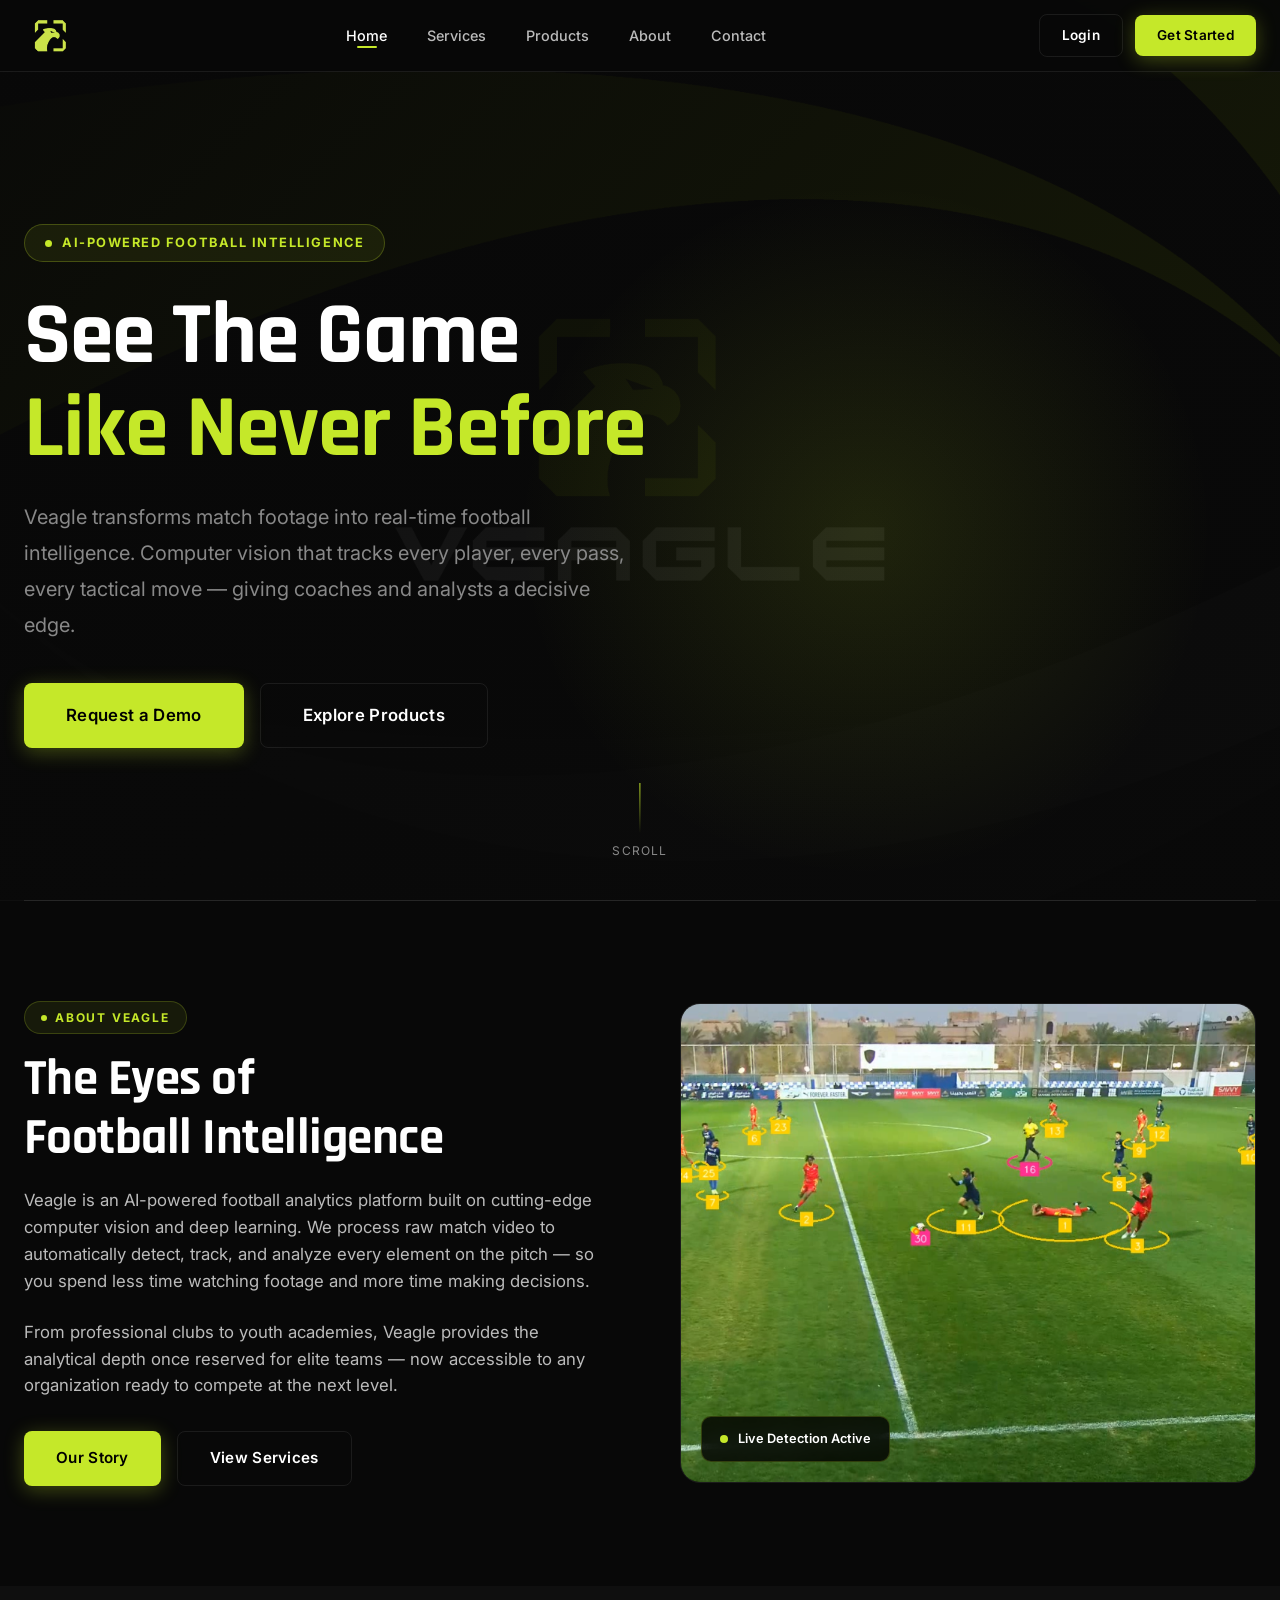
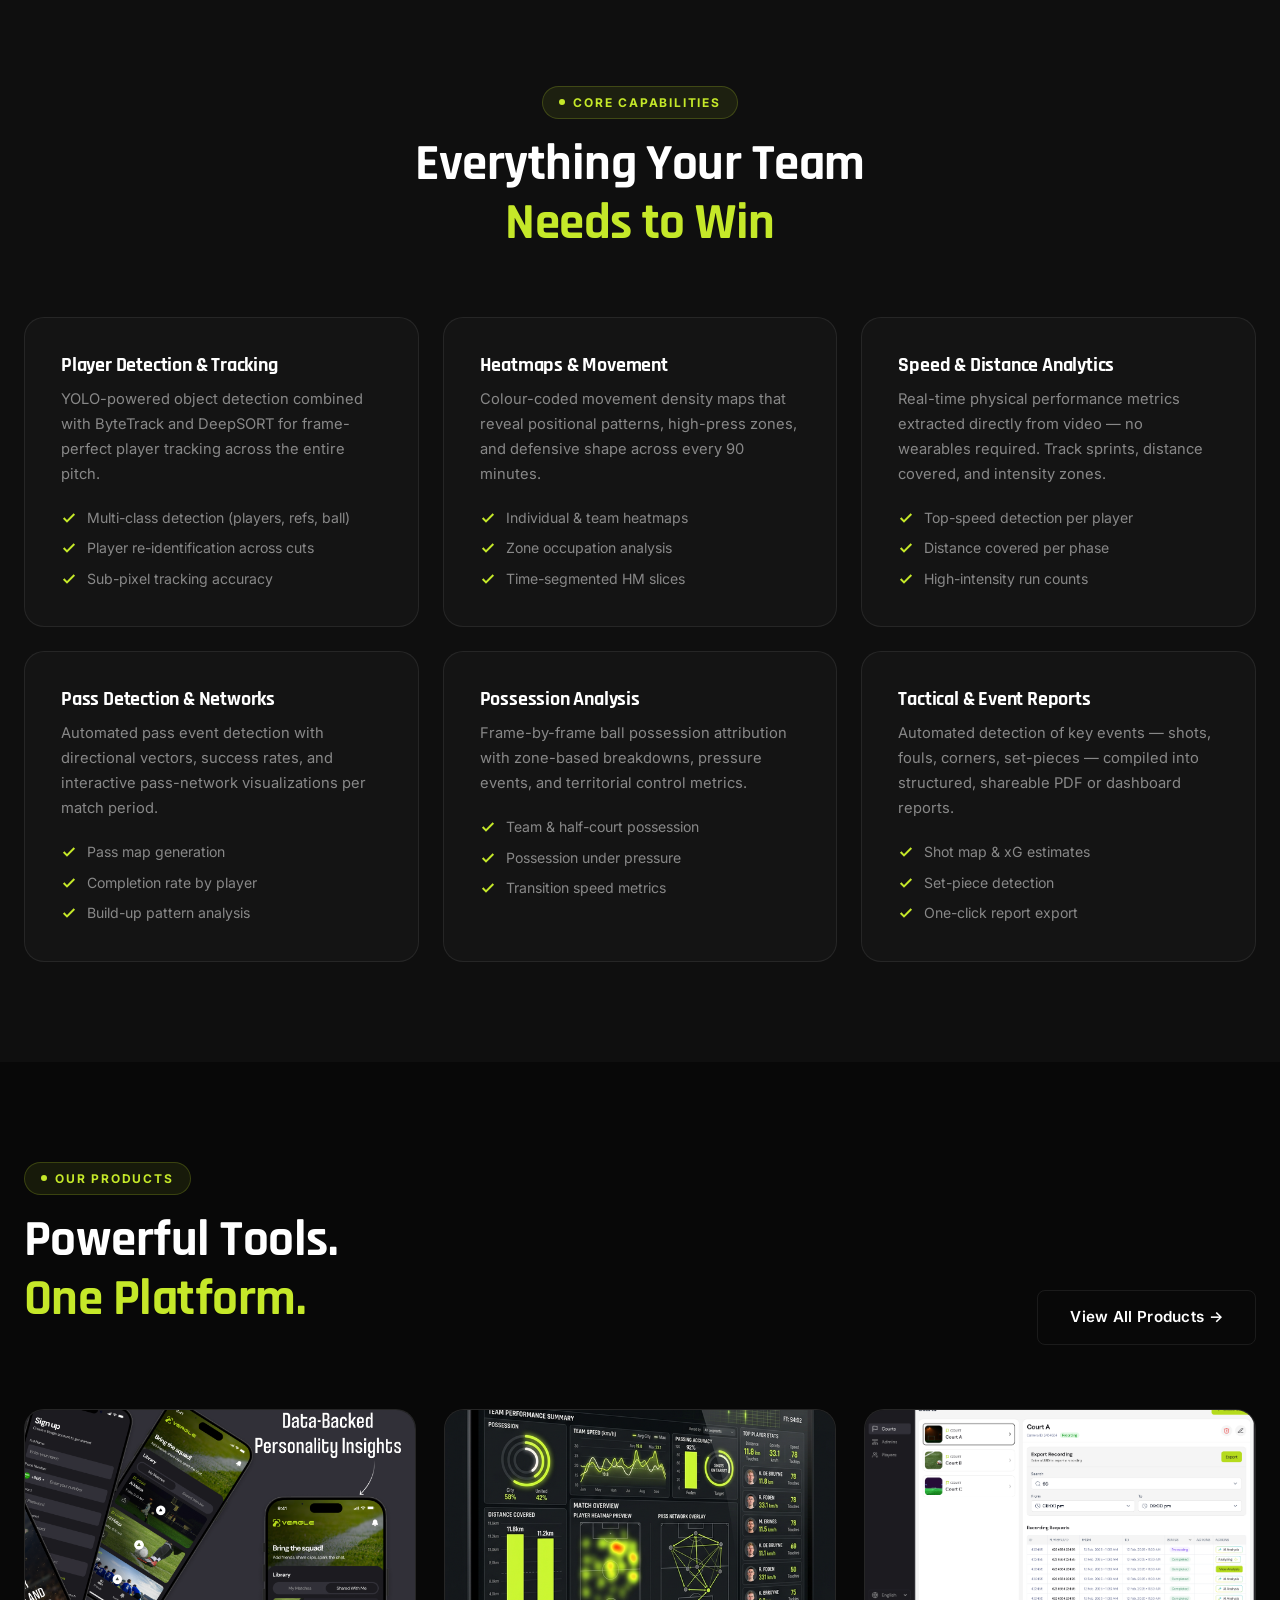
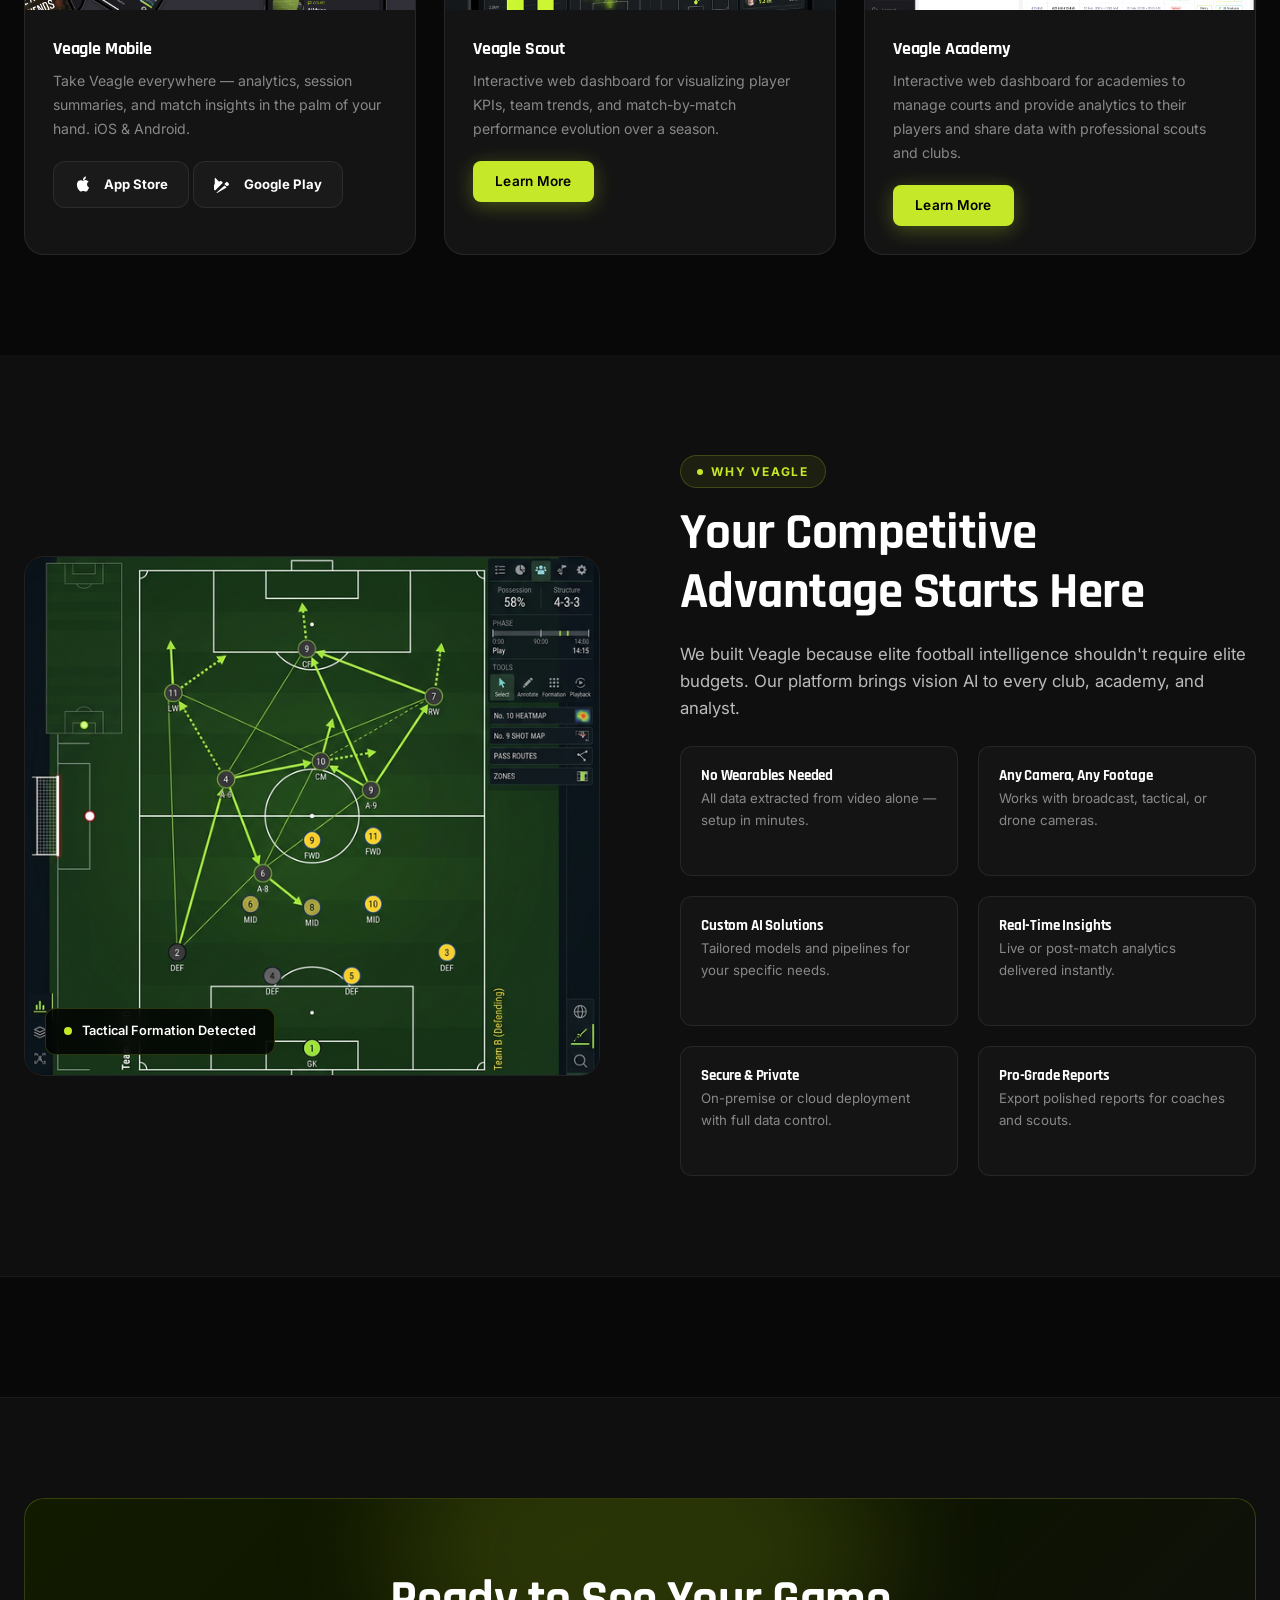
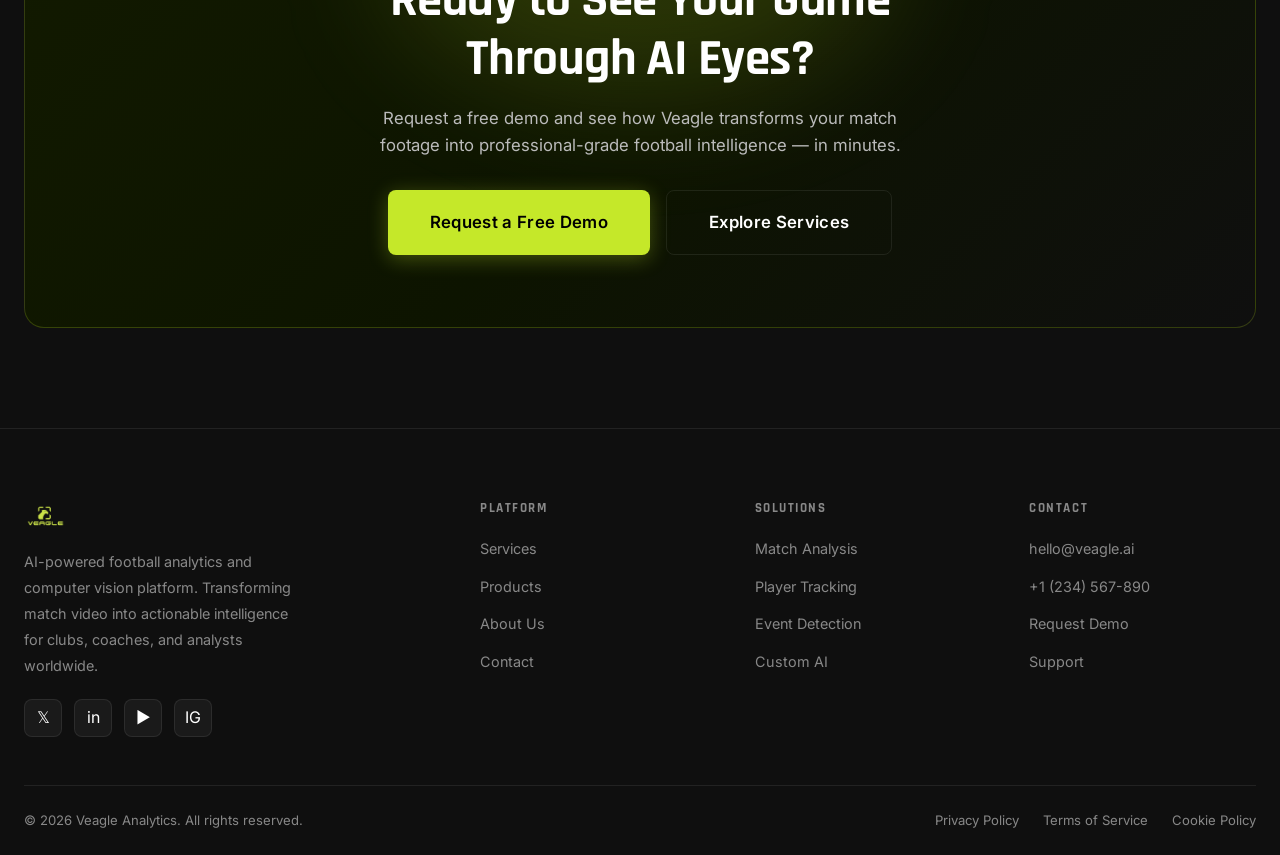
<file: index.html>
<!DOCTYPE html>
<html lang="en">

<head>
  <meta charset="UTF-8" />
  <meta name="viewport" content="width=device-width, initial-scale=1.0" />
  <title>Veagle — AI-Powered Football Analytics & Computer Vision</title>
  <meta name="description"
    content="Veagle transforms match video into professional football insights using computer vision, player tracking, and AI analytics. Built for clubs, coaches, and analysts." />
  <link rel="icon" type="image/png" href="images/Veagle_logo.png" />
  <link rel="stylesheet" href="css/styles.css" />
  <link rel="stylesheet" href="css/index.css" />
</head>

<body>

  <!-- ── Navbar ── -->
  <nav class="navbar" id="navbar">
    <div class="nav-inner">
      <a href="index.html" class="nav-logo">
        <img src="images/Veagle_logo.png" alt="Veagle" />
      </a>
      <ul class="nav-links">
        <li><a href="index.html">Home</a></li>
        <li><a href="services.html">Services</a></li>
        <li><a href="products.html">Products</a></li>
        <li><a href="about.html">About</a></li>
        <li><a href="contact.html">Contact</a></li>
      </ul>
      <div class="nav-cta">
        <a href="https://dashboard.veagle.sa/login" class="btn btn-outline btn-sm" target="_blank">Login</a>
        <a href="contact.html" class="btn btn-primary btn-sm">Get Started</a>
      </div>
      <button class="hamburger" aria-label="Menu">
        <span></span><span></span><span></span>
      </button>
    </div>
  </nav>

  <!-- Mobile Nav -->
  <div class="mobile-nav">
    <a href="index.html">Home</a>
    <a href="services.html">Services</a>
    <a href="products.html">Products</a>
    <a href="about.html">About</a>
    <a href="contact.html">Contact</a>
    <a href="contact.html" class="btn btn-primary">Get Started</a>
  </div>

  <!-- ── Hero ── -->
  <section class="hero">
    <div class="hero-bg"></div>
    <div class="hero-overlay"></div>
    <div class="hero-glow"></div>
    <div class="container">
      <div class="hero-content">
        <div class="hero-badge">
          <span class="live-dot"></span>
          AI-Powered Football Intelligence
        </div>
        <h1>See The Game<br /><span class="accent">Like Never Before</span></h1>
        <p class="hero-sub">
          Veagle transforms match footage into real-time football intelligence.
          Computer vision that tracks every player, every pass, every tactical move —
          giving coaches and analysts a decisive edge.
        </p>
        <div class="hero-cta">
          <a href="contact.html" class="btn btn-primary btn-lg">Request a Demo</a>
          <a href="products.html" class="btn btn-outline btn-lg">Explore Products</a>
        </div>
      </div>
    </div>
    <div class="hero-scroll">
      <div class="scroll-line"></div>
      Scroll
    </div>
  </section>

  <!-- ── Stats Bar ── -->
  <section class="stats-bar-section">
    <div class="container">
      <div class="stats-bar stats-bar-inner reveal">

      </div>
    </div>
  </section>

  <!-- ── About Intro ── -->
  <section class="section">
    <div class="container">
      <div class="split">
        <div class="split-content reveal">
          <span class="section-label">About Veagle</span>
          <h2>The Eyes of<br /><span class="accent">Football Intelligence</span></h2>
          <p>
            Veagle is an AI-powered football analytics platform built on cutting-edge computer
            vision and deep learning. We process raw match video to automatically detect, track,
            and analyze every element on the pitch — so you spend less time watching footage
            and more time making decisions.
          </p>
          <p>
            From professional clubs to youth academies, Veagle provides the analytical depth
            once reserved for elite teams — now accessible to any organization ready to
            compete at the next level.
          </p>
          <div class="about-cta-row">
            <a href="about.html" class="btn btn-primary">Our Story</a>
            <a href="services.html" class="btn btn-outline">View Services</a>
          </div>
        </div>
        <div class="img-frame img-frame-about reveal reveal-delay-2">
          <img src="images/hero_analytics.png" alt="AI football analytics detection overlay" />
          <div class="img-badge">
            <span class="dot"></span>
            <span>Live Detection Active</span>
          </div>
        </div>
      </div>
    </div>
  </section>

  <!-- ── Key Features ── -->
  <section class="section section-alt">
    <div class="container">
      <div class="section-header section-center reveal">
        <span class="section-label">Core Capabilities</span>
        <h2>Everything Your Team<br /><span class="accent">Needs to Win</span></h2>

      </div>
      <div class="features-grid">
        <div class="card reveal reveal-delay-1">
          <h3>Player Detection & Tracking</h3>
          <p>YOLO-powered object detection combined with ByteTrack and DeepSORT for frame-perfect player tracking across
            the entire pitch.</p>
          <ul class="feature-list">
            <li>Multi-class detection (players, refs, ball)</li>
            <li>Player re-identification across cuts</li>
            <li>Sub-pixel tracking accuracy</li>
          </ul>
        </div>
        <div class="card reveal reveal-delay-2">
          <h3>Heatmaps & Movement</h3>
          <p>Colour-coded movement density maps that reveal positional patterns, high-press zones, and defensive shape
            across every 90 minutes.</p>
          <ul class="feature-list">
            <li>Individual & team heatmaps</li>
            <li>Zone occupation analysis</li>
            <li>Time-segmented HM slices</li>
          </ul>
        </div>
        <div class="card reveal reveal-delay-3">
          <h3>Speed & Distance Analytics</h3>
          <p>Real-time physical performance metrics extracted directly from video — no wearables required. Track
            sprints, distance covered, and intensity zones.</p>
          <ul class="feature-list">
            <li>Top-speed detection per player</li>
            <li>Distance covered per phase</li>
            <li>High-intensity run counts</li>
          </ul>
        </div>
        <div class="card reveal reveal-delay-1">
          <h3>Pass Detection & Networks</h3>
          <p>Automated pass event detection with directional vectors, success rates, and interactive pass-network
            visualizations per match period.</p>
          <ul class="feature-list">
            <li>Pass map generation</li>
            <li>Completion rate by player</li>
            <li>Build-up pattern analysis</li>
          </ul>
        </div>
        <div class="card reveal reveal-delay-2">
          <h3>Possession Analysis</h3>
          <p>Frame-by-frame ball possession attribution with zone-based breakdowns, pressure events, and territorial
            control metrics.</p>
          <ul class="feature-list">
            <li>Team & half-court possession</li>
            <li>Possession under pressure</li>
            <li>Transition speed metrics</li>
          </ul>
        </div>
        <div class="card reveal reveal-delay-3">
          <h3>Tactical & Event Reports</h3>
          <p>Automated detection of key events — shots, fouls, corners, set-pieces — compiled into structured, shareable
            PDF or dashboard reports.</p>
          <ul class="feature-list">
            <li>Shot map & xG estimates</li>
            <li>Set-piece detection</li>
            <li>One-click report export</li>
          </ul>
        </div>
      </div>
    </div>
  </section>

  <!-- ── Product Highlights ── -->
  <section class="section">
    <div class="container">
      <div class="section-header section-header-flex reveal">
        <div>
          <span class="section-label">Our Products</span>
          <h2>Powerful Tools.<br /><span class="accent">One Platform.</span></h2>
        </div>
        <a href="products.html" class="btn btn-outline">View All Products →</a>
      </div>
      <div class="grid-3 products-grid-gap">

        <div class="product-card reveal reveal-delay-1">
          <a href="products.html">
            <div class="product-card-img">
              <img src="images/veagle_mobile.png" alt="Veagle Mobile App" />

            </div>

            <div class="product-card-body">
              <h3>Veagle Mobile</h3>
              <p>Take Veagle everywhere — analytics, session summaries, and match insights in the palm of your hand. iOS
                &amp; Android.</p>

              <div class="store-badges-row">
                <a href="https://apps.apple.com/sa/app/veagle/id6752622826" target="_blank" rel="noopener"
                  class="store-badge">
                  <div class="store-badge-inner store-badge-sm">
                    <svg width="18" height="18" viewBox="0 0 24 24" fill="currentColor">
                      <path
                        d="M18.71 19.5c-.83 1.24-1.71 2.45-3.05 2.47-1.34.03-1.77-.79-3.29-.79-1.53 0-2 .77-3.27.82-1.31.05-2.3-1.32-3.14-2.53C4.25 17 2.94 12.45 4.7 9.39c.87-1.52 2.43-2.48 4.12-2.51 1.28-.02 2.5.87 3.29.87.78 0 2.26-1.07 3.8-.91.65.03 2.47.26 3.64 1.98-.09.06-2.17 1.28-2.15 3.81.03 3.02 2.65 4.03 2.68 4.04-.03.07-.42 1.44-1.38 2.83M13 3.5c.73-.83 1.94-1.46 2.94-1.5.13 1.17-.34 2.35-1.04 3.19-.69.85-1.83 1.51-2.95 1.42-.15-1.15.41-2.35 1.05-3.11z" />
                    </svg>
                    <span class="store-badge-sm-label">App Store</span>
                  </div>
                </a>
                <a href="https://play.google.com/store/apps/details?id=com.veagle.player&amp;pcampaignid=web_share"
                  target="_blank" rel="noopener" class="store-badge">
                  <div class="store-badge-inner store-badge-sm">
                    <svg width="18" height="18" viewBox="0 0 24 24" fill="currentColor">
                      <path
                        d="M3.18 23.76c.3.17.64.24.99.18l12.6-7.26-2.72-2.72-10.87 9.8zm-1.76-20.4C1.16 3.7 1 4.08 1 4.56v14.88c0 .48.16.86.42 1.2l.07.06 8.34-8.34v-.2L1.49 3.82l-.07.06zm18.07 7.2-2.6-1.5-3.03 3.03 3.03 3.03 2.63-1.52c.75-.43.75-1.12 0-1.54zm-18.45 9.7 10.87-9.8-2.72-2.72-12.6 7.26c-.3.17-.47.42-.47.72s.17.55.47.72l4.45 3.82z" />
                    </svg>
                    <span class="store-badge-sm-label">Google Play</span>
                  </div>
                </a>
              </div>

            </div>
          </a>
        </div>

        <div class="product-card reveal reveal-delay-2">
          <a href="products.html">
            <div class="product-card-img">
              <img src="images/dashboard_ui.png" alt="Veagle Scout" />

            </div>
            <div class="product-card-body">
              <h3>Veagle Scout</h3>
              <p>Interactive web dashboard for visualizing player KPIs, team trends, and match-by-match performance
                evolution over a season.</p>
              <a href="products.html" class="btn btn-primary btn-sm">Learn More</a>
            </div>
          </a>
        </div>
        <div class="product-card reveal reveal-delay-3">
          <a href="products.html">
            <div class="product-card-img">
              <img src="images/tracking_overlay.png" alt="Veagle Academy" />

            </div>
            <div class="product-card-body">
              <h3>Veagle Academy</h3>
              <p>Interactive web dashboard for academies to manage courts and provide analytics to their players and
                share
                data with professional scouts and clubs.</p>
              <a href="products.html" class="btn btn-primary btn-sm">Learn More</a>
            </div>
          </a>
        </div>
      </div>
    </div>
  </section>

  <!-- ── Why Veagle ── -->
  <section class="section section-alt">
    <div class="container">
      <div class="split">
        <div class="img-frame img-frame-why reveal">
          <img src="images/tactical_board.png" alt="Tactical analysis visual" />
          <div class="img-badge">
            <span class="dot"></span>
            <span>Tactical Formation Detected</span>
          </div>
        </div>
        <div class="split-content reveal reveal-delay-2">
          <span class="section-label">Why Veagle</span>
          <h2>Your Competitive<br /><span class="accent">Advantage Starts Here</span></h2>
          <p>We built Veagle because elite football intelligence shouldn't require elite budgets. Our platform brings
            vision AI to every club, academy, and analyst.</p>
          <div class="why-grid">
            <div class="why-item">
              <div>
                <h4>No Wearables Needed</h4>
                <p>All data extracted from video alone — setup in minutes.</p>
              </div>
            </div>
            <div class="why-item">
              <div>
                <h4>Any Camera, Any Footage</h4>
                <p>Works with broadcast, tactical, or drone cameras.</p>
              </div>
            </div>
            <div class="why-item">
              <div>
                <h4>Custom AI Solutions</h4>
                <p>Tailored models and pipelines for your specific needs.</p>
              </div>
            </div>
            <div class="why-item">
              <div>
                <h4>Real-Time Insights</h4>
                <p>Live or post-match analytics delivered instantly.</p>
              </div>
            </div>
            <div class="why-item">
              <div>
                <h4>Secure & Private</h4>
                <p>On-premise or cloud deployment with full data control.</p>
              </div>
            </div>
            <div class="why-item">
              <div>
                <h4>Pro-Grade Reports</h4>
                <p>Export polished reports for coaches and scouts.</p>
              </div>
            </div>
          </div>
        </div>
      </div>
    </div>
  </section>

  <!-- ── Client Logos ── -->
  <section class="client-band">
    <div class="container">

    </div>
  </section>

  <!-- ── Testimonials ── -->


  <!-- ── CTA Banner ── -->
  <section class="section section-alt">
    <div class="container">
      <div class="cta-banner reveal">
        <h2>Ready to See Your Game<br /><span class="accent">Through AI Eyes?</span></h2>
        <p>Request a free demo and see how Veagle transforms your match footage into professional-grade football
          intelligence — in minutes.</p>
        <div class="btn-group">
          <a href="contact.html" class="btn btn-primary btn-lg">Request a Free Demo</a>
          <a href="services.html" class="btn btn-outline btn-lg">Explore Services</a>
        </div>
      </div>
    </div>
  </section>

  <!-- ── Footer ── -->
  <footer>
    <div class="container">
      <div class="footer-grid">
        <div class="footer-brand">
          <img src="images/Veagle_logo_text.png" alt="Veagle Football Analytics" />
          <p>AI-powered football analytics and computer vision platform. Transforming match video into actionable
            intelligence for clubs, coaches, and analysts worldwide.</p>
          <div class="footer-social">
            <a href="#" class="social-icon" aria-label="Twitter">𝕏</a>
            <a href="#" class="social-icon" aria-label="LinkedIn">in</a>
            <a href="#" class="social-icon" aria-label="YouTube">▶</a>
            <a href="#" class="social-icon" aria-label="Instagram">IG</a>
          </div>
        </div>
        <div class="footer-col">
          <h5>Platform</h5>
          <ul>
            <li><a href="services.html">Services</a></li>
            <li><a href="products.html">Products</a></li>
            <li><a href="about.html">About Us</a></li>
            <li><a href="contact.html">Contact</a></li>
          </ul>
        </div>
        <div class="footer-col">
          <h5>Solutions</h5>
          <ul>
            <li><a href="services.html">Match Analysis</a></li>
            <li><a href="services.html">Player Tracking</a></li>
            <li><a href="services.html">Event Detection</a></li>
            <li><a href="services.html">Custom AI</a></li>
          </ul>
        </div>
        <div class="footer-col">
          <h5>Contact</h5>
          <ul>
            <li><a href="mailto:hello@veagle.ai">hello@veagle.ai</a></li>
            <li><a href="tel:+1234567890">+1 (234) 567-890</a></li>
            <li><a href="contact.html">Request Demo</a></li>
            <li><a href="contact.html">Support</a></li>
          </ul>
        </div>
      </div>
      <div class="footer-bottom">
        <span>© 2026 Veagle Analytics. All rights reserved.</span>
        <div class="footer-bottom-links">
          <a href="#">Privacy Policy</a>
          <a href="#">Terms of Service</a>
          <a href="#">Cookie Policy</a>
        </div>
      </div>
    </div>
  </footer>

  <script src="js/main.js"></script>
</body>

</html>
</file>
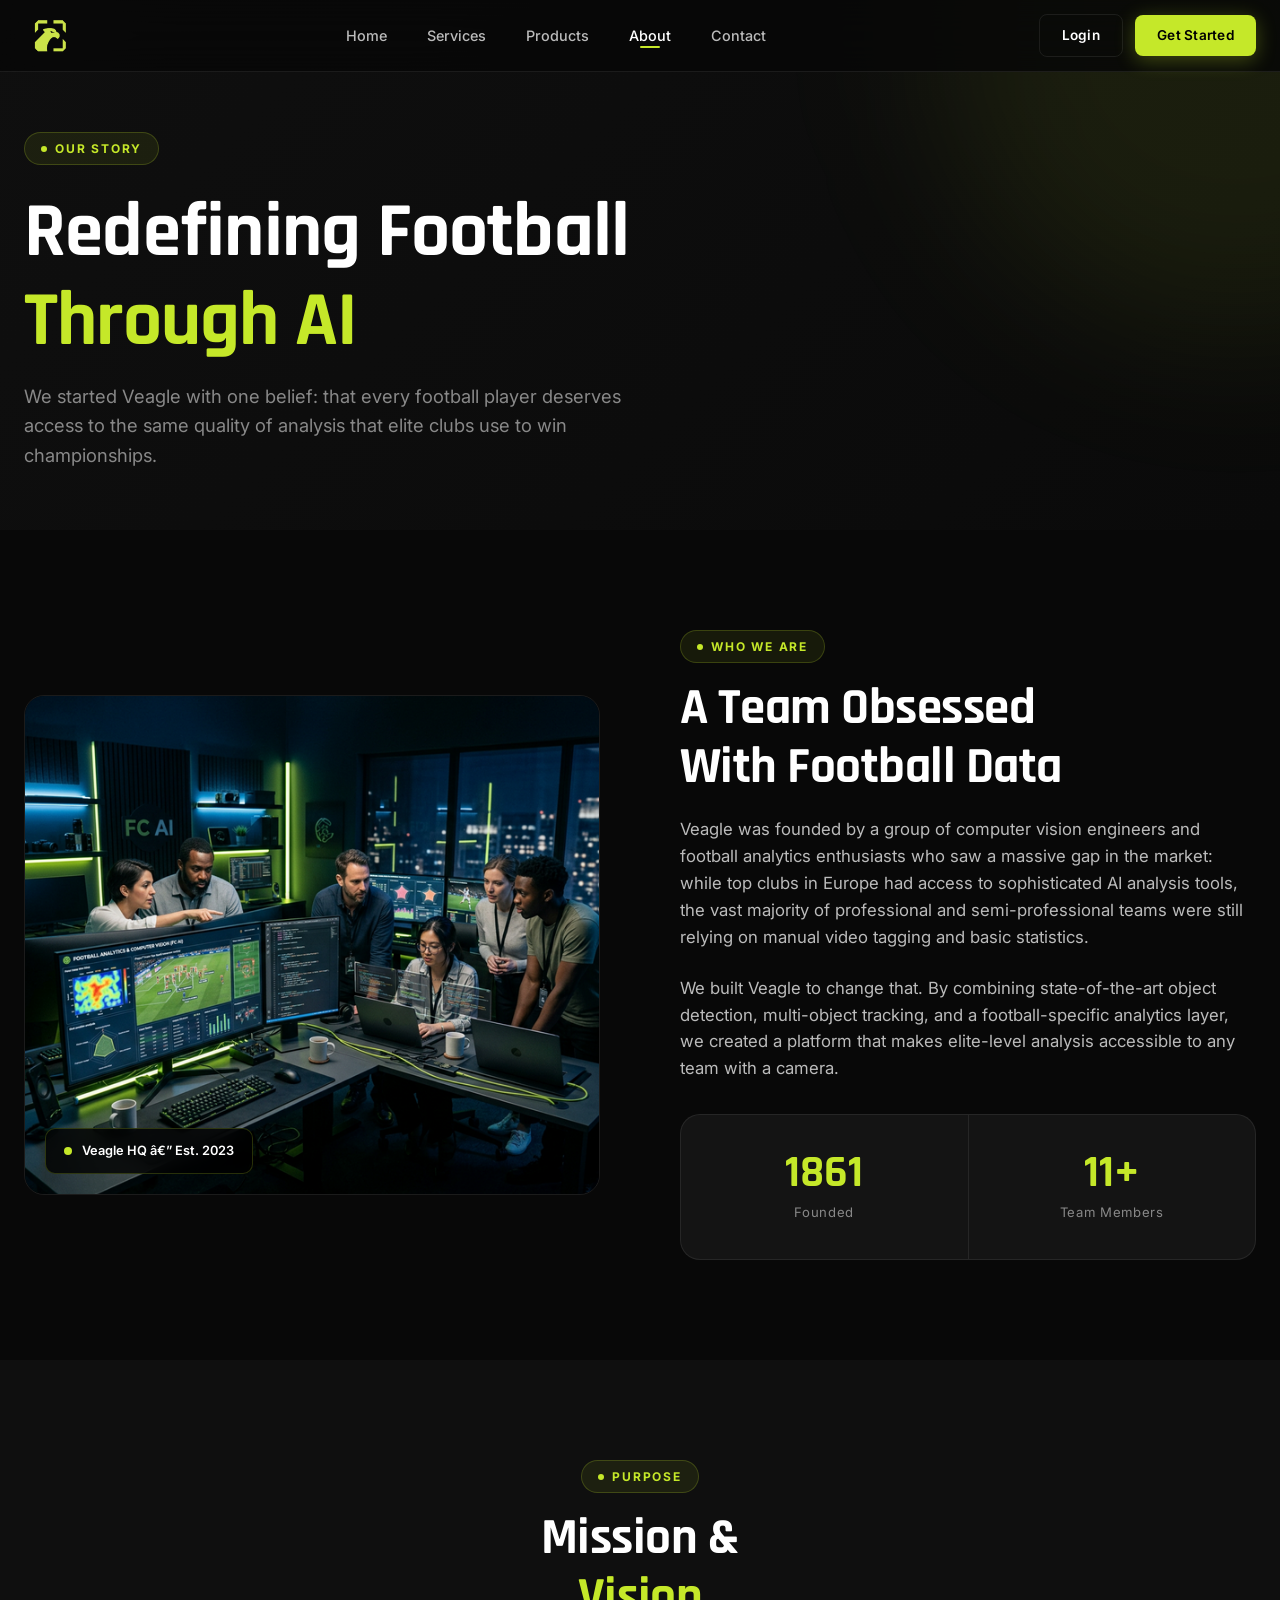
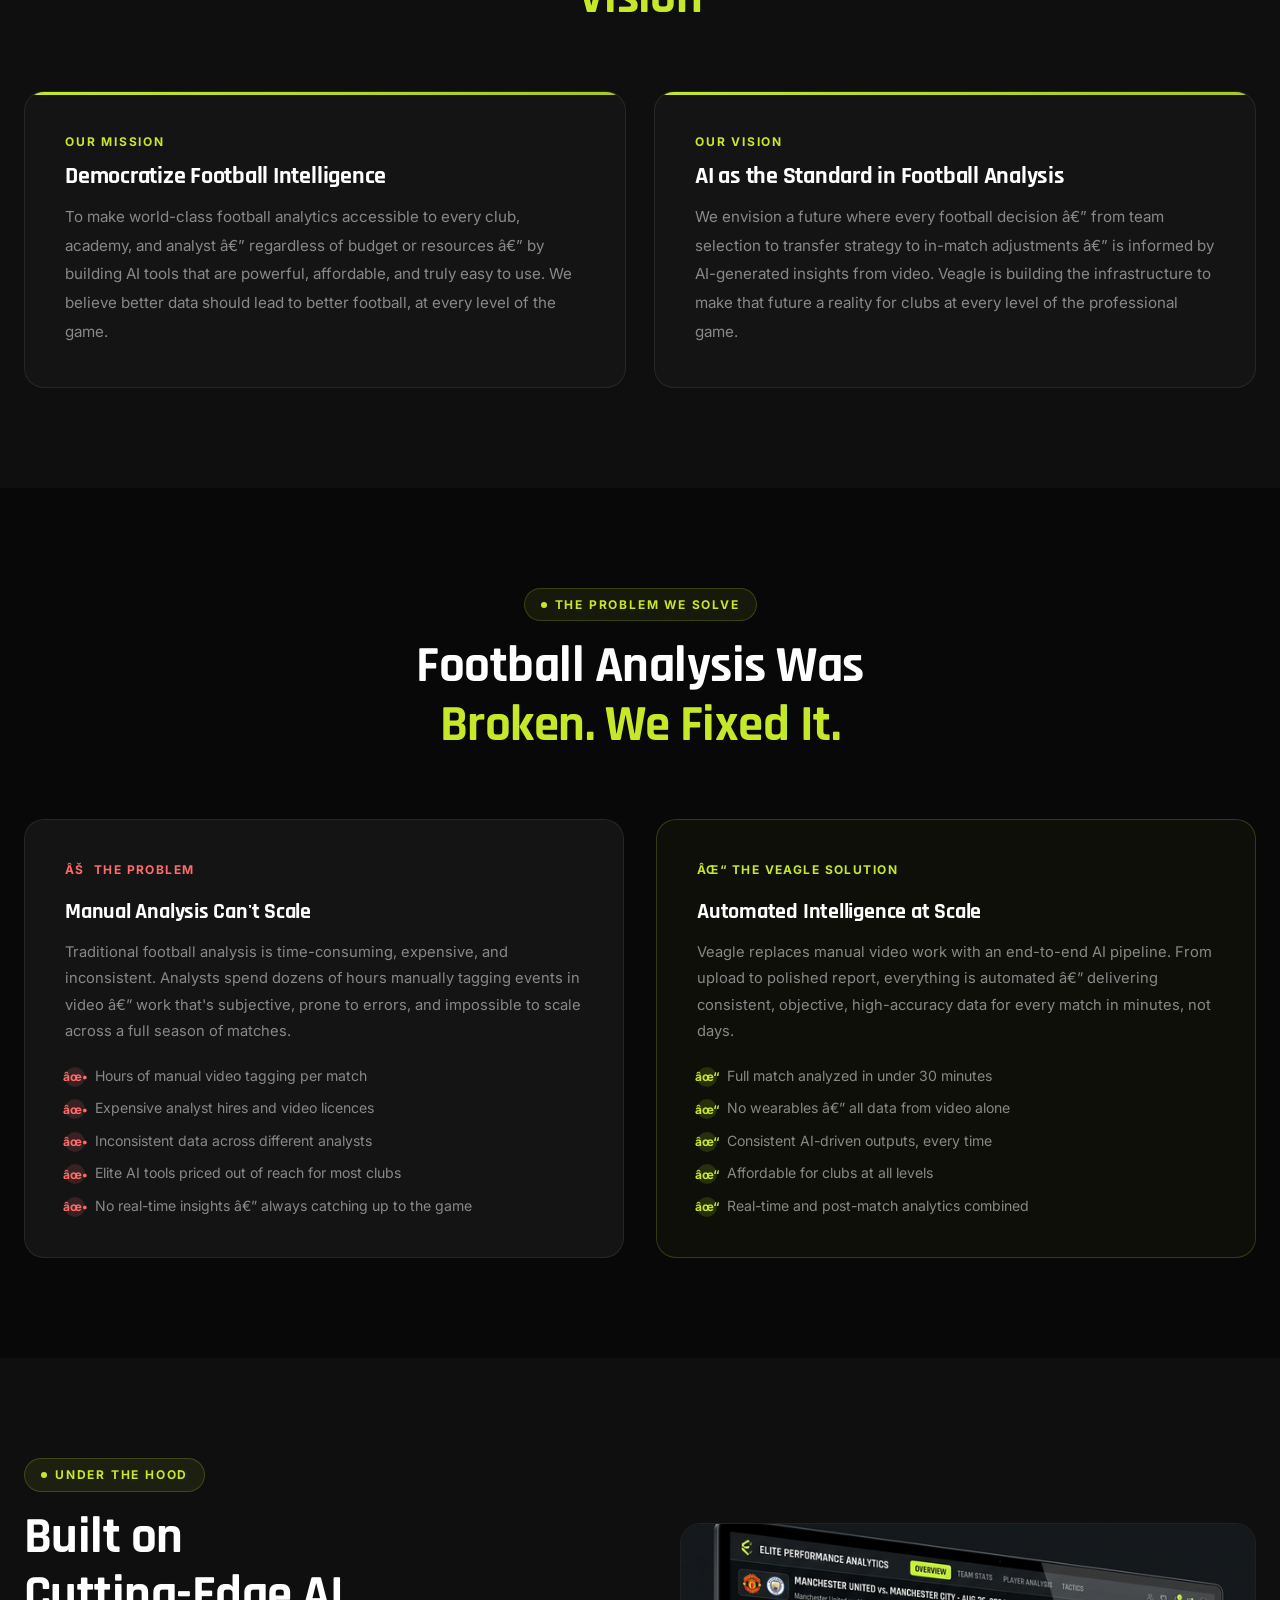
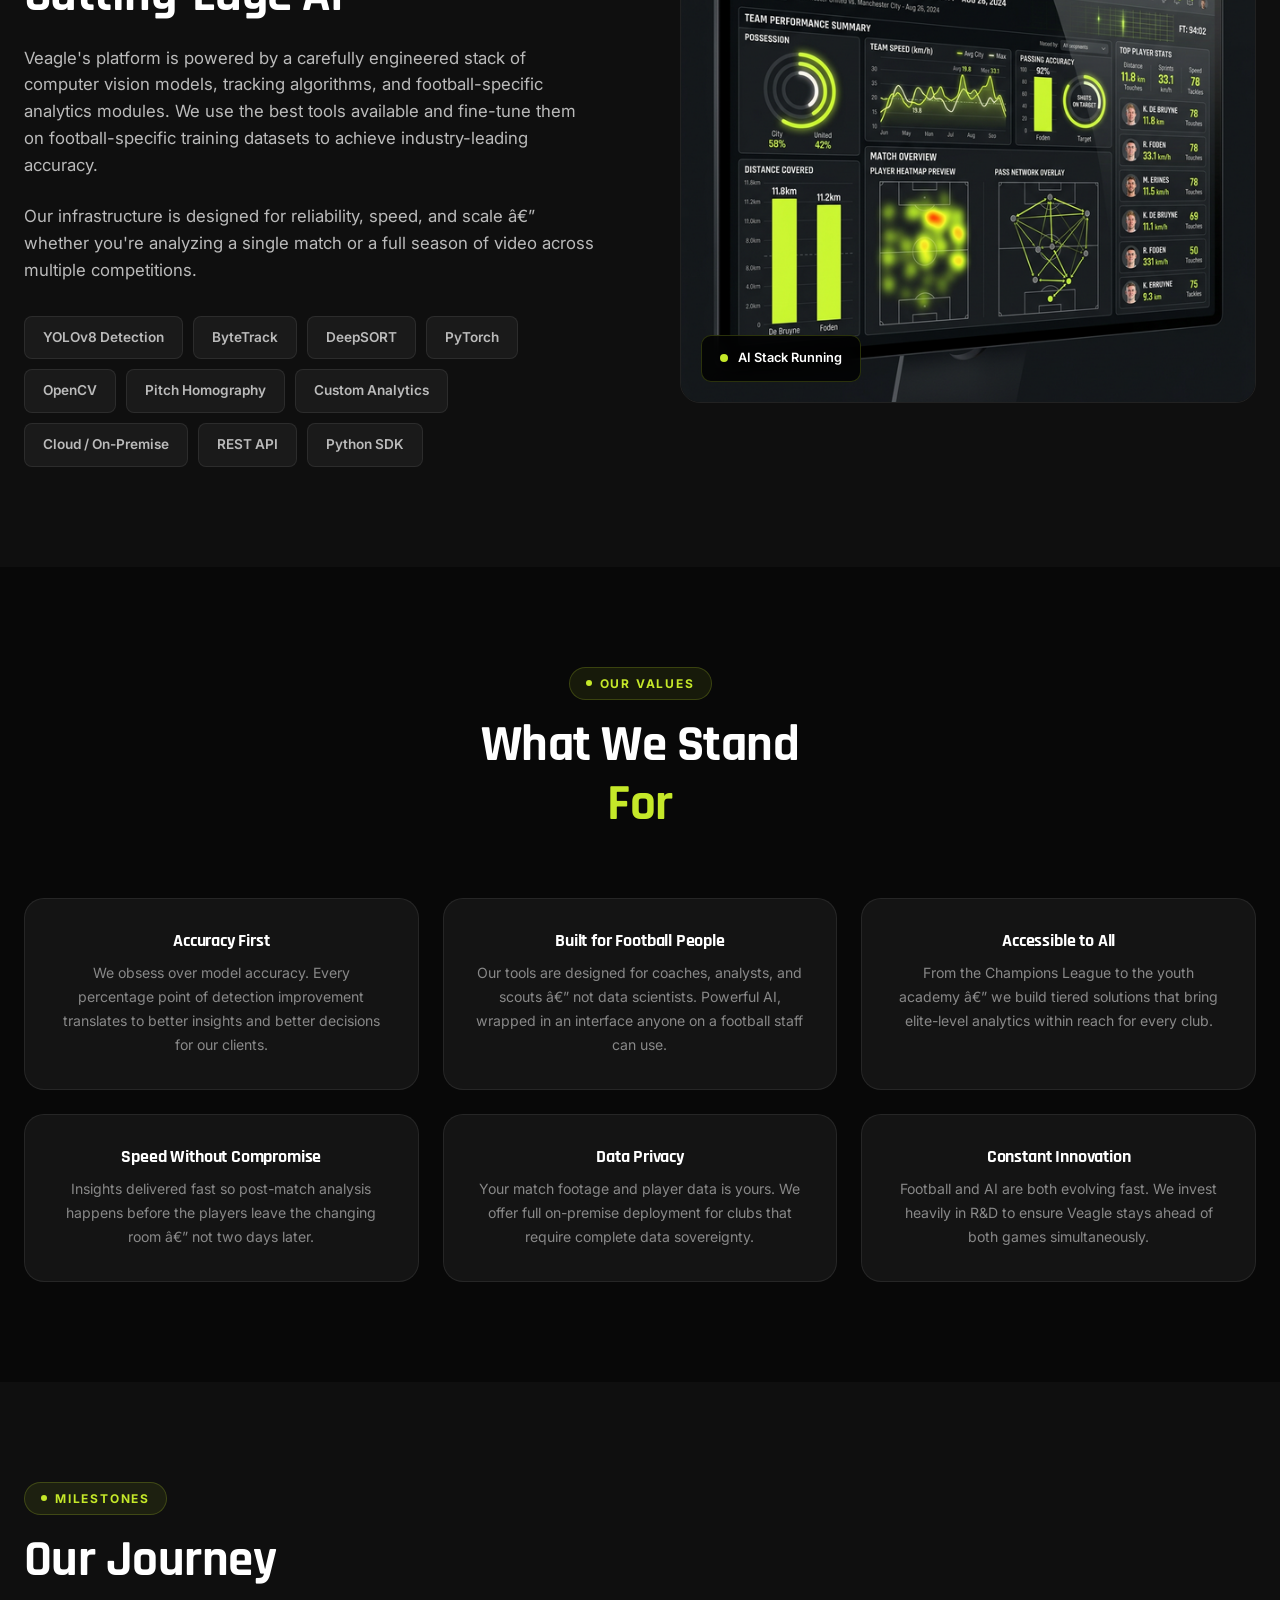
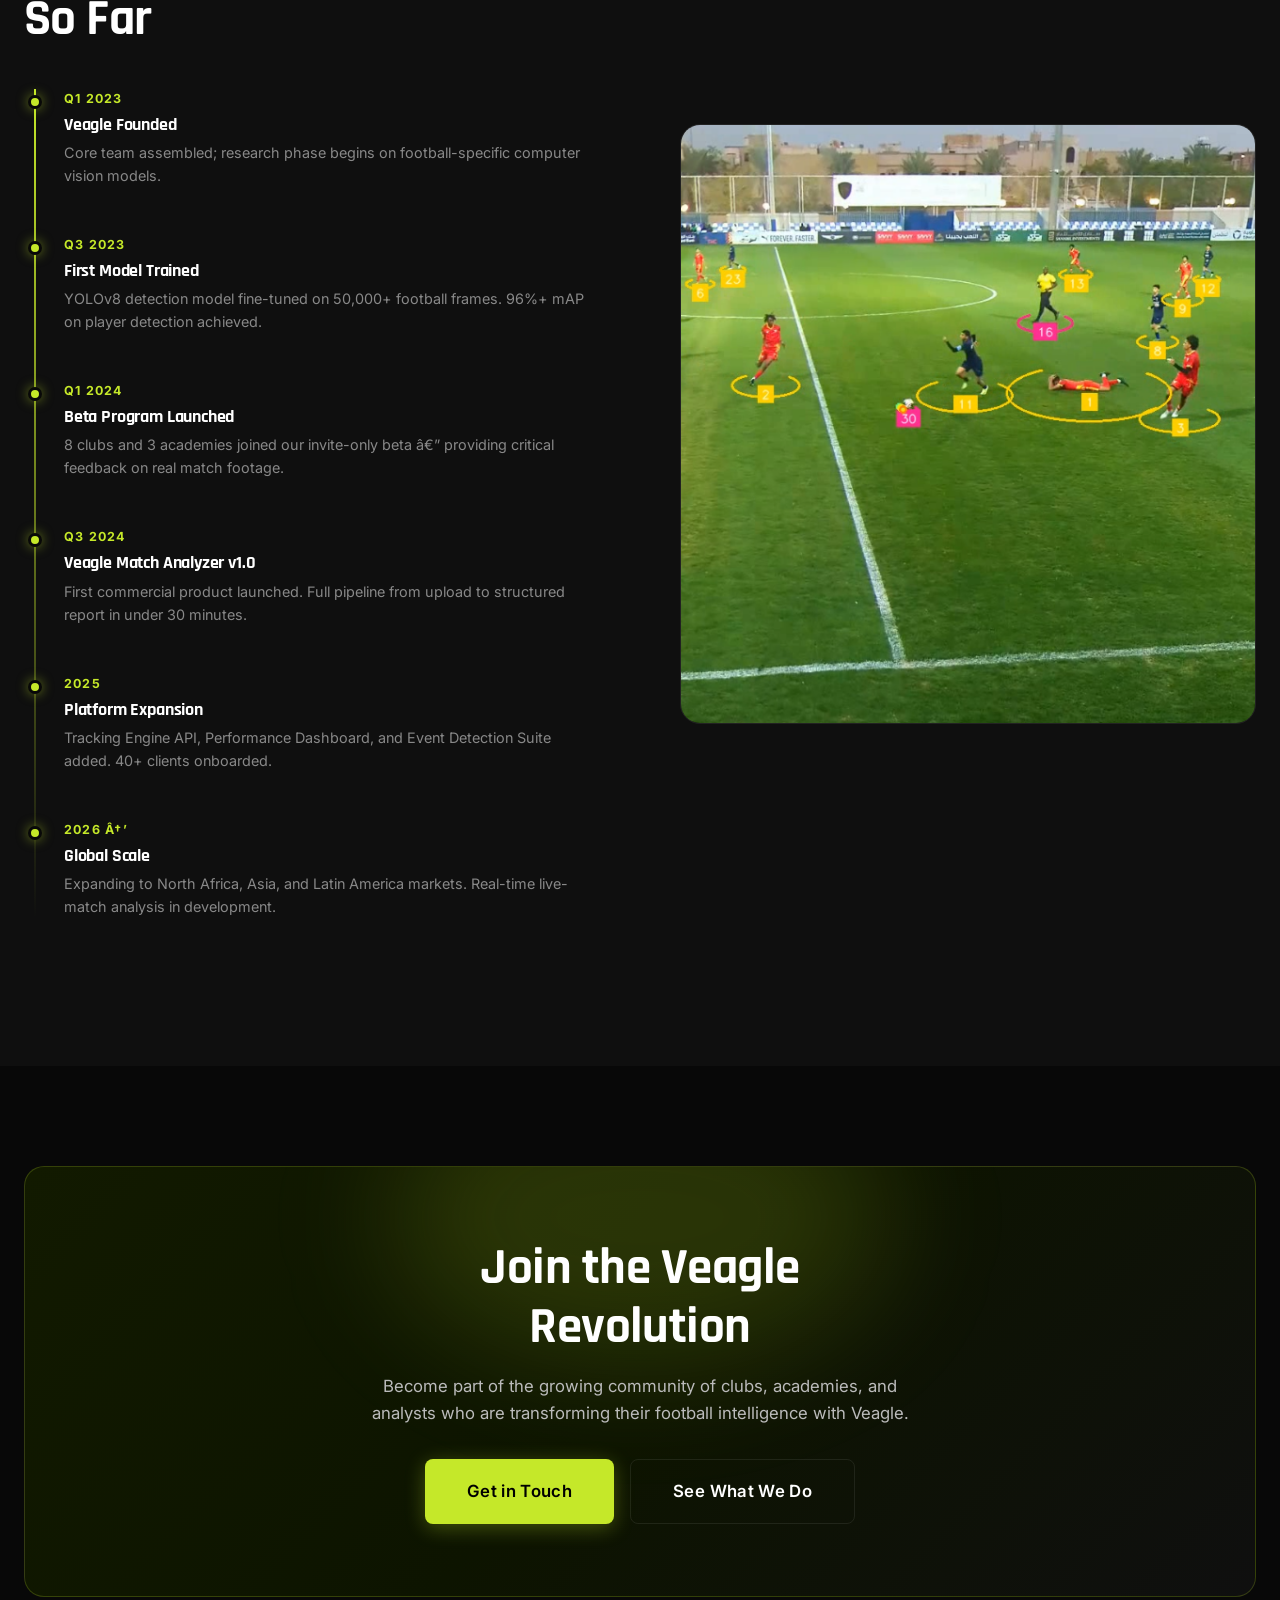
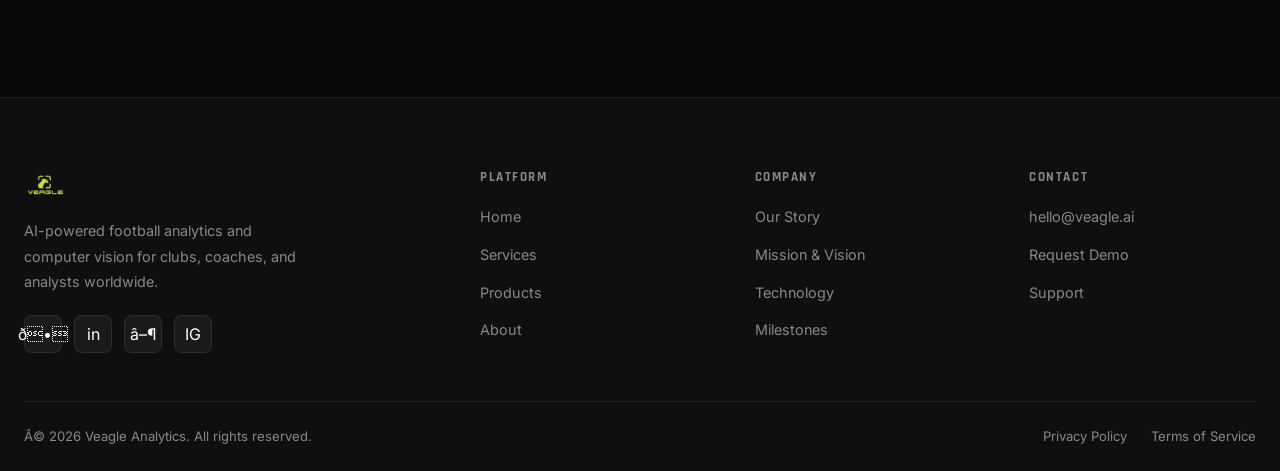
<file: about.html>
﻿<!DOCTYPE html>
<html lang="en">

<head>
    <meta charset="UTF-8" />
    <meta name="viewport" content="width=device-width, initial-scale=1.0" />
    <title>About â€” Veagle Football Analytics</title>
    <meta name="description"
        content="Learn about Veagle â€” our mission to democratize football analytics through AI and computer vision, our technology stack, and the team behind the platform." />
    <link rel="icon" type="image/png" href="images/Veagle_logo.png" />
    <link rel="stylesheet" href="css/styles.css" />
    <link rel="stylesheet" href="css/about.css" />
</head>


<body>

    <!-- â”€â”€ Navbar â”€â”€ -->
    <nav class="navbar" id="navbar">
        <div class="nav-inner">
            <a href="index.html" class="nav-logo"><img src="images/Veagle_logo.png" alt="Veagle" /></a>
            <ul class="nav-links">
                <li><a href="index.html">Home</a></li>
                <li><a href="services.html">Services</a></li>
                <li><a href="products.html">Products</a></li>
                <li><a href="about.html">About</a></li>
                <li><a href="contact.html">Contact</a></li>
            </ul>
            <div class="nav-cta">
                <a href="https://dashboard.veagle.sa/login" class="btn btn-outline btn-sm" target="_blank">Login</a>
                <a href="contact.html" class="btn btn-primary btn-sm">Get Started</a>
            </div>
            <button class="hamburger" aria-label="Menu"><span></span><span></span><span></span></button>
        </div>
    </nav>
    <div class="mobile-nav">
        <a href="index.html">Home</a>
        <a href="services.html">Services</a>
        <a href="products.html">Products</a>
        <a href="about.html">About</a>
        <a href="contact.html">Contact</a>
        <a href="contact.html" class="btn btn-primary">Get Started</a>
    </div>

    <!-- â”€â”€ Hero â”€â”€ -->
    <section class="page-hero">
        <div class="container">
            <span class="section-label hero-badge">Our Story</span>
            <h1>Redefining Football<br /><span class="accent">Through AI</span></h1>
            <p>We started Veagle with one belief: that every football player deserves access to the same quality of
                analysis that elite clubs use to win championships.</p>
        </div>
    </section>

    <!-- â”€â”€ Company Intro (Split) â”€â”€ -->
    <section class="section">
        <div class="container">
            <div class="split">
                <div class="img-frame img-frame-about-intro reveal">
                    <img src="images/about_team.png" alt="Veagle technology team" />
                    <div class="img-badge"><span class="dot"></span><span>Veagle HQ â€” Est. 2023</span></div>
                </div>
                <div class="split-content reveal reveal-delay-2">
                    <span class="section-label">Who We Are</span>
                    <h2>A Team Obsessed<br /><span class="accent">With Football Data</span></h2>
                    <p>Veagle was founded by a group of computer vision engineers and football analytics enthusiasts who
                        saw a massive gap in the market: while top clubs in Europe had access to sophisticated AI
                        analysis tools, the vast majority of professional and semi-professional teams were still relying
                        on manual video tagging and basic statistics.</p>
                    <p>We built Veagle to change that. By combining state-of-the-art object detection, multi-object
                        tracking, and a football-specific analytics layer, we created a platform that makes elite-level
                        analysis accessible to any team with a camera.</p>
                    <div class="stats-bar stats-bar-about reveal">
                        <div class="stat-item">
                            <div class="stat-num" data-target="2023" data-suffix="">2023</div>
                            <div class="stat-label">Founded</div>
                        </div>
                        <div class="stat-item">
                            <div class="stat-num" data-target="12" data-suffix="+">0+</div>
                            <div class="stat-label">Team Members</div>
                        </div>

                    </div>
                </div>
            </div>
        </div>
    </section>

    <!-- â”€â”€ Mission & Vision â”€â”€ -->
    <section class="section section-alt">
        <div class="container">
            <div class="section-header section-center reveal">
                <span class="section-label">Purpose</span>
                <h2>Mission &<br /><span class="accent">Vision</span></h2>
            </div>
            <div class="mission-vision">
                <div class="mv-card reveal reveal-delay-1">
                    <div class="mv-label">Our Mission</div>
                    <h3>Democratize Football Intelligence</h3>
                    <p>To make world-class football analytics accessible to every club, academy, and analyst â€”
                        regardless of budget or resources â€” by building AI tools that are powerful, affordable, and
                        truly easy to use. We believe better data should lead to better football, at every level of the
                        game.</p>
                </div>
                <div class="mv-card reveal reveal-delay-2">
                    <div class="mv-label">Our Vision</div>
                    <h3>AI as the Standard in Football Analysis</h3>
                    <p>We envision a future where every football decision â€” from team selection to transfer strategy
                        to
                        in-match adjustments â€” is informed by AI-generated insights from video. Veagle is building the
                        infrastructure to make that future a reality for clubs at every level of the professional game.
                    </p>
                </div>
            </div>
        </div>
    </section>

    <!-- â”€â”€ Problem / Solution â”€â”€ -->
    <section class="section">
        <div class="container">
            <div class="section-header section-center reveal">
                <span class="section-label">The Problem We Solve</span>
                <h2>Football Analysis Was<br /><span class="accent">Broken. We Fixed It.</span></h2>
            </div>
            <div class="prob-sol">
                <div class="ps-col reveal reveal-delay-1">
                    <div class="ps-label problem">âš  The Problem</div>
                    <h3>Manual Analysis Can't Scale</h3>
                    <p>Traditional football analysis is time-consuming, expensive, and inconsistent. Analysts spend
                        dozens of hours manually tagging events in video â€” work that's subjective, prone to errors,
                        and
                        impossible to scale across a full season of matches.</p>
                    <ul class="ps-list problem">
                        <li>
                            <div class="bullet">âœ•</div>Hours of manual video tagging per match
                        </li>
                        <li>
                            <div class="bullet">âœ•</div>Expensive analyst hires and video licences
                        </li>
                        <li>
                            <div class="bullet">âœ•</div>Inconsistent data across different analysts
                        </li>
                        <li>
                            <div class="bullet">âœ•</div>Elite AI tools priced out of reach for most clubs
                        </li>
                        <li>
                            <div class="bullet">âœ•</div>No real-time insights â€” always catching up to the game
                        </li>
                    </ul>
                </div>
                <div class="ps-col solution-col reveal reveal-delay-2">
                    <div class="ps-label solution">âœ“ The Veagle Solution</div>
                    <h3>Automated Intelligence at Scale</h3>
                    <p>Veagle replaces manual video work with an end-to-end AI pipeline. From upload to polished report,
                        everything is automated â€” delivering consistent, objective, high-accuracy data for every match
                        in minutes, not days.</p>
                    <ul class="ps-list solution">
                        <li>
                            <div class="bullet">âœ“</div>Full match analyzed in under 30 minutes
                        </li>
                        <li>
                            <div class="bullet">âœ“</div>No wearables â€” all data from video alone
                        </li>
                        <li>
                            <div class="bullet">âœ“</div>Consistent AI-driven outputs, every time
                        </li>
                        <li>
                            <div class="bullet">âœ“</div>Affordable for clubs at all levels
                        </li>
                        <li>
                            <div class="bullet">âœ“</div>Real-time and post-match analytics combined
                        </li>
                    </ul>
                </div>
            </div>
        </div>
    </section>

    <!-- â”€â”€ Technology Stack â”€â”€ -->
    <section class="section section-alt">
        <div class="container">
            <div class="split">
                <div class="split-content reveal">
                    <span class="section-label">Under the Hood</span>
                    <h2>Built on<br /><span class="accent">Cutting-Edge AI</span></h2>
                    <p>Veagle's platform is powered by a carefully engineered stack of computer vision models, tracking
                        algorithms, and football-specific analytics modules. We use the best tools available and
                        fine-tune them on football-specific training datasets to achieve industry-leading accuracy.</p>
                    <p>Our infrastructure is designed for reliability, speed, and scale â€” whether you're analyzing a
                        single match or a full season of video across multiple competitions.</p>
                    <div class="tech-stack tech-stack-about">
                        <div class="tech-badge">YOLOv8 Detection</div>
                        <div class="tech-badge">ByteTrack</div>
                        <div class="tech-badge">DeepSORT</div>
                        <div class="tech-badge">PyTorch</div>
                        <div class="tech-badge">OpenCV</div>
                        <div class="tech-badge">Pitch Homography</div>
                        <div class="tech-badge">Custom Analytics</div>
                        <div class="tech-badge">Cloud / On-Premise</div>
                        <div class="tech-badge">REST API</div>
                        <div class="tech-badge">Python SDK</div>
                    </div>
                </div>
                <div class="img-frame img-frame-about-tech reveal reveal-delay-2">
                    <img src="images/dashboard_ui.png" alt="Veagle technology dashboard" />
                    <div class="img-badge"><span class="dot"></span><span>AI Stack Running</span></div>
                </div>
            </div>
        </div>
    </section>

    <!-- â”€â”€ Values â”€â”€ -->
    <section class="section">
        <div class="container">
            <div class="section-header section-center reveal">
                <span class="section-label">Our Values</span>
                <h2>What We Stand<br /><span class="accent">For</span></h2>
            </div>
            <div class="values-grid">
                <div class="value-card reveal reveal-delay-1">
                    <h3>Accuracy First</h3>
                    <p>We obsess over model accuracy. Every percentage point of detection improvement translates to
                        better insights and better decisions for our clients.</p>
                </div>
                <div class="value-card reveal reveal-delay-2">
                    <h3>Built for Football People</h3>
                    <p>Our tools are designed for coaches, analysts, and scouts â€” not data scientists. Powerful AI,
                        wrapped in an interface anyone on a football staff can use.</p>
                </div>
                <div class="value-card reveal reveal-delay-3">
                    <h3>Accessible to All</h3>
                    <p>From the Champions League to the youth academy â€” we build tiered solutions that bring
                        elite-level
                        analytics within reach for every club.</p>
                </div>
                <div class="value-card reveal reveal-delay-1">
                    <h3>Speed Without Compromise</h3>
                    <p>Insights delivered fast so post-match analysis happens before the players leave the changing room
                        â€” not two days later.</p>
                </div>
                <div class="value-card reveal reveal-delay-2">
                    <h3>Data Privacy</h3>
                    <p>Your match footage and player data is yours. We offer full on-premise deployment for clubs that
                        require complete data sovereignty.</p>
                </div>
                <div class="value-card reveal reveal-delay-3">
                    <h3>Constant Innovation</h3>
                    <p>Football and AI are both evolving fast. We invest heavily in R&D to ensure Veagle stays ahead of
                        both games simultaneously.</p>
                </div>
            </div>
        </div>
    </section>

    <!-- â”€â”€ Timeline â”€â”€ -->
    <section class="section section-alt">
        <div class="container">
            <div class="split">
                <div class="split-content reveal">
                    <span class="section-label">Milestones</span>
                    <h2>Our Journey<br /><span class="accent">So Far</span></h2>
                    <div class="timeline timeline-about">
                        <div class="timeline-item">
                            <div class="timeline-year">Q1 2023</div>
                            <h4>Veagle Founded</h4>
                            <p>Core team assembled; research phase begins on football-specific computer vision models.
                            </p>
                        </div>
                        <div class="timeline-item">
                            <div class="timeline-year">Q3 2023</div>
                            <h4>First Model Trained</h4>
                            <p>YOLOv8 detection model fine-tuned on 50,000+ football frames. 96%+ mAP on player
                                detection achieved.</p>
                        </div>
                        <div class="timeline-item">
                            <div class="timeline-year">Q1 2024</div>
                            <h4>Beta Program Launched</h4>
                            <p>8 clubs and 3 academies joined our invite-only beta â€” providing critical feedback on
                                real
                                match footage.</p>
                        </div>
                        <div class="timeline-item">
                            <div class="timeline-year">Q3 2024</div>
                            <h4>Veagle Match Analyzer v1.0</h4>
                            <p>First commercial product launched. Full pipeline from upload to structured report in
                                under 30 minutes.</p>
                        </div>
                        <div class="timeline-item">
                            <div class="timeline-year">2025</div>
                            <h4>Platform Expansion</h4>
                            <p>Tracking Engine API, Performance Dashboard, and Event Detection Suite added. 40+ clients
                                onboarded.</p>
                        </div>
                        <div class="timeline-item">
                            <div class="timeline-year">2026 â†’</div>
                            <h4>Global Scale</h4>
                            <p>Expanding to North Africa, Asia, and Latin America markets. Real-time live-match analysis
                                in development.</p>
                        </div>
                    </div>
                </div>
                <div class="img-frame img-frame-about-timeline reveal reveal-delay-2">
                    <img src="images/hero_analytics.png" alt="Veagle analytics milestones" />
                </div>
            </div>
        </div>
    </section>

    <!-- â”€â”€ CTA â”€â”€ -->
    <section class="section">
        <div class="container">
            <div class="cta-banner reveal">
                <h2>Join the Veagle<br /><span class="accent">Revolution</span></h2>
                <p>Become part of the growing community of clubs, academies, and analysts who are transforming their
                    football intelligence with Veagle.</p>
                <div class="btn-group">
                    <a href="contact.html" class="btn btn-primary btn-lg">Get in Touch</a>
                    <a href="services.html" class="btn btn-outline btn-lg">See What We Do</a>
                </div>
            </div>
        </div>
    </section>

    <!-- â”€â”€ Footer â”€â”€ -->
    <footer>
        <div class="container">
            <div class="footer-grid">
                <div class="footer-brand">
                    <img src="images/Veagle_logo_text.png" alt="Veagle" />
                    <p>AI-powered football analytics and computer vision for clubs, coaches, and analysts worldwide.</p>
                    <div class="footer-social">
                        <a href="#" class="social-icon">ð•</a>
                        <a href="#" class="social-icon">in</a>
                        <a href="#" class="social-icon">â–¶</a>
                        <a href="#" class="social-icon">IG</a>
                    </div>
                </div>
                <div class="footer-col">
                    <h5>Platform</h5>
                    <ul>
                        <li><a href="index.html">Home</a></li>
                        <li><a href="services.html">Services</a></li>
                        <li><a href="products.html">Products</a></li>
                        <li><a href="about.html">About</a></li>
                    </ul>
                </div>
                <div class="footer-col">
                    <h5>Company</h5>
                    <ul>
                        <li><a href="about.html">Our Story</a></li>
                        <li><a href="about.html">Mission & Vision</a></li>
                        <li><a href="about.html">Technology</a></li>
                        <li><a href="about.html">Milestones</a></li>
                    </ul>
                </div>
                <div class="footer-col">
                    <h5>Contact</h5>
                    <ul>
                        <li><a href="mailto:hello@veagle.ai">hello@veagle.ai</a></li>
                        <li><a href="contact.html">Request Demo</a></li>
                        <li><a href="contact.html">Support</a></li>
                    </ul>
                </div>
            </div>
            <div class="footer-bottom">
                <span>Â© 2026 Veagle Analytics. All rights reserved.</span>
                <div class="footer-bottom-links">
                    <a href="#">Privacy Policy</a>
                    <a href="#">Terms of Service</a>
                </div>
            </div>
        </div>
    </footer>

    <script src="js/main.js"></script>
</body>

</html>
</file>
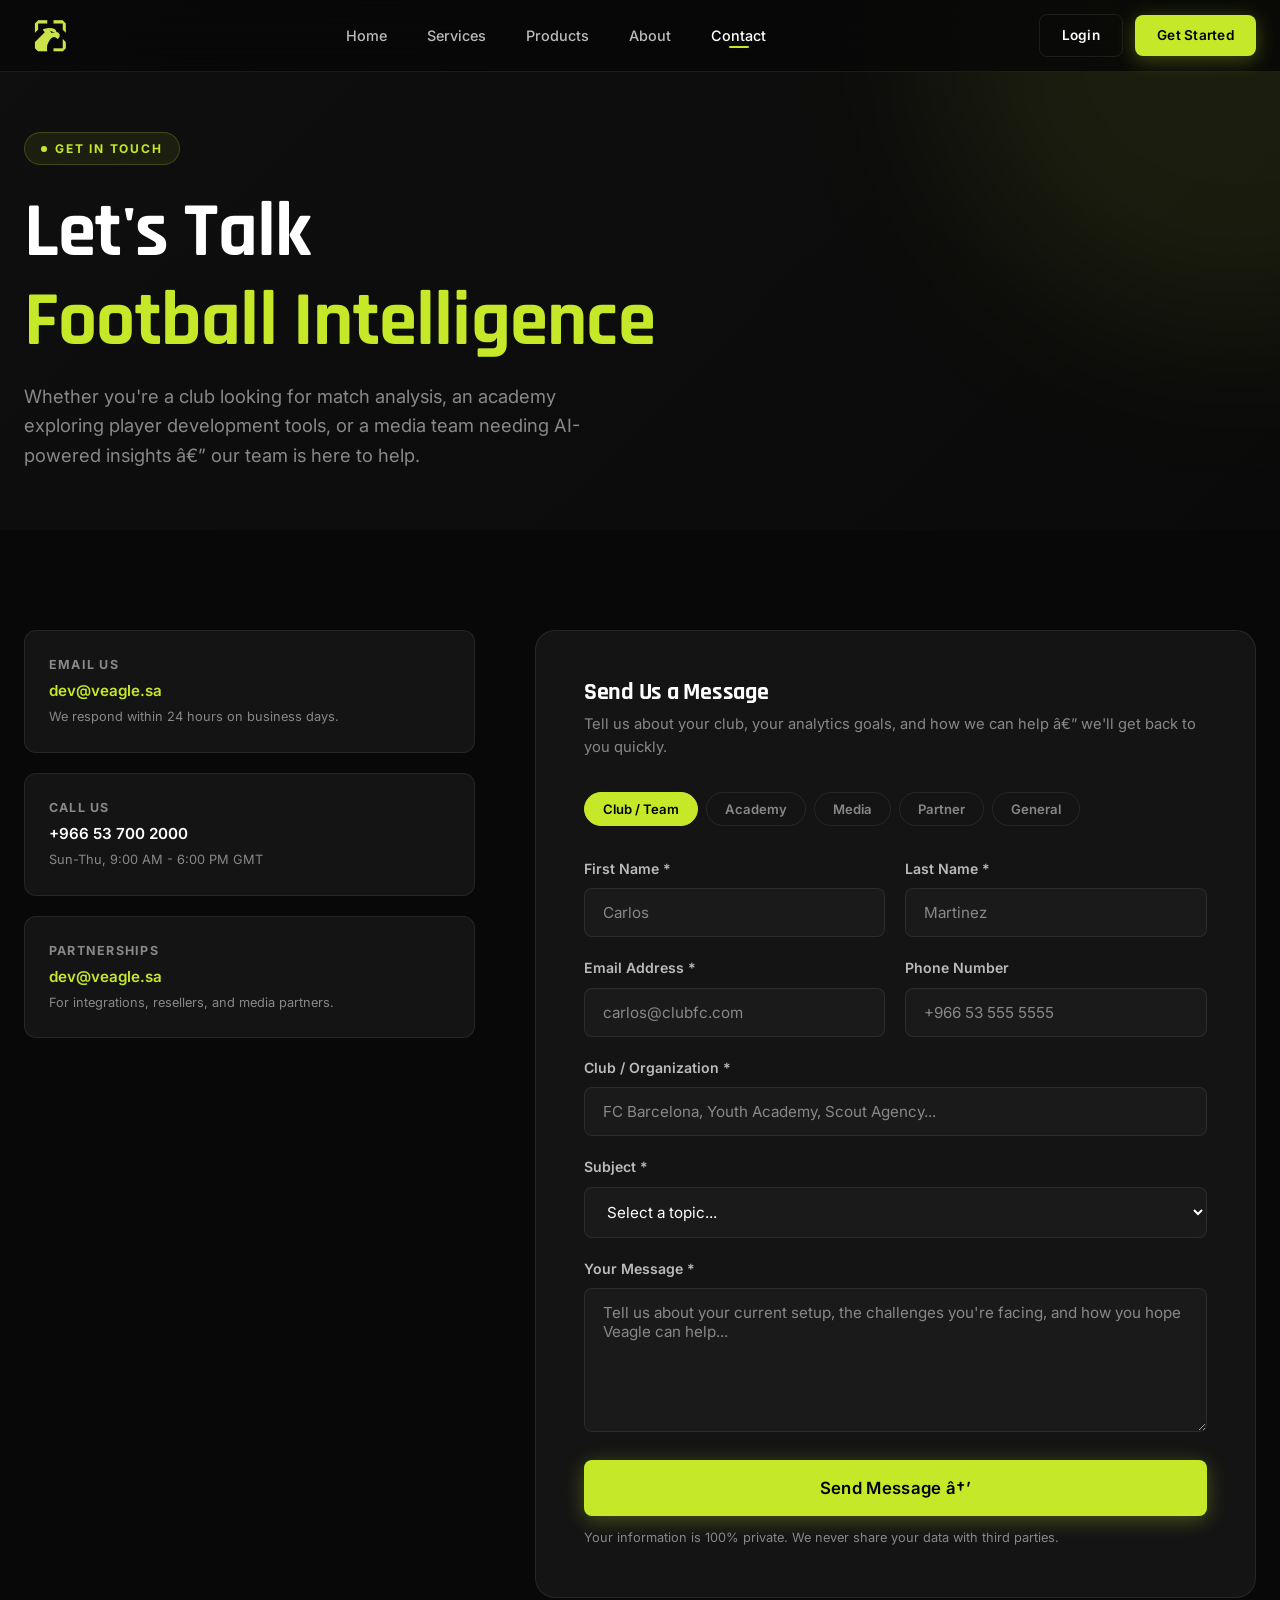
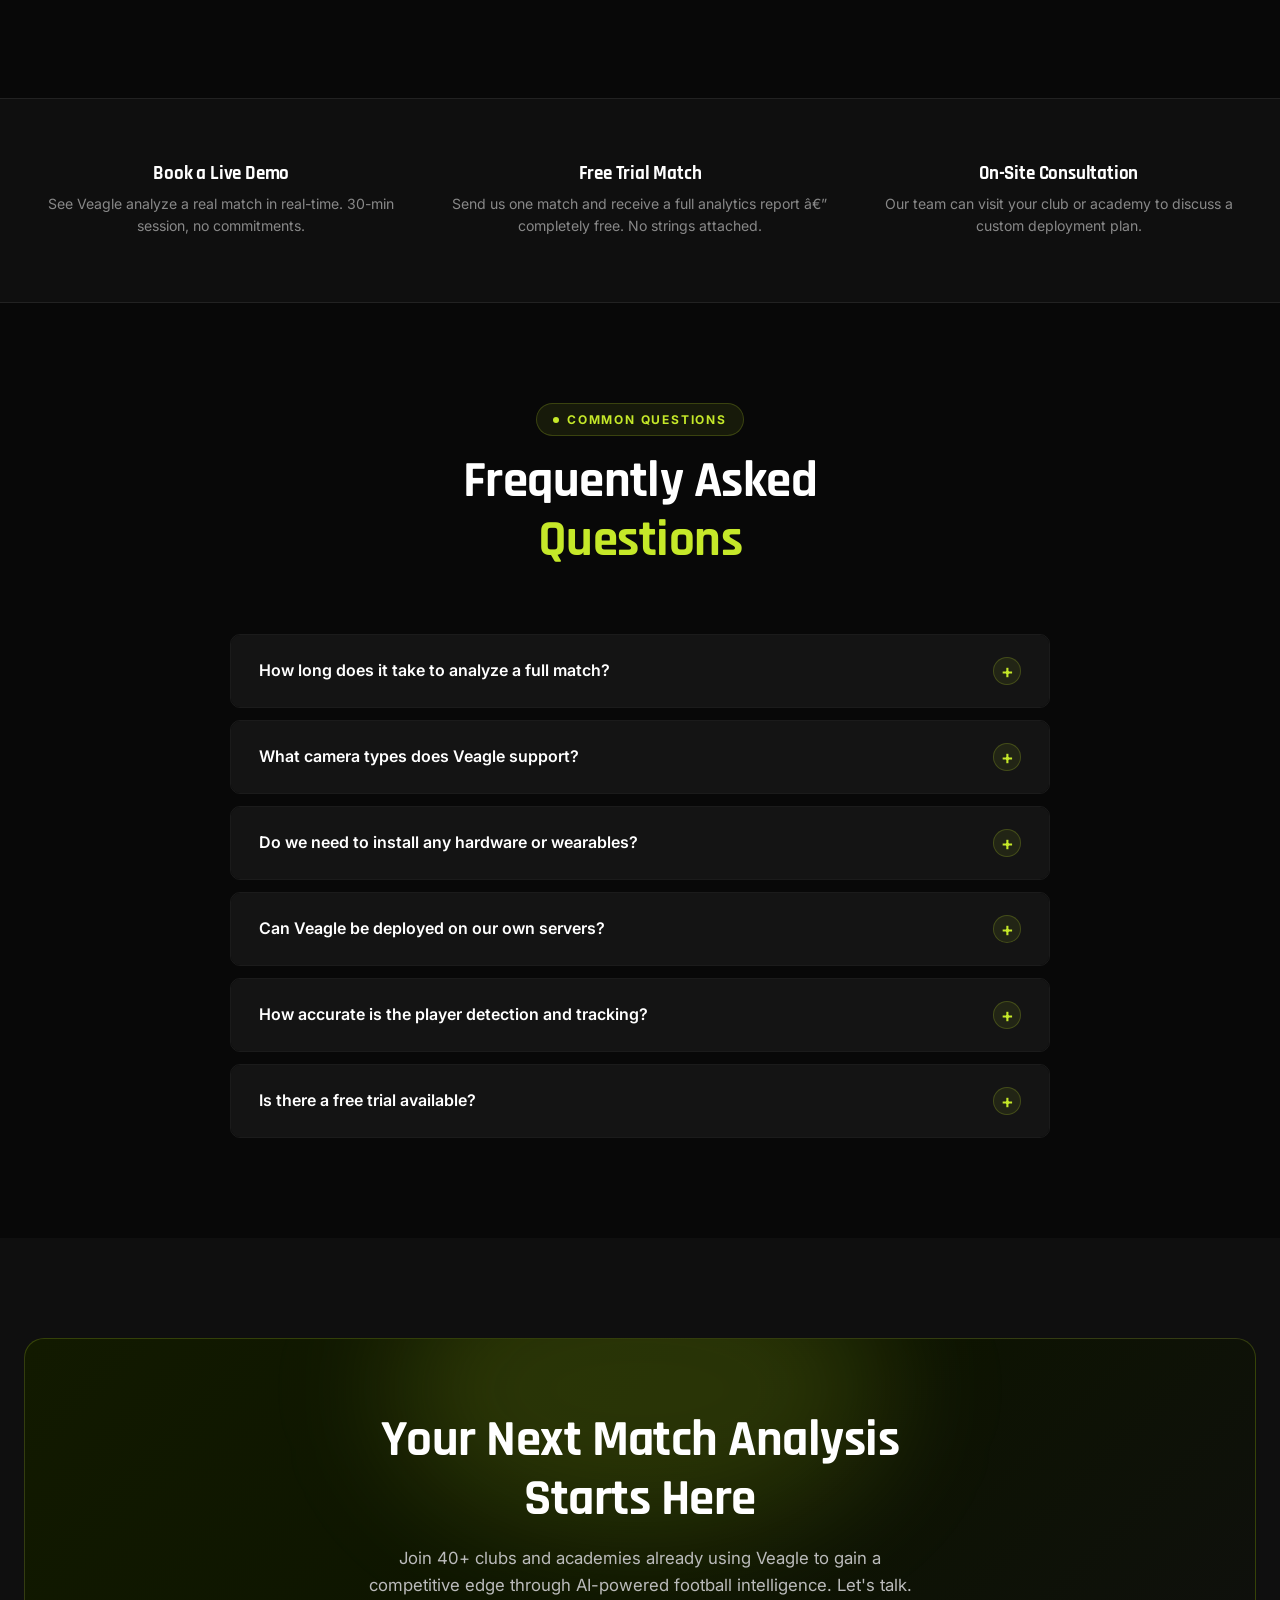
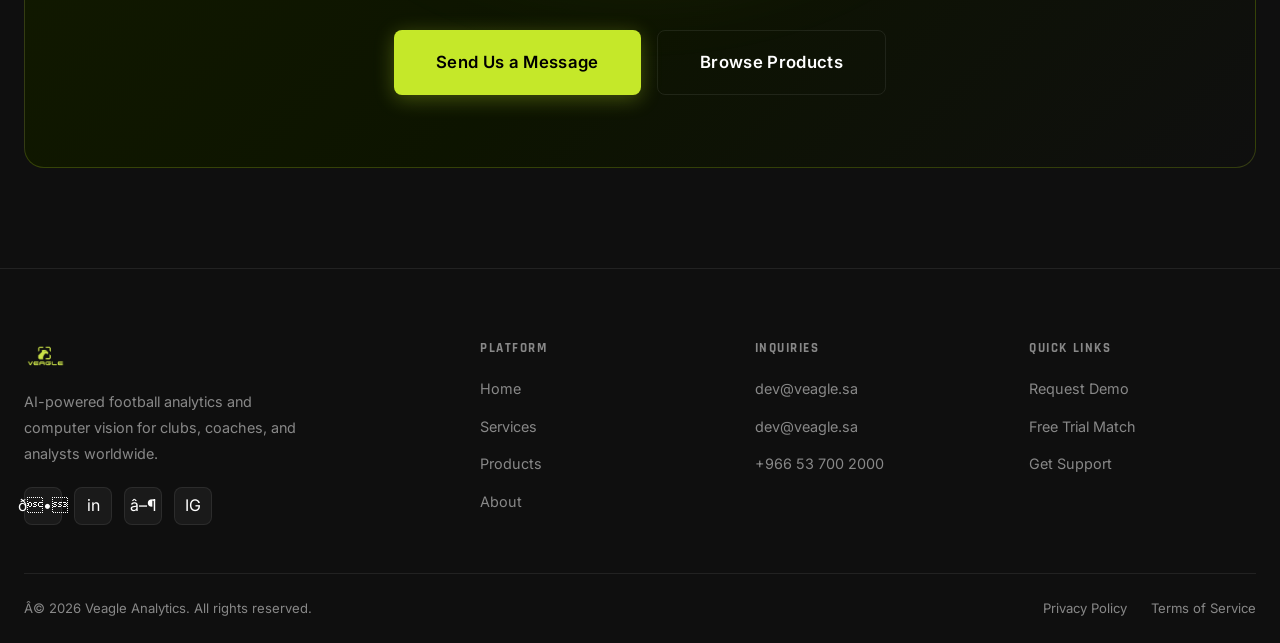
<file: contact.html>
﻿<!DOCTYPE html>
<html lang="en">

<head>
    <meta charset="UTF-8" />
    <meta name="viewport" content="width=device-width, initial-scale=1.0" />
    <title>Contact Us â€” Veagle Football Analytics</title>
    <meta name="description"
        content="Get in touch with Veagle â€” request a demo, book a consultation, or ask our team anything about football analytics and AI solutions for your club or academy." />
    <link rel="icon" type="image/png" href="images/Veagle_logo.png" />
    <link rel="stylesheet" href="css/styles.css" />
    <link rel="stylesheet" href="css/contact.css" />

</head>

<body>

    <!-- â”€â”€ Navbar â”€â”€ -->
    <nav class="navbar" id="navbar">
        <div class="nav-inner">
            <a href="index.html" class="nav-logo"><img src="images/Veagle_logo.png" alt="Veagle" /></a>
            <ul class="nav-links">
                <li><a href="index.html">Home</a></li>
                <li><a href="services.html">Services</a></li>
                <li><a href="products.html">Products</a></li>
                <li><a href="about.html">About</a></li>
                <li><a href="contact.html">Contact</a></li>
            </ul>
            <div class="nav-cta">
                <a href="https://dashboard.veagle.sa/login" class="btn btn-outline btn-sm" target="_blank">Login</a>
                <a href="contact.html" class="btn btn-primary btn-sm">Get Started</a>
            </div>
            <button class="hamburger" aria-label="Menu"><span></span><span></span><span></span></button>
        </div>
    </nav>
    <div class="mobile-nav">
        <a href="index.html">Home</a>
        <a href="services.html">Services</a>
        <a href="products.html">Products</a>
        <a href="about.html">About</a>
        <a href="contact.html">Contact</a>
        <a href="contact.html" class="btn btn-primary">Get Started</a>
    </div>

    <!-- â”€â”€ Hero â”€â”€ -->
    <section class="page-hero">
        <div class="container">
            <span class="section-label hero-badge">Get In Touch</span>
            <h1>Let's Talk<br /><span class="accent">Football Intelligence</span></h1>
            <p>Whether you're a club looking for match analysis, an academy exploring player development tools, or a
                media team needing AI-powered insights â€” our team is here to help.</p>
        </div>
    </section>

    <!-- â”€â”€ Contact Layout â”€â”€ -->
    <section class="section">
        <div class="container">
            <div class="contact-layout">

                <!-- Left Sidebar: Info -->
                <div class="contact-sidebar reveal">
                    <!-- Contact Info Cards -->
                    <div class="contact-info-card">
                        <div>
                            <div class="ci-label">Email Us</div>
                            <div class="ci-value"><a href="mailto:dev@veagle.sa" class="ci-email-link">dev@veagle.sa</a>
                            </div>
                            <p class="ci-note">We respond within 24 hours on business days.</p>
                        </div>
                    </div>
                    <div class="contact-info-card">
                        <div>
                            <div class="ci-label">Call Us</div>
                            <div class="ci-value"><a href="tel:+966537002000" class="ci-phone-link">+966 53 700 2000</a>
                            </div>
                            <p class="ci-note">Sun-Thu, 9:00 AM - 6:00 PM GMT</p>
                        </div>
                    </div>

                    <div class="contact-info-card">
                        <div>
                            <div class="ci-label">Partnerships</div>
                            <div class="ci-value"><a href="mailto:dev@veagle.sa" class="ci-email-link">dev@veagle.sa</a>
                            </div>
                            <p class="ci-note">For integrations, resellers, and media partners.</p>
                        </div>
                    </div>

                    <!-- Map Placeholder -->

                </div>

                <!-- Right: Contact Form -->
                <div class="contact-form-card reveal reveal-delay-2">
                    <h3>Send Us a Message</h3>
                    <p>Tell us about your club, your analytics goals, and how we can help â€” we'll get back to you
                        quickly.</p>

                    <!-- Inquiry Type Tabs -->
                    <div class="inquiry-tabs">
                        <button class="itab active">Club / Team</button>
                        <button class="itab">Academy</button>
                        <button class="itab">Media</button>
                        <button class="itab">Partner</button>
                        <button class="itab">General</button>
                    </div>

                    <form id="contactForm" novalidate>
                        <div class="form-grid">
                            <div class="form-group">
                                <label for="firstName">First Name *</label>
                                <input type="text" id="firstName" name="firstName" placeholder="Carlos" required />
                            </div>
                            <div class="form-group">
                                <label for="lastName">Last Name *</label>
                                <input type="text" id="lastName" name="lastName" placeholder="Martinez" required />
                            </div>
                            <div class="form-group">
                                <label for="email">Email Address *</label>
                                <input type="email" id="email" name="email" placeholder="carlos@clubfc.com" required />
                            </div>
                            <div class="form-group">
                                <label for="phone">Phone Number</label>
                                <input type="tel" id="phone" name="phone" placeholder="+966 53 555 5555" />
                            </div>
                            <div class="form-group form-row">
                                <label for="company">Club / Organization *</label>
                                <input type="text" id="company" name="company"
                                    placeholder="FC Barcelona, Youth Academy, Scout Agency..." required />
                            </div>
                            <div class="form-group form-row">
                                <label for="subject">Subject *</label>
                                <select id="subject" name="subject" required>
                                    <option value="" disabled selected>Select a topic...</option>
                                    <option>Request a Product Demo</option>
                                    <option>Match Video Analysis Quote</option>
                                    <option>Player Tracking Integration</option>
                                    <option>Custom AI Solution</option>
                                    <option>API / Tracking Engine Access</option>
                                    <option>Partnership Inquiry</option>
                                    <option>Technical Support</option>
                                    <option>Pricing & Plans</option>
                                    <option>Other</option>
                                </select>
                            </div>
                            <div class="form-group form-row">
                                <label for="message">Your Message *</label>
                                <textarea id="message" name="message" rows="6"
                                    placeholder="Tell us about your current setup, the challenges you're facing, and how you hope Veagle can help..."
                                    required></textarea>
                            </div>
                        </div>
                        <div class="form-actions">
                            <button type="submit" class="btn btn-primary btn-lg btn-full">
                                Send Message â†’
                            </button>
                            <p class="form-note">Your information is 100% private. We never share your data with
                                third parties.</p>
                        </div>
                    </form>
                </div>
            </div>
        </div>
    </section>

    <!-- â”€â”€ Demo CTA Strip â”€â”€ -->
    <section class="demo-cta-strip">
        <div class="container">
            <div class="demo-cta-grid">
                <div class="reveal">
                    <h4>Book a Live Demo</h4>
                    <p>See Veagle analyze a real match in real-time. 30-min session, no commitments.</p>
                </div>
                <div class="reveal reveal-delay-2">
                    <h4>Free Trial Match</h4>
                    <p>Send us one match and receive a full analytics report â€” completely free. No strings attached.
                    </p>
                </div>
                <div class="reveal reveal-delay-3">
                    <h4>On-Site Consultation</h4>
                    <p>Our team can visit your club or academy to discuss a custom deployment plan.</p>
                </div>
            </div>
        </div>
    </section>

    <!-- â”€â”€ FAQ â”€â”€ -->
    <section class="section">
        <div class="container">
            <div class="section-header section-center reveal">
                <span class="section-label">Common Questions</span>
                <h2>Frequently Asked<br /><span class="accent">Questions</span></h2>
            </div>
            <div class="faq-grid faq-container reveal">
                <div class="faq-item">
                    <div class="faq-question">
                        How long does it take to analyze a full match?
                        <span class="icon">+</span>
                    </div>
                    <div class="faq-answer">
                        <p>Veagle processes a standard 90-minute match video in 20â€“30 minutes depending on resolution
                            and your selected processing tier. Real-time processing is available as an add-on for live
                            match use cases.</p>
                    </div>
                </div>
                <div class="faq-item">
                    <div class="faq-question">
                        What camera types does Veagle support?
                        <span class="icon">+</span>
                    </div>
                    <div class="faq-answer">
                        <p>Veagle works with broadcast cameras, tactical (wide-angle/panoramic) cameras, drone footage,
                            and even handheld mobile recordings. Our pitch homography module automatically calibrates to
                            the camera perspective.</p>
                    </div>
                </div>
                <div class="faq-item">
                    <div class="faq-question">
                        Do we need to install any hardware or wearables?
                        <span class="icon">+</span>
                    </div>
                    <div class="faq-answer">
                        <p>No hardware or wearables required. All data â€” speed, distance, position, events â€” is
                            extracted directly from your video footage using computer vision. Simply upload your match
                            video or connect a camera feed.</p>
                    </div>
                </div>
                <div class="faq-item">
                    <div class="faq-question">
                        Can Veagle be deployed on our own servers?
                        <span class="icon">+</span>
                    </div>
                    <div class="faq-answer">
                        <p>Yes. We offer full on-premise deployment for clubs and organizations that require data
                            sovereignty. Our team will assist with hardware specification, model deployment, and ongoing
                            updates.</p>
                    </div>
                </div>
                <div class="faq-item">
                    <div class="faq-question">
                        How accurate is the player detection and tracking?
                        <span class="icon">+</span>
                    </div>
                    <div class="faq-answer">
                        <p>Our detection models achieve 98.5%+ mAP on our proprietary football test set. Tracking ID
                            persistence across occlusions and camera cuts averages 97%+ across our benchmarked match
                            dataset. Accuracy improves with higher camera resolution and stable footage.</p>
                    </div>
                </div>
                <div class="faq-item">
                    <div class="faq-question">
                        Is there a free trial available?
                        <span class="icon">+</span>
                    </div>
                    <div class="faq-answer">
                        <p>Yes â€” we offer a free trial match analysis for new clients. Send us one match video and
                            we'll
                            return a full analytics report at no cost. This gives you a realistic view of Veagle's
                            capabilities before committing to a plan.</p>
                    </div>
                </div>
            </div>
        </div>
    </section>

    <!-- â”€â”€ Final CTA â”€â”€ -->
    <section class="section section-alt">
        <div class="container">
            <div class="cta-banner reveal">
                <h2>Your Next Match Analysis<br /><span class="accent">Starts Here</span></h2>
                <p>Join 40+ clubs and academies already using Veagle to gain a competitive edge through AI-powered
                    football intelligence. Let's talk.</p>
                <div class="btn-group">
                    <a href="#contactForm" class="btn btn-primary btn-lg">Send Us a Message</a>
                    <a href="products.html" class="btn btn-outline btn-lg">Browse Products</a>
                </div>
            </div>
        </div>
    </section>

    <!-- â”€â”€ Footer â”€â”€ -->
    <footer>
        <div class="container">
            <div class="footer-grid">
                <div class="footer-brand">
                    <img src="images/Veagle_logo_text.png" alt="Veagle" />
                    <p>AI-powered football analytics and computer vision for clubs, coaches, and analysts worldwide.</p>
                    <div class="footer-social">
                        <a href="#" class="social-icon">ð•</a>
                        <a href="#" class="social-icon">in</a>
                        <a href="#" class="social-icon">â–¶</a>
                        <a href="#" class="social-icon">IG</a>
                    </div>
                </div>
                <div class="footer-col">
                    <h5>Platform</h5>
                    <ul>
                        <li><a href="index.html">Home</a></li>
                        <li><a href="services.html">Services</a></li>
                        <li><a href="products.html">Products</a></li>
                        <li><a href="about.html">About</a></li>
                    </ul>
                </div>
                <div class="footer-col">
                    <h5>Inquiries</h5>
                    <ul>
                        <li><a href="mailto:dev@veagle.sa">dev@veagle.sa</a></li>
                        <li><a href="mailto:dev@veagle.sa">dev@veagle.sa</a></li>
                        <li><a href="tel:+966537002000">+966 53 700 2000</a></li>
                    </ul>
                </div>
                <div class="footer-col">
                    <h5>Quick Links</h5>
                    <ul>
                        <li><a href="contact.html">Request Demo</a></li>
                        <li><a href="contact.html">Free Trial Match</a></li>
                        <li><a href="contact.html">Get Support</a></li>
                    </ul>
                </div>
            </div>
            <div class="footer-bottom">
                <span>Â© 2026 Veagle Analytics. All rights reserved.</span>
                <div class="footer-bottom-links">
                    <a href="#">Privacy Policy</a>
                    <a href="#">Terms of Service</a>
                </div>
            </div>
        </div>
    </footer>

    <script src="js/contact.js"></script>
    <script src="js/main.js"></script>
</body>

</html>
</file>
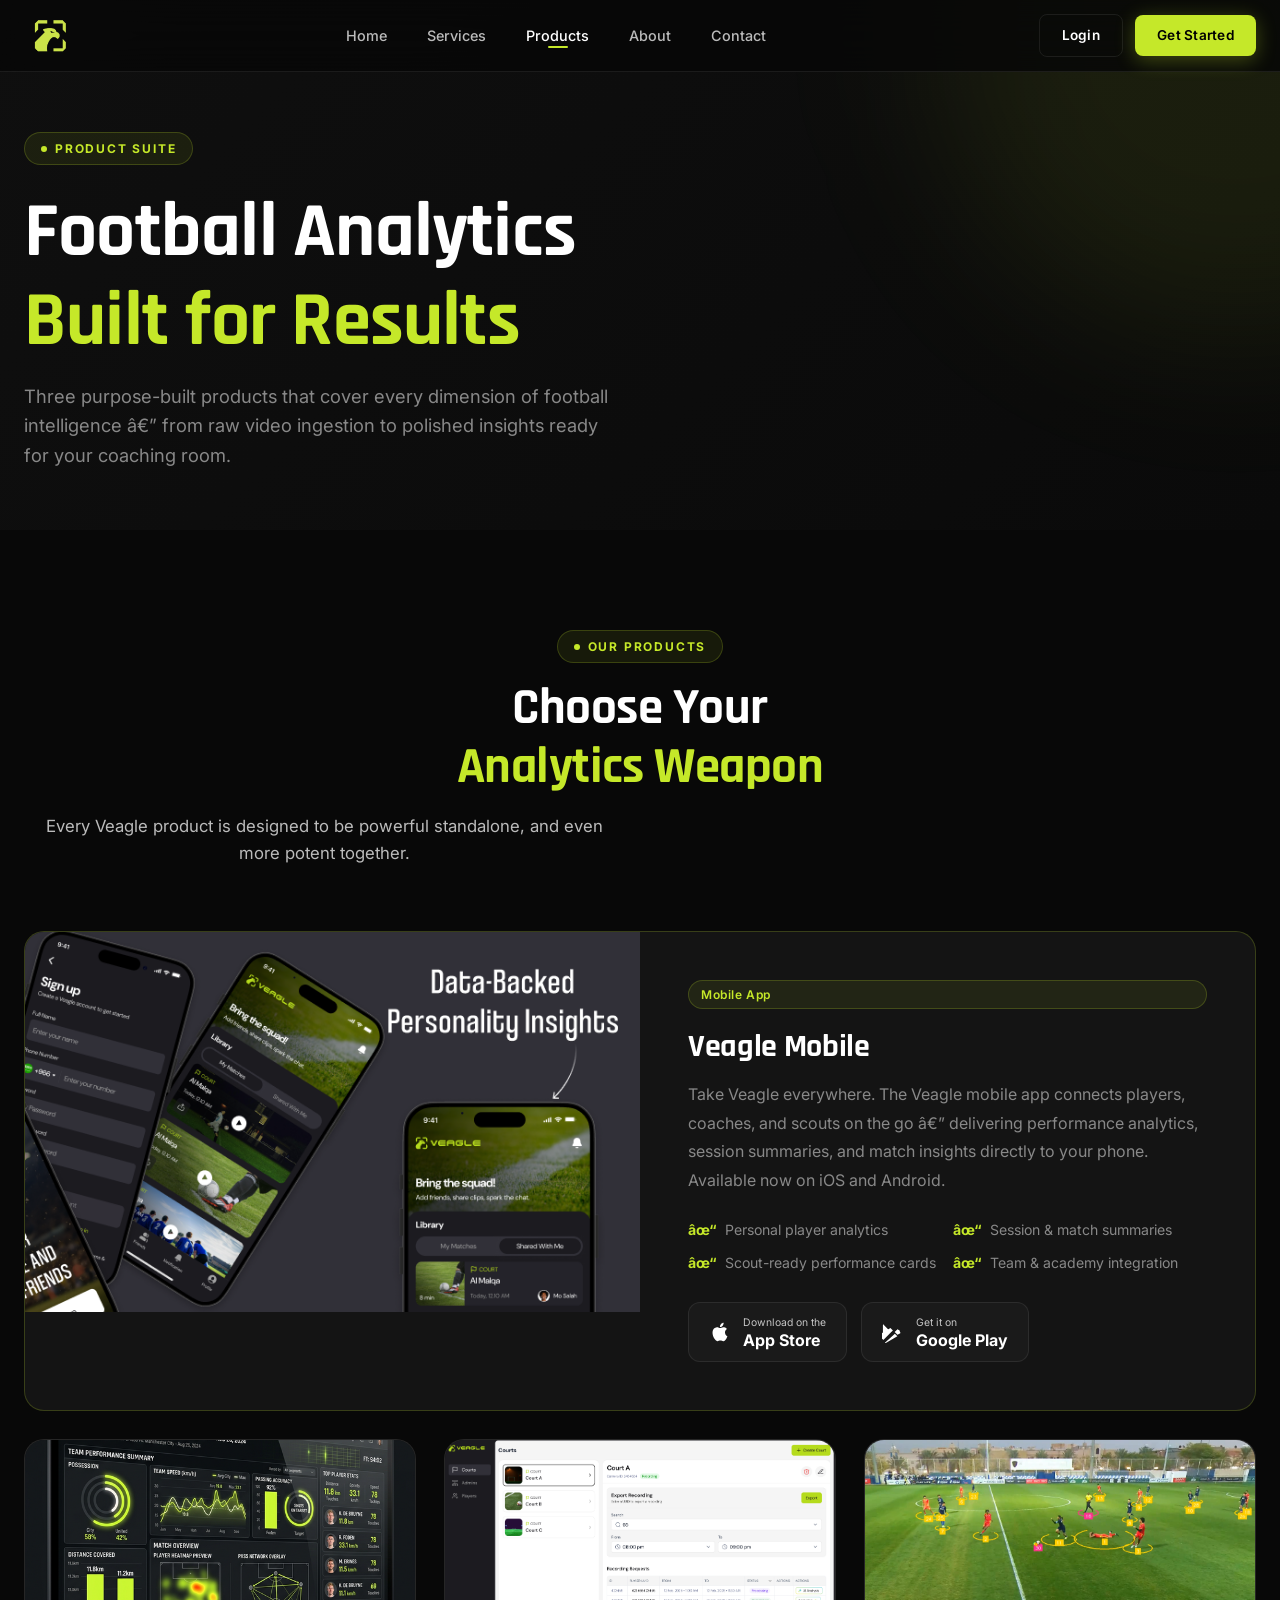
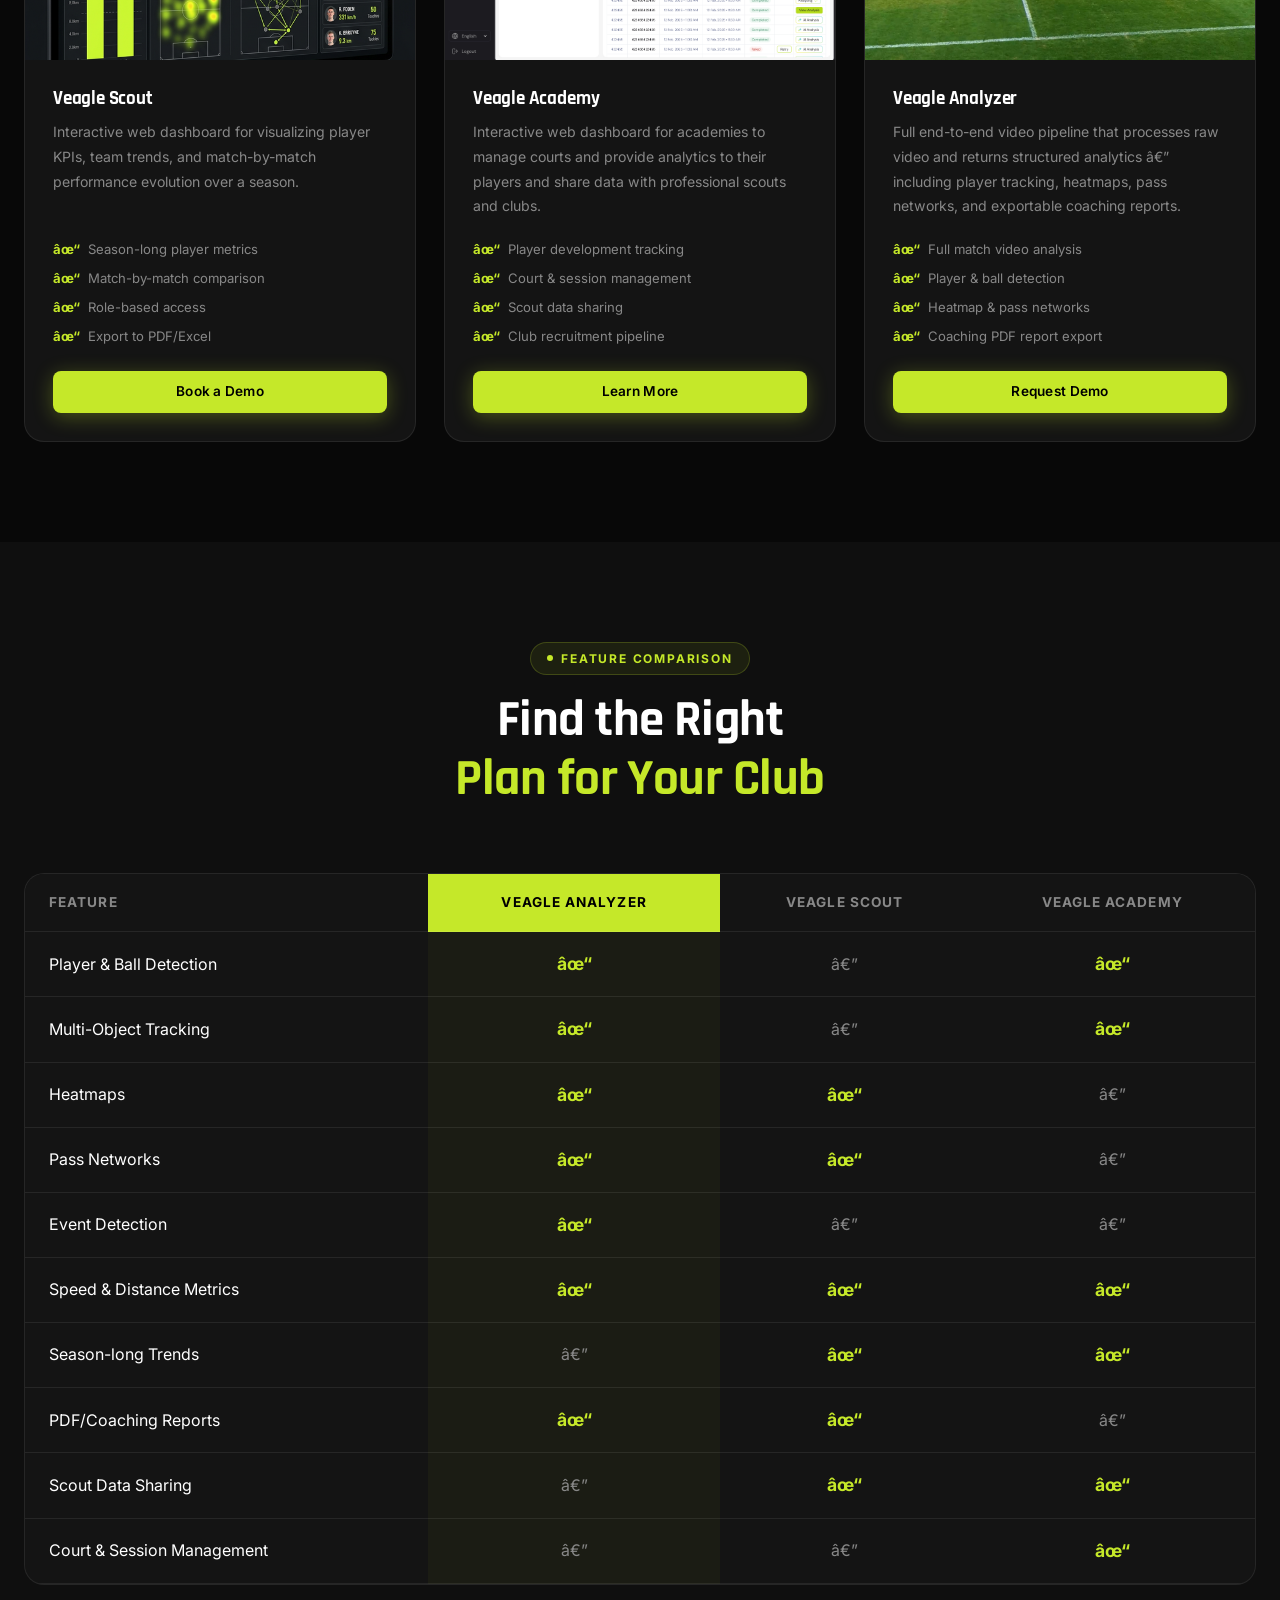
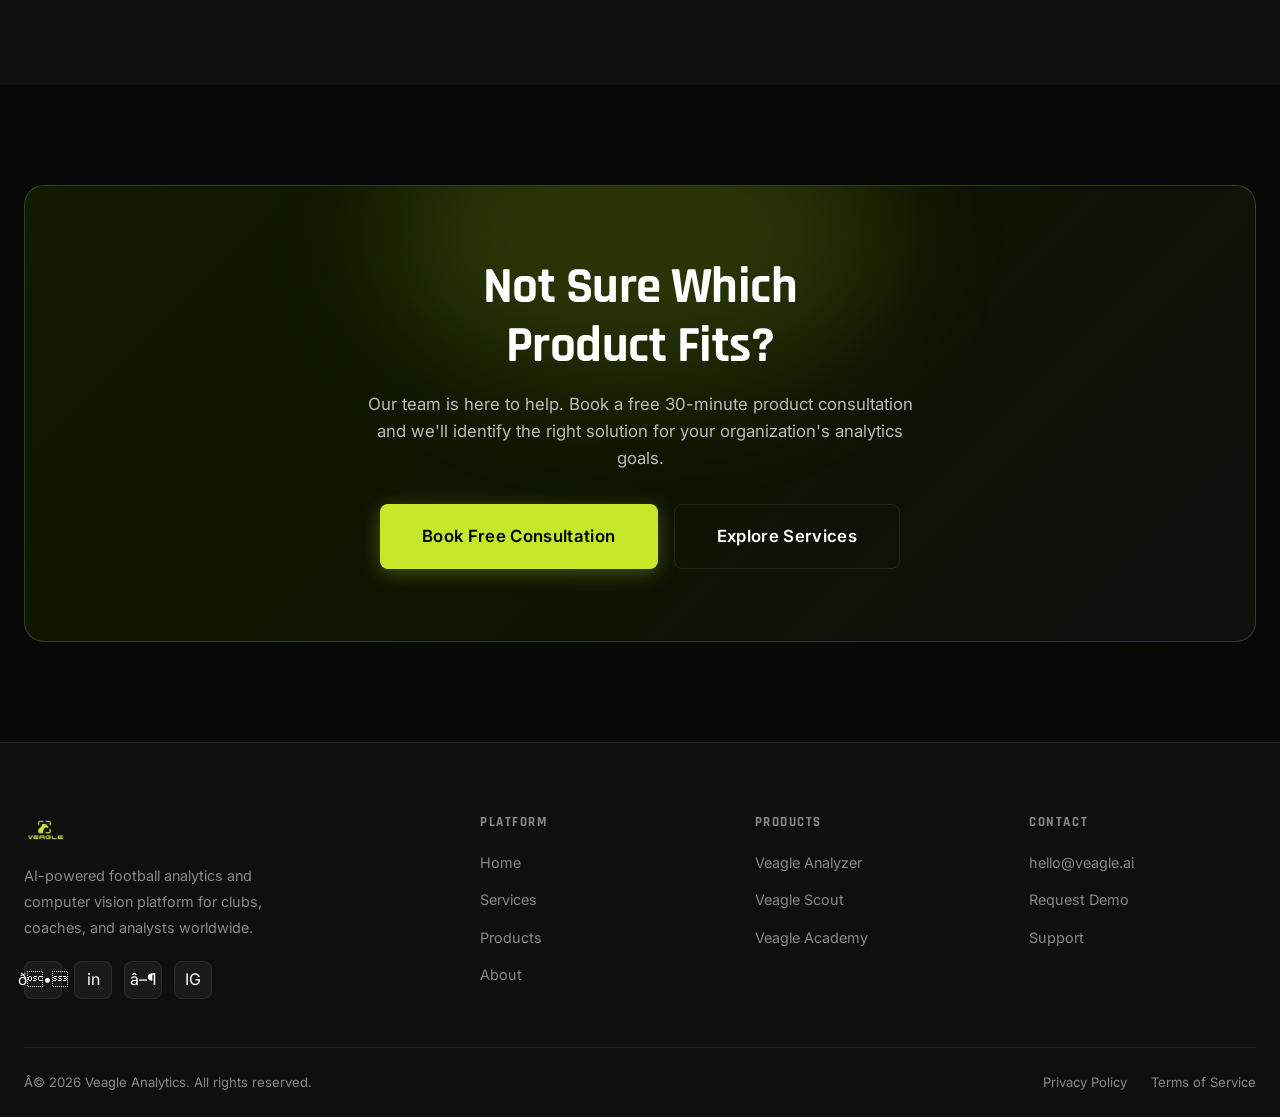
<file: products.html>
﻿<!DOCTYPE html>
<html lang="en">

<head>
    <meta charset="UTF-8" />
    <meta name="viewport" content="width=device-width, initial-scale=1.0" />
    <title>Products â€” Veagle Football Analytics</title>
    <meta name="description"
        content="Explore Veagle's product suite: Match Analyzer, Tracking Engine, Performance Dashboard, Event Detection Suite, and Analytics Reports for football analytics." />
    <link rel="icon" type="image/png" href="images/Veagle_logo.png" />
    <link rel="stylesheet" href="css/styles.css" />
    <link rel="stylesheet" href="css/products.css" />
</head>


<body>

    <!-- â”€â”€ Navbar â”€â”€ -->
    <nav class="navbar" id="navbar">
        <div class="nav-inner">
            <a href="index.html" class="nav-logo"><img src="images/Veagle_logo.png" alt="Veagle" /></a>
            <ul class="nav-links">
                <li><a href="index.html">Home</a></li>
                <li><a href="services.html">Services</a></li>
                <li><a href="products.html">Products</a></li>
                <li><a href="about.html">About</a></li>
                <li><a href="contact.html">Contact</a></li>
            </ul>
            <div class="nav-cta">
                <a href="https://dashboard.veagle.sa/login" class="btn btn-outline btn-sm" target="_blank">Login</a>
                <a href="contact.html" class="btn btn-primary btn-sm">Get Started</a>
            </div>
            <button class="hamburger" aria-label="Menu"><span></span><span></span><span></span></button>
        </div>
    </nav>
    <div class="mobile-nav">
        <a href="index.html">Home</a>
        <a href="services.html">Services</a>
        <a href="products.html">Products</a>
        <a href="about.html">About</a>
        <a href="contact.html">Contact</a>
        <a href="contact.html" class="btn btn-primary">Get Started</a>
    </div>

    <!-- â”€â”€ Hero â”€â”€ -->
    <section class="page-hero">
        <div class="container">
            <span class="section-label hero-badge">Product Suite</span>
            <h1>Football Analytics<br /><span class="accent">Built for Results</span></h1>
            <p>Three purpose-built products that cover every dimension of football intelligence â€” from raw video
                ingestion to polished insights ready for your coaching room.</p>
        </div>
    </section>

    <!-- â”€â”€ Products Grid â”€â”€ -->
    <section class="section">
        <div class="container">
            <div class="section-header section-center reveal">
                <span class="section-label">Our Products</span>
                <h2>Choose Your<br /><span class="accent">Analytics Weapon</span></h2>
                <p>Every Veagle product is designed to be powerful standalone, and even more potent together.</p>
            </div>

            <div class="products-grid">
                <!-- Featured card: Veagle Mobile -->
                <div class="product-featured reveal">
                    <div class="pf-img">
                        <img src="images/veagle_mobile.png" alt="Veagle Mobile App" />
                    </div>
                    <div class="pf-body">
                        <span class="tag">Mobile App</span>
                        <h3>Veagle Mobile</h3>
                        <p>Take Veagle everywhere. The Veagle mobile app connects players, coaches, and scouts on the go
                            â€” delivering performance analytics, session summaries, and match insights directly to your
                            phone. Available now on iOS and Android.</p>
                        <ul class="pf-features">
                            <li><span class="check">âœ“</span> Personal player analytics</li>
                            <li><span class="check">âœ“</span> Session &amp; match summaries</li>
                            <li><span class="check">âœ“</span> Scout-ready performance cards</li>
                            <li><span class="check">âœ“</span> Team &amp; academy integration</li>
                        </ul>
                        <div class="store-badges-row">
                            <a href="https://apps.apple.com/sa/app/veagle/id6752622826" target="_blank" rel="noopener"
                                class="store-badge">
                                <div class="store-badge-inner">
                                    <svg width="22" height="22" viewBox="0 0 24 24" fill="currentColor">
                                        <path
                                            d="M18.71 19.5c-.83 1.24-1.71 2.45-3.05 2.47-1.34.03-1.77-.79-3.29-.79-1.53 0-2 .77-3.27.82-1.31.05-2.3-1.32-3.14-2.53C4.25 17 2.94 12.45 4.7 9.39c.87-1.52 2.43-2.48 4.12-2.51 1.28-.02 2.5.87 3.29.87.78 0 2.26-1.07 3.8-.91.65.03 2.47.26 3.64 1.98-.09.06-2.17 1.28-2.15 3.81.03 3.02 2.65 4.03 2.68 4.04-.03.07-.42 1.44-1.38 2.83M13 3.5c.73-.83 1.94-1.46 2.94-1.5.13 1.17-.34 2.35-1.04 3.19-.69.85-1.83 1.51-2.95 1.42-.15-1.15.41-2.35 1.05-3.11z" />
                                    </svg>
                                    <div>
                                        <div class="store-label-top">Download on the</div>
                                        <div class="store-label-main">App Store</div>
                                    </div>
                                </div>
                            </a>
                            <a href="https://play.google.com/store/apps/details?id=com.veagle.player&amp;pcampaignid=web_share"
                                target="_blank" rel="noopener" class="store-badge">
                                <div class="store-badge-inner">
                                    <svg width="22" height="22" viewBox="0 0 24 24" fill="currentColor">
                                        <path
                                            d="M3.18 23.76c.3.17.64.24.99.18l12.6-7.26-2.72-2.72-10.87 9.8zm-1.76-20.4C1.16 3.7 1 4.08 1 4.56v14.88c0 .48.16.86.42 1.2l.07.06 8.34-8.34v-.2L1.49 3.82l-.07.06zm18.07 7.2-2.6-1.5-3.03 3.03 3.03 3.03 2.63-1.52c.75-.43.75-1.12 0-1.54zm-18.45 9.7 10.87-9.8-2.72-2.72-12.6 7.26c-.3.17-.47.42-.47.72s.17.55.47.72l4.45 3.82z" />
                                    </svg>
                                    <div>
                                        <div class="store-label-top">Get it on</div>
                                        <div class="store-label-main">Google Play</div>
                                    </div>
                                </div>
                            </a>
                        </div>
                    </div>
                </div>

                <!-- Card 2: Veagle Scout -->
                <div class="product-card-full reveal reveal-delay-1">
                    <div class="pcf-img">
                        <img src="images/dashboard_ui.png" alt="Veagle Scout" />

                    </div>
                    <div class="pcf-body">
                        <h3>Veagle Scout</h3>
                        <p>Interactive web dashboard for visualizing player KPIs, team trends, and match-by-match
                            performance evolution over a season.</p>
                        <ul class="pcf-features">
                            <li><span class="check">âœ“</span> Season-long player metrics</li>
                            <li><span class="check">âœ“</span> Match-by-match comparison</li>
                            <li><span class="check">âœ“</span> Role-based access</li>
                            <li><span class="check">âœ“</span> Export to PDF/Excel</li>
                        </ul>
                        <a href="contact.html   " class="btn btn-primary btn-sm">Book a Demo</a>
                    </div>
                </div>

                <!-- Card 3: Veagle Academy -->
                <div class="product-card-full reveal reveal-delay-2">
                    <div class="pcf-img">
                        <img src="images/tracking_overlay.png" alt="Veagle Academy" />

                    </div>
                    <div class="pcf-body">
                        <h3>Veagle Academy</h3>
                        <p>Interactive web dashboard for academies to manage courts and provide analytics to their
                            players and share data with professional scouts and clubs.</p>
                        <ul class="pcf-features">
                            <li><span class="check">âœ“</span> Player development tracking</li>
                            <li><span class="check">âœ“</span> Court &amp; session management</li>
                            <li><span class="check">âœ“</span> Scout data sharing</li>
                            <li><span class="check">âœ“</span> Club recruitment pipeline</li>
                        </ul>
                        <a href="contact.html" class="btn btn-primary btn-sm">Learn More</a>
                    </div>
                </div>

                <!-- Card 4: Veagle Analyzer -->
                <div class="product-card-full reveal reveal-delay-1">
                    <div class="pcf-img">
                        <img src="images/hero_analytics.png" alt="Veagle Analyzer" />

                    </div>
                    <div class="pcf-body">
                        <h3>Veagle Analyzer</h3>
                        <p>Full end-to-end video pipeline that processes raw video and returns structured analytics â€”
                            including player tracking, heatmaps, pass networks, and exportable coaching reports.</p>
                        <ul class="pcf-features">
                            <li><span class="check">âœ“</span> Full match video analysis</li>
                            <li><span class="check">âœ“</span> Player &amp; ball detection</li>
                            <li><span class="check">âœ“</span> Heatmap &amp; pass networks</li>
                            <li><span class="check">âœ“</span> Coaching PDF report export</li>
                        </ul>
                        <a href="contact.html" class="btn btn-primary btn-sm">Request Demo</a>
                    </div>
                </div>
            </div>
        </div>
    </section>

    <!-- â”€â”€ Comparison Table â”€â”€ -->
    <section class="section section-alt">
        <div class="container">
            <div class="section-header section-center reveal">
                <span class="section-label">Feature Comparison</span>
                <h2>Find the Right<br /><span class="accent">Plan for Your Club</span></h2>
            </div>
            <div class="compare-wrapper reveal">
                <table class="compare-table">
                    <thead>
                        <tr>
                            <th>Feature</th>
                            <th class="col-featured">Veagle Analyzer</th>
                            <th>Veagle Scout</th>
                            <th>Veagle Academy</th>
                        </tr>
                    </thead>
                    <tbody>
                        <tr>
                            <td>Player & Ball Detection</td>
                            <td class="check featured-col">âœ“</td>
                            <td class="dash">â€”</td>
                            <td class="check">âœ“</td>
                        </tr>
                        <tr>
                            <td>Multi-Object Tracking</td>
                            <td class="check featured-col">âœ“</td>
                            <td class="dash">â€”</td>
                            <td class="check">âœ“</td>
                        </tr>
                        <tr>
                            <td>Heatmaps</td>
                            <td class="check featured-col">âœ“</td>
                            <td class="check">âœ“</td>
                            <td class="dash">â€”</td>
                        </tr>
                        <tr>
                            <td>Pass Networks</td>
                            <td class="check featured-col">âœ“</td>
                            <td class="check">âœ“</td>
                            <td class="dash">â€”</td>
                        </tr>
                        <tr>
                            <td>Event Detection</td>
                            <td class="check featured-col">âœ“</td>
                            <td class="dash">â€”</td>
                            <td class="dash">â€”</td>
                        </tr>
                        <tr>
                            <td>Speed & Distance Metrics</td>
                            <td class="check featured-col">âœ“</td>
                            <td class="check">âœ“</td>
                            <td class="check">âœ“</td>
                        </tr>
                        <tr>
                            <td>Season-long Trends</td>
                            <td class="dash featured-col">â€”</td>
                            <td class="check">âœ“</td>
                            <td class="check">âœ“</td>
                        </tr>
                        <tr>
                            <td>PDF/Coaching Reports</td>
                            <td class="check featured-col">âœ“</td>
                            <td class="check">âœ“</td>
                            <td class="dash">â€”</td>
                        </tr>
                        <tr>
                            <td>Scout Data Sharing</td>
                            <td class="dash featured-col">â€”</td>
                            <td class="check">âœ“</td>
                            <td class="check">âœ“</td>
                        </tr>
                        <tr>
                            <td>Court & Session Management</td>
                            <td class="dash featured-col">â€”</td>
                            <td class="dash">â€”</td>
                            <td class="check">âœ“</td>
                        </tr>
                    </tbody>
                </table>
            </div>
        </div>
    </section>

    <!-- â”€â”€ CTA â”€â”€ -->
    <section class="section">
        <div class="container">
            <div class="cta-banner reveal">
                <h2>Not Sure Which<br /><span class="accent">Product Fits?</span></h2>
                <p>Our team is here to help. Book a free 30-minute product consultation and we'll identify the right
                    solution for your organization's analytics goals.</p>
                <div class="btn-group">
                    <a href="contact.html" class="btn btn-primary btn-lg">Book Free Consultation</a>
                    <a href="services.html" class="btn btn-outline btn-lg">Explore Services</a>
                </div>
            </div>
        </div>
    </section>

    <!-- â”€â”€ Footer â”€â”€ -->
    <footer>
        <div class="container">
            <div class="footer-grid">
                <div class="footer-brand">
                    <img src="images/Veagle_logo_text.png" alt="Veagle" />
                    <p>AI-powered football analytics and computer vision platform for clubs, coaches, and analysts
                        worldwide.</p>
                    <div class="footer-social">
                        <a href="#" class="social-icon">ð•</a>
                        <a href="#" class="social-icon">in</a>
                        <a href="#" class="social-icon">â–¶</a>
                        <a href="#" class="social-icon">IG</a>
                    </div>
                </div>
                <div class="footer-col">
                    <h5>Platform</h5>
                    <ul>
                        <li><a href="index.html">Home</a></li>
                        <li><a href="services.html">Services</a></li>
                        <li><a href="products.html">Products</a></li>
                        <li><a href="about.html">About</a></li>
                    </ul>
                </div>
                <div class="footer-col">
                    <h5>Products</h5>
                    <ul>
                        <li><a href="products.html">Veagle Analyzer</a></li>
                        <li><a href="products.html">Veagle Scout</a></li>
                        <li><a href="products.html">Veagle Academy</a></li>
                    </ul>
                </div>
                <div class="footer-col">
                    <h5>Contact</h5>
                    <ul>
                        <li><a href="mailto:hello@veagle.ai">hello@veagle.ai</a></li>
                        <li><a href="contact.html">Request Demo</a></li>
                        <li><a href="contact.html">Support</a></li>
                    </ul>
                </div>
            </div>
            <div class="footer-bottom">
                <span>Â© 2026 Veagle Analytics. All rights reserved.</span>
                <div class="footer-bottom-links">
                    <a href="#">Privacy Policy</a>
                    <a href="#">Terms of Service</a>
                </div>
            </div>
        </div>
    </footer>

    <script src="js/main.js"></script>
</body>

</html>
</file>
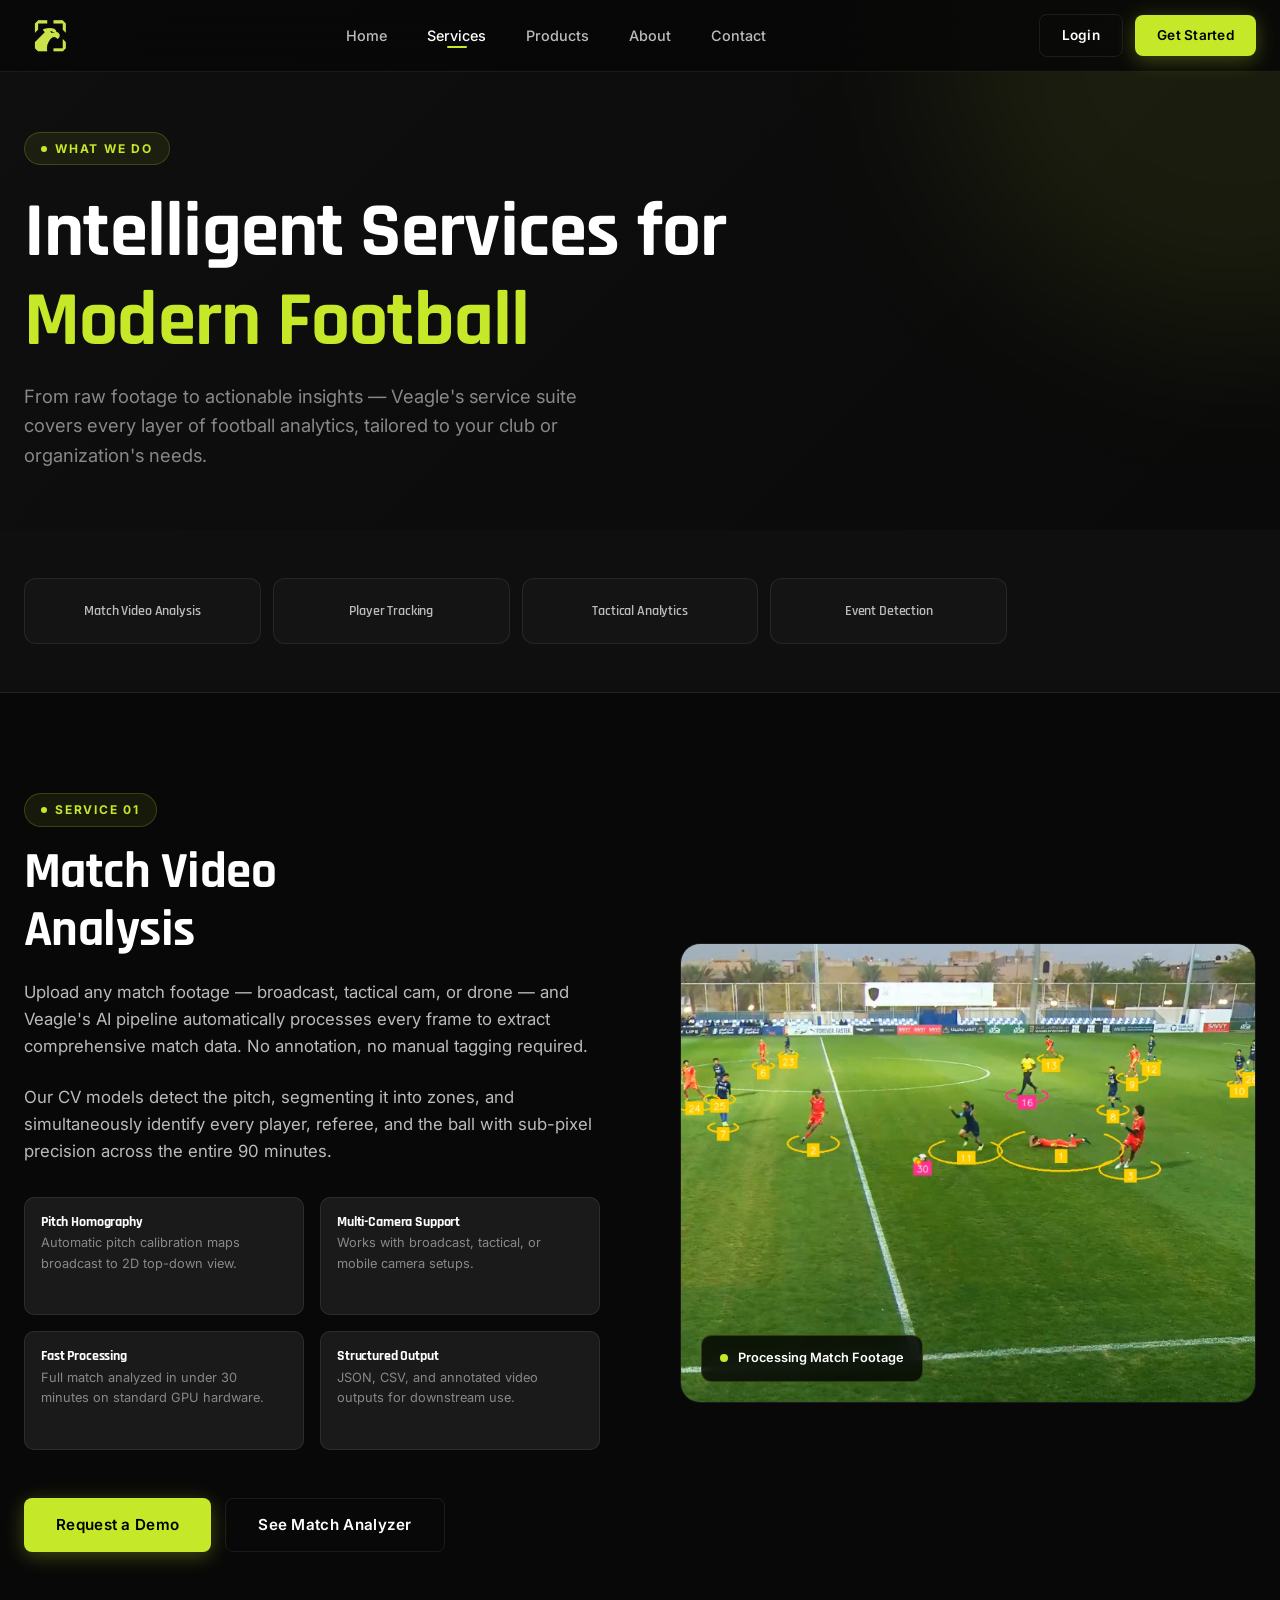
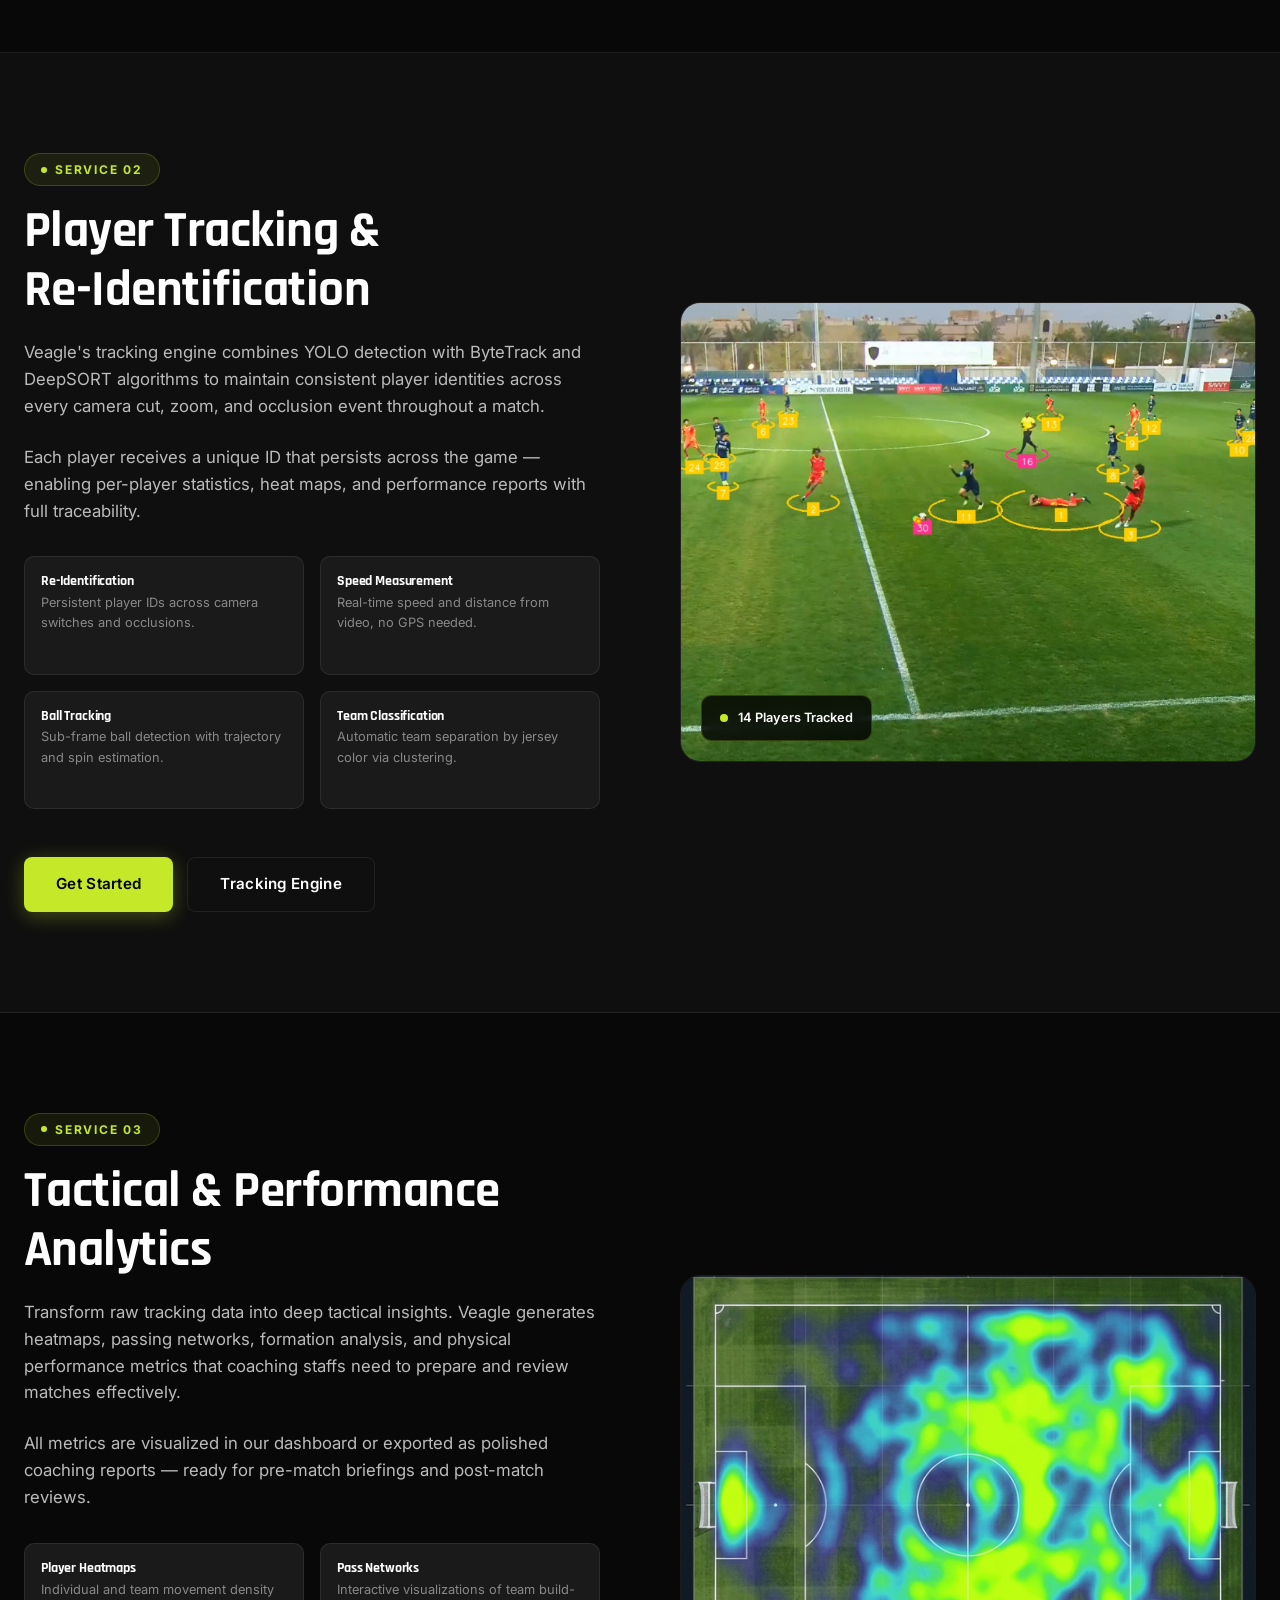
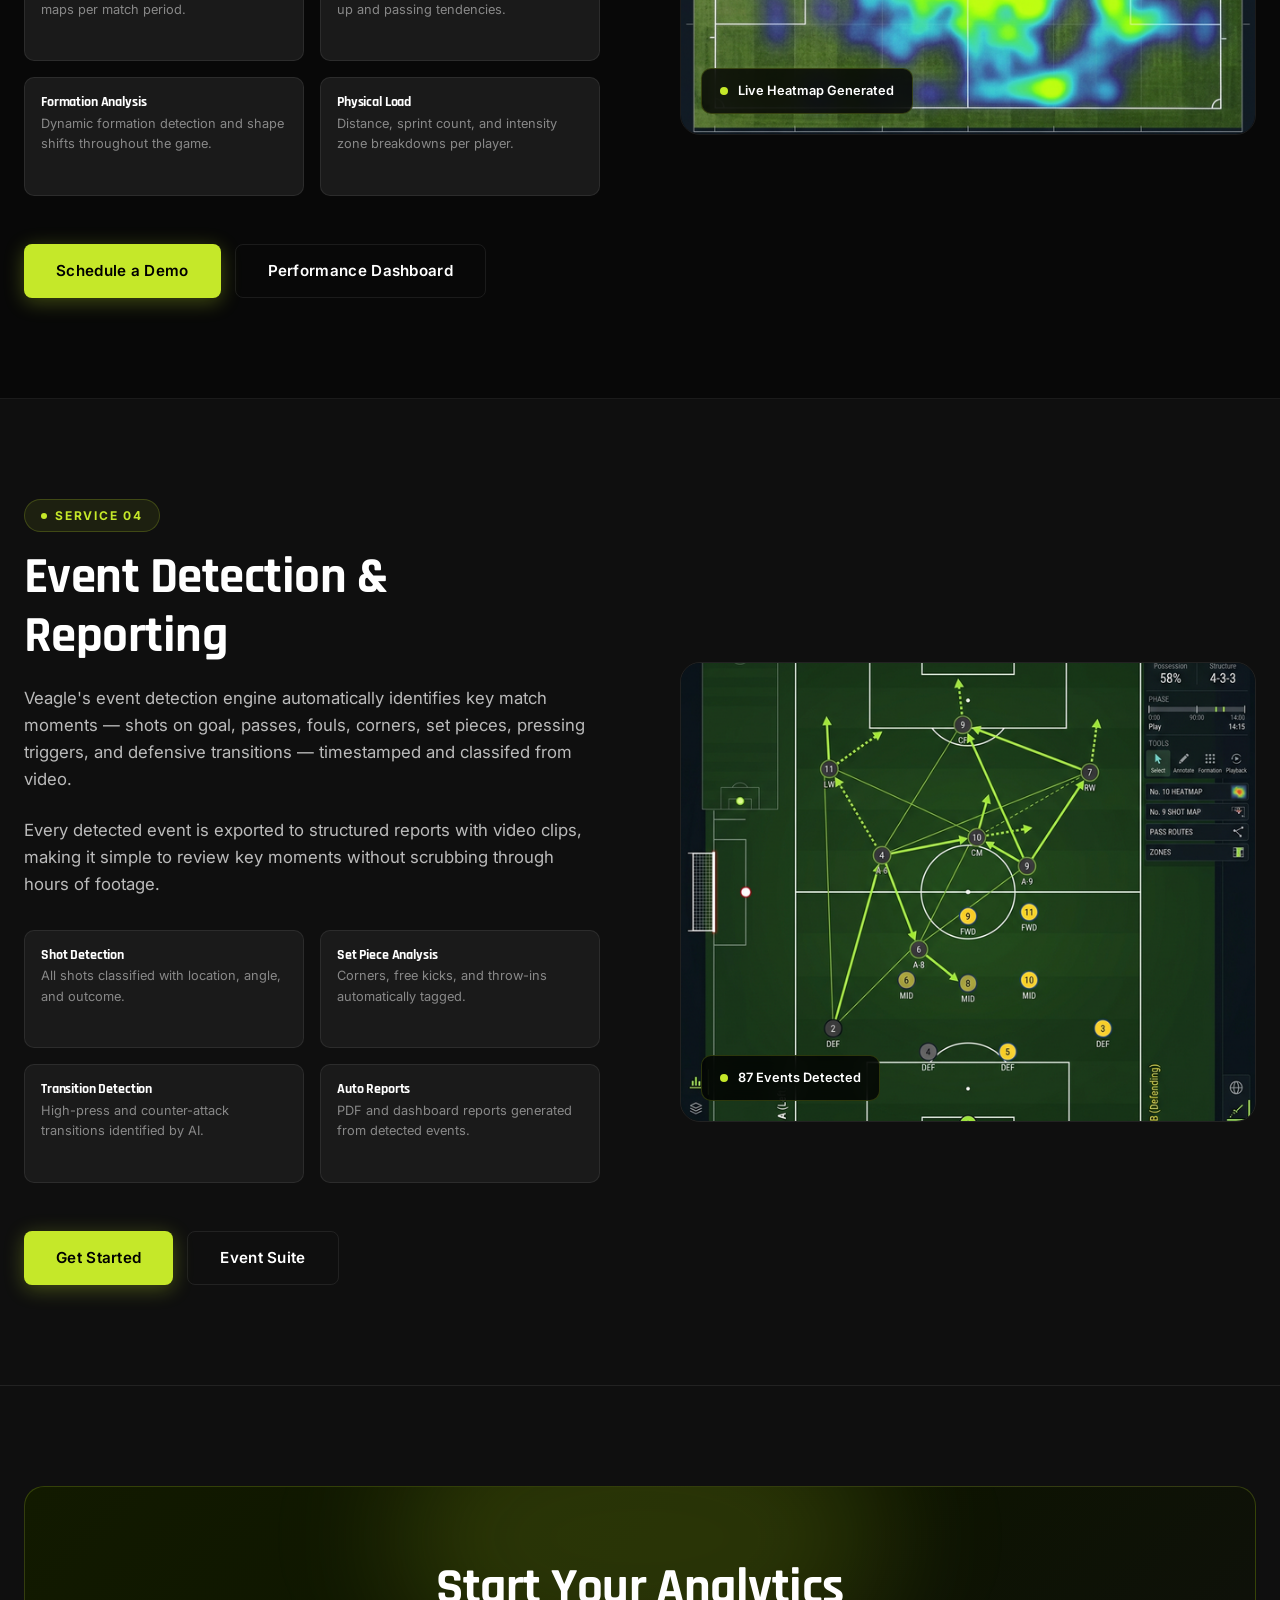
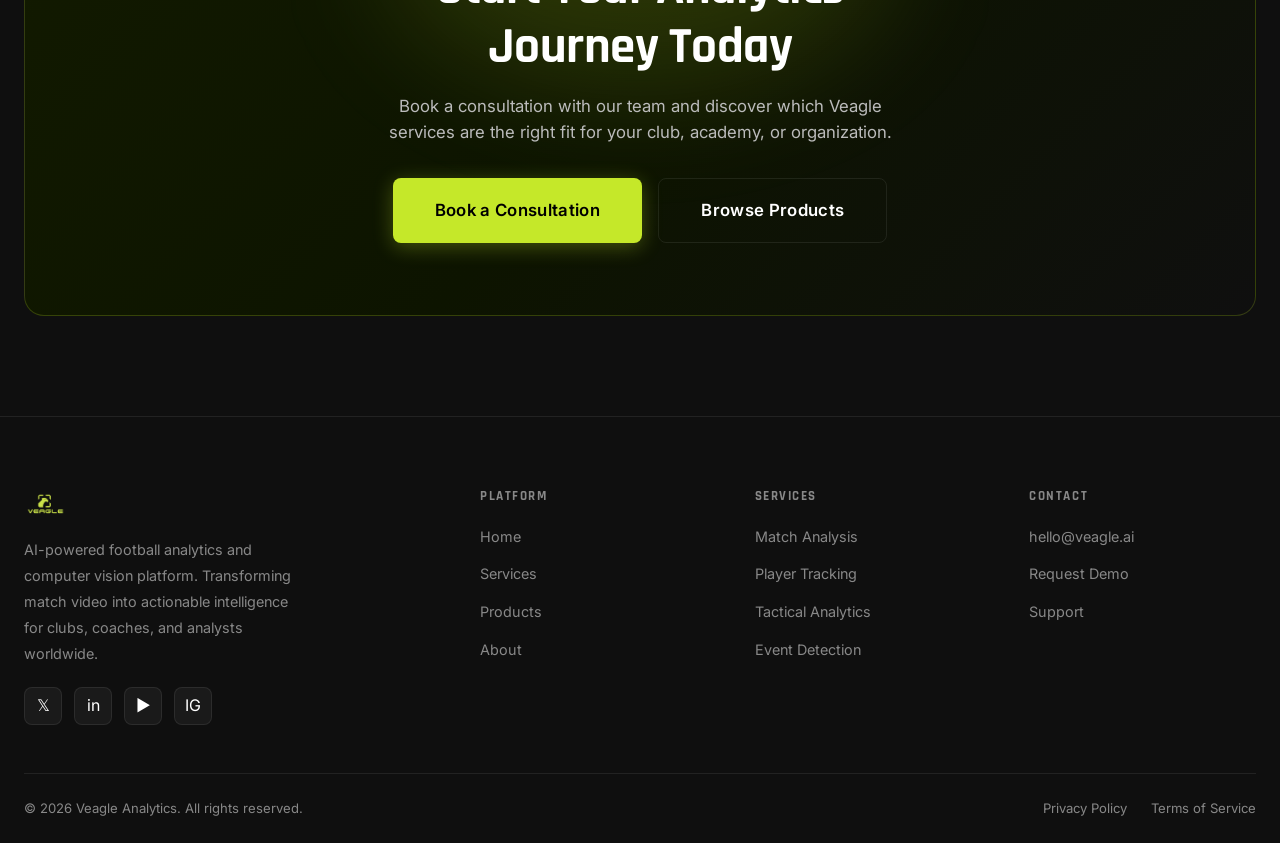
<file: services.html>
﻿<!DOCTYPE html>
<html lang="en">

<head>
    <meta charset="UTF-8" />
    <meta name="viewport" content="width=device-width, initial-scale=1.0" />
    <title>Services — Veagle Football Analytics</title>
    <meta name="description"
        content="Veagle provides match video analysis, player tracking, tactical analytics, event detection, and custom AI solutions for football clubs, academies, and analysts." />
    <link rel="icon" type="image/png" href="images/Veagle_logo.png" />
    <link rel="stylesheet" href="css/styles.css" />
    <link rel="stylesheet" href="css/services.css" />
</head>

<body>

    <!-- ── Navbar ── -->
    <nav class="navbar" id="navbar">
        <div class="nav-inner">
            <a href="index.html" class="nav-logo">
                <img src="images/Veagle_logo.png" alt="Veagle" />
            </a>
            <ul class="nav-links">
                <li><a href="index.html">Home</a></li>
                <li><a href="services.html">Services</a></li>
                <li><a href="products.html">Products</a></li>
                <li><a href="about.html">About</a></li>
                <li><a href="contact.html">Contact</a></li>
            </ul>
            <div class="nav-cta">
                <a href="https://dashboard.veagle.sa/login" class="btn btn-outline btn-sm" target="_blank">Login</a>
                <a href="contact.html" class="btn btn-primary btn-sm">Get Started</a>
            </div>
            <button class="hamburger" aria-label="Menu"><span></span><span></span><span></span></button>
        </div>
    </nav>
    <div class="mobile-nav">
        <a href="index.html">Home</a>
        <a href="services.html">Services</a>
        <a href="products.html">Products</a>
        <a href="about.html">About</a>
        <a href="contact.html">Contact</a>
        <a href="contact.html" class="btn btn-primary">Get Started</a>
    </div>

    <!-- ── Hero ── -->
    <section class="page-hero">
        <div class="container">
            <span class="section-label hero-badge">What We Do</span>
            <h1>Intelligent Services for<br /><span class="accent">Modern Football</span></h1>
            <p>From raw footage to actionable insights — Veagle's service suite covers every layer of football
                analytics, tailored to your club or organization's needs.</p>
        </div>
    </section>

    <!-- ── Services Quick Nav ── -->
    <div class="services-quick-nav">
        <div class="container">
            <div class="service-intro-cards">
                <a href="#match-analysis" class="sic">
                    <h4>Match Video Analysis</h4>
                </a>
                <a href="#player-tracking" class="sic">
                    <h4>Player Tracking</h4>
                </a>
                <a href="#tactical" class="sic">
                    <h4>Tactical Analytics</h4>
                </a>
                <a href="#event-detection" class="sic">
                    <h4>Event Detection</h4>
                </a>

            </div>
        </div>
    </div>

    <!-- ── Service 1: Match Video Analysis ── -->
    <section id="match-analysis" class="service-block">
        <div class="container">
            <div class="split">
                <div class="split-content reveal">
                    <span class="section-label">Service 01</span>
                    <h2>Match Video<br /><span class="accent">Analysis</span></h2>
                    <p>Upload any match footage — broadcast, tactical cam, or drone — and Veagle's AI pipeline
                        automatically processes every frame to extract comprehensive match data. No annotation, no
                        manual tagging required.</p>
                    <p>Our CV models detect the pitch, segmenting it into zones, and simultaneously identify every
                        player, referee, and the ball with sub-pixel precision across the entire 90 minutes.</p>
                    <div class="service-features-grid">
                        <div class="sf-item">
                            <div>
                                <h4>Pitch Homography</h4>
                                <p>Automatic pitch calibration maps broadcast to 2D top-down view.</p>
                            </div>
                        </div>
                        <div class="sf-item">
                            <div>
                                <h4>Multi-Camera Support</h4>
                                <p>Works with broadcast, tactical, or mobile camera setups.</p>
                            </div>
                        </div>
                        <div class="sf-item">
                            <div>
                                <h4>Fast Processing</h4>
                                <p>Full match analyzed in under 30 minutes on standard GPU hardware.</p>
                            </div>
                        </div>
                        <div class="sf-item">
                            <div>
                                <h4>Structured Output</h4>
                                <p>JSON, CSV, and annotated video outputs for downstream use.</p>
                            </div>
                        </div>
                    </div>
                    <div class="service-cta">
                        <a href="contact.html" class="btn btn-primary">Request a Demo</a>
                        <a href="products.html" class="btn btn-outline">See Match Analyzer</a>
                    </div>
                </div>
                <div class="img-frame img-frame-service reveal reveal-delay-2">
                    <img src="images/hero_analytics.png" alt="Match video analysis with AI overlay" />
                    <div class="img-badge"><span class="dot"></span><span>Processing Match Footage</span></div>
                </div>
            </div>
        </div>
    </section>

    <!-- ── Service 2: Player Tracking ── -->
    <section id="player-tracking" class="service-block alt-bg">
        <div class="container">
            <div class="split split-reverse">
                <div class="img-frame img-frame-service reveal">
                    <img src="images/hero_analytics.png" alt="Player tracking with bounding boxes" />
                    <div class="img-badge"><span class="dot"></span><span>14 Players Tracked</span></div>
                </div>
                <div class="split-content reveal reveal-delay-2">
                    <span class="section-label">Service 02</span>
                    <h2>Player Tracking &<br /><span class="accent">Re-Identification</span></h2>
                    <p>Veagle's tracking engine combines YOLO detection with ByteTrack and DeepSORT algorithms to
                        maintain consistent player identities across every camera cut, zoom, and occlusion event
                        throughout a match.</p>
                    <p>Each player receives a unique ID that persists across the game — enabling per-player statistics,
                        heat maps, and performance reports with full traceability.</p>
                    <div class="service-features-grid">
                        <div class="sf-item">
                            <div>
                                <h4>Re-Identification</h4>
                                <p>Persistent player IDs across camera switches and occlusions.</p>
                            </div>
                        </div>
                        <div class="sf-item">
                            <div>
                                <h4>Speed Measurement</h4>
                                <p>Real-time speed and distance from video, no GPS needed.</p>
                            </div>
                        </div>
                        <div class="sf-item">
                            <div>
                                <h4>Ball Tracking</h4>
                                <p>Sub-frame ball detection with trajectory and spin estimation.</p>
                            </div>
                        </div>
                        <div class="sf-item">
                            <div>
                                <h4>Team Classification</h4>
                                <p>Automatic team separation by jersey color via clustering.</p>
                            </div>
                        </div>
                    </div>
                    <div class="service-cta">
                        <a href="contact.html" class="btn btn-primary">Get Started</a>
                        <a href="products.html" class="btn btn-outline">Tracking Engine</a>
                    </div>
                </div>
            </div>
        </div>
    </section>

    <!-- ── Service 3: Tactical Analytics ── -->
    <section id="tactical" class="service-block">
        <div class="container">
            <div class="split">
                <div class="split-content reveal">
                    <span class="section-label">Service 03</span>
                    <h2>Tactical & Performance<br /><span class="accent">Analytics</span></h2>
                    <p>Transform raw tracking data into deep tactical insights. Veagle generates heatmaps, passing
                        networks, formation analysis, and physical performance metrics that coaching staffs need to
                        prepare and review matches effectively.</p>
                    <p>All metrics are visualized in our dashboard or exported as polished coaching reports — ready for
                        pre-match briefings and post-match reviews.</p>
                    <div class="service-features-grid">
                        <div class="sf-item">
                            <div>
                                <h4>Player Heatmaps</h4>
                                <p>Individual and team movement density maps per match period.</p>
                            </div>
                        </div>
                        <div class="sf-item">
                            <div>
                                <h4>Pass Networks</h4>
                                <p>Interactive visualizations of team build-up and passing tendencies.</p>
                            </div>
                        </div>
                        <div class="sf-item">
                            <div>
                                <h4>Formation Analysis</h4>
                                <p>Dynamic formation detection and shape shifts throughout the game.</p>
                            </div>
                        </div>
                        <div class="sf-item">
                            <div>
                                <h4>Physical Load</h4>
                                <p>Distance, sprint count, and intensity zone breakdowns per player.</p>
                            </div>
                        </div>
                    </div>
                    <div class="service-cta">
                        <a href="contact.html" class="btn btn-primary">Schedule a Demo</a>
                        <a href="products.html" class="btn btn-outline">Performance Dashboard</a>
                    </div>
                </div>
                <div class="img-frame img-frame-service reveal reveal-delay-2">
                    <img src="images/heatmap_visual.png" alt="Football heatmap and tactical visualization" />
                    <div class="img-badge"><span class="dot"></span><span>Live Heatmap Generated</span></div>
                </div>
            </div>
        </div>
    </section>

    <!-- ── Service 4: Event Detection ── -->
    <section id="event-detection" class="service-block alt-bg">
        <div class="container">
            <div class="split split-reverse">
                <div class="img-frame img-frame-service reveal">
                    <img src="images/tactical_board.png" alt="Event detection and football analysis" />
                    <div class="img-badge"><span class="dot"></span><span>87 Events Detected</span></div>
                </div>
                <div class="split-content reveal reveal-delay-2">
                    <span class="section-label">Service 04</span>
                    <h2>Event Detection &<br /><span class="accent">Reporting</span></h2>
                    <p>Veagle's event detection engine automatically identifies key match moments — shots on goal,
                        passes, fouls, corners, set pieces, pressing triggers, and defensive transitions — timestamped
                        and classifed from video.</p>
                    <p>Every detected event is exported to structured reports with video clips, making it simple to
                        review key moments without scrubbing through hours of footage.</p>
                    <div class="service-features-grid">
                        <div class="sf-item">
                            <div>
                                <h4>Shot Detection</h4>
                                <p>All shots classified with location, angle, and outcome.</p>
                            </div>
                        </div>
                        <div class="sf-item">
                            <div>
                                <h4>Set Piece Analysis</h4>
                                <p>Corners, free kicks, and throw-ins automatically tagged.</p>
                            </div>
                        </div>
                        <div class="sf-item">
                            <div>
                                <h4>Transition Detection</h4>
                                <p>High-press and counter-attack transitions identified by AI.</p>
                            </div>
                        </div>
                        <div class="sf-item">
                            <div>
                                <h4>Auto Reports</h4>
                                <p>PDF and dashboard reports generated from detected events.</p>
                            </div>
                        </div>
                    </div>
                    <div class="service-cta">
                        <a href="contact.html" class="btn btn-primary">Get Started</a>
                        <a href="products.html" class="btn btn-outline">Event Suite</a>
                    </div>
                </div>
            </div>
        </div>
    </section>

    <!-- ── Service 5: Custom AI ── -->


    <!-- ── Final CTA ── -->
    <section class="section section-alt">
        <div class="container">
            <div class="cta-banner reveal">
                <h2>Start Your Analytics<br /><span class="accent">Journey Today</span></h2>
                <p>Book a consultation with our team and discover which Veagle services are the right fit for your club,
                    academy, or organization.</p>
                <div class="btn-group">
                    <a href="contact.html" class="btn btn-primary btn-lg">Book a Consultation</a>
                    <a href="products.html" class="btn btn-outline btn-lg">Browse Products</a>
                </div>
            </div>
        </div>
    </section>

    <!-- ── Footer ── -->
    <footer>
        <div class="container">
            <div class="footer-grid">
                <div class="footer-brand">
                    <img src="images/Veagle_logo_text.png" alt="Veagle" />
                    <p>AI-powered football analytics and computer vision platform. Transforming match video into
                        actionable intelligence for clubs, coaches, and analysts worldwide.</p>
                    <div class="footer-social">
                        <a href="#" class="social-icon">𝕏</a>
                        <a href="#" class="social-icon">in</a>
                        <a href="#" class="social-icon">▶</a>
                        <a href="#" class="social-icon">IG</a>
                    </div>
                </div>
                <div class="footer-col">
                    <h5>Platform</h5>
                    <ul>
                        <li><a href="index.html">Home</a></li>
                        <li><a href="services.html">Services</a></li>
                        <li><a href="products.html">Products</a></li>
                        <li><a href="about.html">About</a></li>
                    </ul>
                </div>
                <div class="footer-col">
                    <h5>Services</h5>
                    <ul>
                        <li><a href="#match-analysis">Match Analysis</a></li>
                        <li><a href="#player-tracking">Player Tracking</a></li>
                        <li><a href="#tactical">Tactical Analytics</a></li>
                        <li><a href="#event-detection">Event Detection</a></li>
                    </ul>
                </div>
                <div class="footer-col">
                    <h5>Contact</h5>
                    <ul>
                        <li><a href="mailto:hello@veagle.ai">hello@veagle.ai</a></li>
                        <li><a href="contact.html">Request Demo</a></li>
                        <li><a href="contact.html">Support</a></li>
                    </ul>
                </div>
            </div>
            <div class="footer-bottom">
                <span>© 2026 Veagle Analytics. All rights reserved.</span>
                <div class="footer-bottom-links">
                    <a href="#">Privacy Policy</a>
                    <a href="#">Terms of Service</a>
                </div>
            </div>
        </div>
    </footer>

    <script src="js/main.js"></script>
</body>

</html>
</file>
<file: css/styles.css>
/* ============================================================
   VEAGLE — Shared Design System
   Football Analytics & Computer Vision Platform
   ============================================================ */

@import url('https://fonts.googleapis.com/css2?family=Inter:wght@300;400;500;600;700;800;900&family=Rajdhani:wght@500;600;700&display=swap');

/* ── CSS Variables ─────────────────────────────────────────── */
:root {
  --lime: #C5E829;
  --lime-dark: #A8C720;
  --lime-glow: rgba(197, 232, 41, 0.15);
  --lime-glow2: rgba(197, 232, 41, 0.08);
  --bg-black: #080808;
  --bg-dark: #0F0F0F;
  --bg-card: #141414;
  --bg-card2: #1A1A1A;
  --border: rgba(197, 232, 41, 0.2);
  --border-dim: rgba(255, 255, 255, 0.08);
  --text-white: #FFFFFF;
  --text-muted: #888888;
  --text-light: #BBBBBB;
  --nav-height: 72px;
  --radius: 12px;
  --radius-lg: 20px;
  --shadow: 0 8px 32px rgba(0, 0, 0, 0.4);
  --shadow-lime: 0 0 40px rgba(197, 232, 41, 0.18);
  --transition: 0.3s cubic-bezier(0.4, 0, 0.2, 1);
  --max-w: 1280px;
}

/* ── Reset ─────────────────────────────────────────────────── */
*,
*::before,
*::after {
  box-sizing: border-box;
  margin: 0;
  padding: 0;
}

html {
  scroll-behavior: smooth;
  font-size: 16px;
}

body {
  font-family: 'Inter', sans-serif;
  background: var(--bg-black);
  color: var(--text-white);
  line-height: 1.6;
  overflow-x: hidden;
}

img {
  max-width: 100%;
  height: auto;
  display: block;
}

a {
  text-decoration: none;
  color: inherit;
}

ul {
  list-style: none;
}

button {
  cursor: pointer;
  border: none;
  background: none;
  font-family: inherit;
}

/* ── Typography ─────────────────────────────────────────────── */
h1,
h2,
h3,
h4,
h5 {
  font-family: 'Rajdhani', 'Inter', sans-serif;
  font-weight: 700;
  line-height: 1.15;
  letter-spacing: -0.01em;
}

h1 {
  font-size: clamp(2.5rem, 6vw, 5rem);
}

h2 {
  font-size: clamp(2rem, 4vw, 3.2rem);
}

h3 {
  font-size: clamp(1.3rem, 2.5vw, 1.8rem);
}

h4 {
  font-size: 1.2rem;
}

p {
  color: var(--text-light);
  font-weight: 400;
}

.section-label {
  display: inline-flex;
  align-items: center;
  gap: 8px;
  font-size: 0.75rem;
  font-weight: 700;
  letter-spacing: 0.15em;
  text-transform: uppercase;
  color: var(--lime);
  background: var(--lime-glow2);
  border: 1px solid var(--border);
  padding: 6px 16px;
  border-radius: 50px;
  margin-bottom: 1rem;
}

.section-label::before {
  content: '';
  width: 6px;
  height: 6px;
  border-radius: 50%;
  background: var(--lime);
  flex-shrink: 0;
}

/* ── Container ─────────────────────────────────────────────── */
.container {
  width: 100%;
  max-width: var(--max-w);
  margin: 0 auto;
  padding: 0 24px;
}

/* ── Buttons ────────────────────────────────────────────────── */
.btn {
  display: inline-flex;
  align-items: center;
  justify-content: center;
  gap: 8px;
  padding: 14px 32px;
  border-radius: 8px;
  font-weight: 600;
  font-size: 0.95rem;
  letter-spacing: 0.02em;
  transition: var(--transition);
  position: relative;
  overflow: hidden;
}

.btn::before {
  content: '';
  position: absolute;
  inset: 0;
  opacity: 0;
  transition: opacity 0.2s;
}

.btn-primary {
  background: var(--lime);
  color: #000;
  box-shadow: 0 4px 20px rgba(197, 232, 41, 0.3);
}

.btn-primary:hover {
  background: var(--lime-dark);
  box-shadow: 0 8px 32px rgba(197, 232, 41, 0.5);
  transform: translateY(-2px);
}

.btn-outline {
  background: transparent;
  color: var(--text-white);
  border: 1.5px solid var(--border-dim);
}

.btn-outline:hover {
  border-color: var(--lime);
  color: var(--lime);
  background: var(--lime-glow2);
  transform: translateY(-2px);
}

.btn-sm {
  padding: 10px 22px;
  font-size: 0.85rem;
}

.btn-lg {
  padding: 18px 42px;
  font-size: 1.05rem;
}

/* ── Navbar ─────────────────────────────────────────────────── */
.navbar {
  position: fixed;
  top: 0;
  left: 0;
  right: 0;
  z-index: 1000;
  height: var(--nav-height);
  display: flex;
  align-items: center;
  background: rgba(8, 8, 8, 0.85);
  backdrop-filter: blur(20px);
  -webkit-backdrop-filter: blur(20px);
  border-bottom: 1px solid var(--border-dim);
  transition: var(--transition);
}

.navbar.scrolled {
  background: rgba(8, 8, 8, 0.97);
  border-bottom-color: var(--border);
}

.nav-inner {
  width: 100%;
  max-width: var(--max-w);
  margin: 0 auto;
  padding: 0 24px;
  display: flex;
  align-items: center;
  justify-content: space-between;
}

.nav-logo {
  display: flex;
  align-items: center;
  gap: 10px;
}

.nav-logo img {
  height: 36px;
  width: auto;
}

.nav-links {
  display: flex;
  align-items: center;
  gap: 8px;
}

.nav-links a {
  padding: 8px 16px;
  border-radius: 6px;
  font-size: 0.9rem;
  font-weight: 500;
  color: var(--text-light);
  transition: var(--transition);
  position: relative;
}

.nav-links a::after {
  content: '';
  position: absolute;
  bottom: 4px;
  left: 50%;
  transform: translateX(-50%) scaleX(0);
  width: 20px;
  height: 2px;
  background: var(--lime);
  border-radius: 2px;
  transition: transform 0.25s;
}

.nav-links a:hover,
.nav-links a.active {
  color: var(--text-white);
}

.nav-links a:hover::after,
.nav-links a.active::after {
  transform: translateX(-50%) scaleX(1);
}

.nav-cta {
  display: flex;
  align-items: center;
  gap: 12px;
}

.hamburger {
  display: none;
  flex-direction: column;
  gap: 5px;
  padding: 8px;
  cursor: pointer;
}

.hamburger span {
  display: block;
  width: 24px;
  height: 2px;
  background: var(--text-white);
  border-radius: 2px;
  transition: var(--transition);
}

.hamburger.open span:nth-child(1) {
  transform: translateY(7px) rotate(45deg);
}

.hamburger.open span:nth-child(2) {
  opacity: 0;
}

.hamburger.open span:nth-child(3) {
  transform: translateY(-7px) rotate(-45deg);
}

/* Mobile nav */
.mobile-nav {
  display: none;
  position: fixed;
  top: var(--nav-height);
  left: 0;
  right: 0;
  bottom: 0;
  background: rgba(8, 8, 8, 0.98);
  z-index: 999;
  flex-direction: column;
  align-items: center;
  justify-content: center;
  gap: 8px;
  backdrop-filter: blur(20px);
}

.mobile-nav.open {
  display: flex;
}

.mobile-nav a {
  font-size: 1.5rem;
  font-weight: 600;
  color: var(--text-light);
  padding: 16px 40px;
  border-radius: 8px;
  transition: var(--transition);
  width: 100%;
  text-align: center;
}

.mobile-nav a:hover {
  color: var(--lime);
  background: var(--lime-glow2);
}

.mobile-nav .btn {
  margin-top: 16px;
}

/* ── Hero Base ──────────────────────────────────────────────── */
.page-hero {
  min-height: 380px;
  display: flex;
  align-items: center;
  padding: calc(var(--nav-height) + 60px) 0 60px;
  background: linear-gradient(135deg, var(--bg-dark) 0%, #0a0a0a 100%);
  position: relative;
  overflow: hidden;
}

.page-hero::before {
  content: '';
  position: absolute;
  top: -50%;
  right: -20%;
  width: 600px;
  height: 600px;
  border-radius: 50%;
  background: var(--lime-glow2);
  filter: blur(80px);
  pointer-events: none;
}

.page-hero .hero-badge {
  margin-bottom: 1.5rem;
}

.page-hero h1 .accent {
  color: var(--lime);
}

.page-hero p {
  font-size: 1.15rem;
  max-width: 600px;
  margin-top: 1rem;
  color: var(--text-muted);
}

/* ── Section Shared ─────────────────────────────────────────── */
.section {
  padding: 100px 0;
}

.section-alt {
  background: var(--bg-dark);
}

.section-center {
  text-align: center;
}

.section-header {
  margin-bottom: 64px;
}

.section-header h2 {
  margin-bottom: 1rem;
}

.section-header h2 .accent {
  color: var(--lime);
}

.section-header p {
  font-size: 1.05rem;
  max-width: 600px;
}

.section-center .section-header p {
  margin: 0 auto;
}

/* ── Grid Layouts ────────────────────────────────────────────── */
.grid-2 {
  display: grid;
  grid-template-columns: repeat(2, 1fr);
  gap: 32px;
}

.grid-3 {
  display: grid;
  grid-template-columns: repeat(3, 1fr);
  gap: 32px;
}

.grid-4 {
  display: grid;
  grid-template-columns: repeat(4, 1fr);
  gap: 24px;
}

.grid-auto {
  display: grid;
  grid-template-columns: repeat(auto-fit, minmax(300px, 1fr));
  gap: 32px;
}

/* ── Cards ──────────────────────────────────────────────────── */
.card {
  background: var(--bg-card);
  border: 1px solid var(--border-dim);
  border-radius: var(--radius-lg);
  padding: 36px;
  transition: var(--transition);
  position: relative;
  overflow: hidden;
}

.card::before {
  content: '';
  position: absolute;
  top: 0;
  left: 0;
  right: 0;
  height: 1px;
  background: linear-gradient(90deg, transparent, var(--lime), transparent);
  opacity: 0;
  transition: opacity 0.3s;
}

.card:hover {
  border-color: var(--border);
  transform: translateY(-4px);
  box-shadow: var(--shadow), var(--shadow-lime);
}

.card:hover::before {
  opacity: 1;
}

.card-icon {
  width: 56px;
  height: 56px;
  border-radius: 12px;
  background: var(--lime-glow);
  border: 1px solid var(--border);
  display: flex;
  align-items: center;
  justify-content: center;
  margin-bottom: 20px;
  font-size: 1.5rem;
}

.card h3 {
  font-size: 1.25rem;
  margin-bottom: 10px;
}

.card p {
  font-size: 0.92rem;
  color: var(--text-muted);
  line-height: 1.7;
}

/* Feature list inside cards */
.feature-list {
  margin-top: 20px;
  display: flex;
  flex-direction: column;
  gap: 8px;
}

.feature-list li {
  display: flex;
  align-items: center;
  gap: 10px;
  font-size: 0.88rem;
  color: var(--text-muted);
}

.feature-list li::before {
  content: '';
  width: 16px;
  height: 16px;
  flex-shrink: 0;
  background: var(--lime);
  border-radius: 50%;
  mask: url("data:image/svg+xml,%3Csvg xmlns='http://www.w3.org/2000/svg' viewBox='0 0 24 24'%3E%3Cpath d='M20 6L9 17l-5-5'/%3E%3C/svg%3E") center/cover no-repeat;
  -webkit-mask: url("data:image/svg+xml,%3Csvg xmlns='http://www.w3.org/2000/svg' viewBox='0 0 24 24' fill='none' stroke='white' stroke-width='3'%3E%3Cpath d='M20 6L9 17l-5-5'/%3E%3C/svg%3E") center/cover no-repeat;
  background: var(--lime);
}

/* ── Stat Counters ──────────────────────────────────────────── */
.stats-bar {
  display: flex;
  align-items: center;
  justify-content: center;
  gap: 0;
  flex-wrap: wrap;
  background: var(--bg-card);
  border: 1px solid var(--border-dim);
  border-radius: var(--radius-lg);
  overflow: hidden;
}

.stat-item {
  flex: 1;
  min-width: 160px;
  padding: 36px 24px;
  text-align: center;
  border-right: 1px solid var(--border-dim);
  position: relative;
}

.stat-item:last-child {
  border-right: none;
}

.stat-num {
  font-family: 'Rajdhani', sans-serif;
  font-size: 2.8rem;
  font-weight: 700;
  color: var(--lime);
  line-height: 1;
}

.stat-label {
  font-size: 0.82rem;
  color: var(--text-muted);
  letter-spacing: 0.05em;
  margin-top: 6px;
}

/* ── Image Containers ───────────────────────────────────────── */
.img-frame {
  border-radius: var(--radius-lg);
  overflow: hidden;
  border: 1px solid var(--border-dim);
  position: relative;
}

.img-frame img {
  width: 100%;
  height: 100%;
  object-fit: cover;
  display: block;
}

.img-badge {
  position: absolute;
  bottom: 20px;
  left: 20px;
  background: rgba(0, 0, 0, 0.8);
  backdrop-filter: blur(10px);
  border: 1px solid var(--border);
  border-radius: 10px;
  padding: 12px 18px;
  display: flex;
  align-items: center;
  gap: 10px;
}

.img-badge .dot {
  width: 8px;
  height: 8px;
  background: var(--lime);
  border-radius: 50%;
  animation: pulse 2s infinite;
}

.img-badge span {
  font-size: 0.8rem;
  font-weight: 600;
}

/* ── Split Layout ────────────────────────────────────────────── */
.split {
  display: grid;
  grid-template-columns: 1fr 1fr;
  gap: 80px;
  align-items: center;
}

.split-reverse {
  direction: rtl;
}

.split-reverse>* {
  direction: ltr;
}

.split-content .section-label {
  margin-bottom: 1rem;
}

.split-content h2 {
  margin-bottom: 1.2rem;
}

.split-content p {
  margin-bottom: 1.5rem;
  font-size: 1.05rem;
}

.split-content .btn {
  margin-top: 0.5rem;
}

/* ── Testimonial Cards ───────────────────────────────────────── */
.testimonial-card {
  background: var(--bg-card);
  border: 1px solid var(--border-dim);
  border-radius: var(--radius-lg);
  padding: 36px;
  transition: var(--transition);
}

.testimonial-card:hover {
  border-color: var(--border);
  transform: translateY(-4px);
}

.stars {
  color: var(--lime);
  font-size: 1.1rem;
  margin-bottom: 16px;
  letter-spacing: 2px;
}

.testimonial-text {
  font-size: 0.95rem;
  line-height: 1.8;
  color: var(--text-light);
  margin-bottom: 24px;
}

.testimonial-author {
  display: flex;
  align-items: center;
  gap: 14px;
}

.author-avatar {
  width: 46px;
  height: 46px;
  border-radius: 50%;
  background: var(--lime-glow);
  border: 2px solid var(--border);
  display: flex;
  align-items: center;
  justify-content: center;
  font-size: 1.1rem;
  font-weight: 700;
  color: var(--lime);
  font-family: 'Rajdhani', sans-serif;
}

.author-name {
  font-weight: 600;
  font-size: 0.92rem;
}

.author-role {
  font-size: 0.8rem;
  color: var(--text-muted);
}

/* ── CTA Banner ─────────────────────────────────────────────── */
.cta-banner {
  background: linear-gradient(135deg, #121a00 0%, #0d1400 50%, var(--bg-dark) 100%);
  border: 1px solid var(--border);
  border-radius: var(--radius-lg);
  padding: 72px;
  text-align: center;
  position: relative;
  overflow: hidden;
}

.cta-banner::before {
  content: '';
  position: absolute;
  top: -100px;
  left: 50%;
  transform: translateX(-50%);
  width: 500px;
  height: 300px;
  background: var(--lime-glow);
  border-radius: 50%;
  filter: blur(60px);
  pointer-events: none;
}

.cta-banner h2 {
  margin-bottom: 1rem;
  position: relative;
}

.cta-banner p {
  font-size: 1.05rem;
  max-width: 550px;
  margin: 0 auto 2rem;
  position: relative;
}

.cta-banner .btn-group {
  display: flex;
  gap: 16px;
  justify-content: center;
  flex-wrap: wrap;
  position: relative;
}

/* ── Footer ─────────────────────────────────────────────────── */
footer {
  background: var(--bg-dark);
  border-top: 1px solid var(--border-dim);
  padding: 72px 0 0;
}

.footer-grid {
  display: grid;
  grid-template-columns: 1.8fr 1fr 1fr 1fr;
  gap: 48px;
  padding-bottom: 48px;
  border-bottom: 1px solid var(--border-dim);
}

.footer-brand img {
  height: 32px;
  margin-bottom: 16px;
}

.footer-brand p {
  font-size: 0.9rem;
  color: var(--text-muted);
  max-width: 280px;
  line-height: 1.8;
}

.footer-social {
  display: flex;
  gap: 12px;
  margin-top: 20px;
}

.social-icon {
  width: 38px;
  height: 38px;
  border-radius: 8px;
  background: var(--bg-card2);
  border: 1px solid var(--border-dim);
  display: flex;
  align-items: center;
  justify-content: center;
  font-size: 1rem;
  transition: var(--transition);
}

.social-icon:hover {
  background: var(--lime);
  color: #000;
  border-color: var(--lime);
  transform: translateY(-2px);
}

.footer-col h5 {
  font-size: 0.8rem;
  font-weight: 700;
  letter-spacing: 0.12em;
  text-transform: uppercase;
  color: var(--text-muted);
  margin-bottom: 20px;
}

.footer-col ul {
  display: flex;
  flex-direction: column;
  gap: 12px;
}

.footer-col a {
  font-size: 0.9rem;
  color: var(--text-muted);
  transition: color 0.2s;
}

.footer-col a:hover {
  color: var(--lime);
}

.footer-bottom {
  display: flex;
  align-items: center;
  justify-content: space-between;
  padding: 24px 0;
  flex-wrap: wrap;
  gap: 12px;
}

.footer-bottom span {
  font-size: 0.82rem;
  color: var(--text-muted);
}

.footer-bottom-links {
  display: flex;
  gap: 24px;
}

.footer-bottom-links a {
  font-size: 0.82rem;
  color: var(--text-muted);
  transition: color 0.2s;
}

.footer-bottom-links a:hover {
  color: var(--lime);
}

/* ── Form Styles ─────────────────────────────────────────────── */
.form-group {
  display: flex;
  flex-direction: column;
  gap: 8px;
}

.form-group label {
  font-size: 0.88rem;
  font-weight: 600;
  color: var(--text-light);
}

.form-group input,
.form-group select,
.form-group textarea {
  background: var(--bg-card2);
  border: 1px solid var(--border-dim);
  border-radius: 8px;
  padding: 14px 18px;
  color: var(--text-white);
  font-family: inherit;
  font-size: 0.95rem;
  transition: border-color 0.2s, box-shadow 0.2s;
  outline: none;
  resize: vertical;
}

.form-group input::placeholder,
.form-group select::placeholder,
.form-group textarea::placeholder {
  color: var(--text-muted);
}

.form-group input:focus,
.form-group select:focus,
.form-group textarea:focus {
  border-color: var(--lime);
  box-shadow: 0 0 0 3px rgba(197, 232, 41, 0.1);
}

.form-group select option {
  background: var(--bg-card2);
  color: var(--text-white);
}

/* ── Tag Pills ───────────────────────────────────────────────── */
.tag {
  display: inline-block;
  padding: 4px 12px;
  background: var(--lime-glow2);
  border: 1px solid var(--border);
  border-radius: 50px;
  font-size: 0.75rem;
  font-weight: 600;
  color: var(--lime);
  letter-spacing: 0.05em;
}

/* ── Timeline ────────────────────────────────────────────────── */
.timeline {
  position: relative;
  padding-left: 40px;
}

.timeline::before {
  content: '';
  position: absolute;
  left: 10px;
  top: 0;
  bottom: 0;
  width: 2px;
  background: linear-gradient(to bottom, var(--lime), transparent);
}

.timeline-item {
  position: relative;
  margin-bottom: 48px;
}

.timeline-item::before {
  content: '';
  position: absolute;
  left: -36px;
  top: 6px;
  width: 14px;
  height: 14px;
  border-radius: 50%;
  background: var(--lime);
  border: 3px solid var(--bg-black);
  box-shadow: 0 0 12px rgba(197, 232, 41, 0.5);
}

.timeline-year {
  font-size: 0.78rem;
  font-weight: 700;
  letter-spacing: 0.1em;
  color: var(--lime);
  margin-bottom: 6px;
  text-transform: uppercase;
}

.timeline-item h4 {
  font-size: 1.1rem;
  margin-bottom: 6px;
}

.timeline-item p {
  font-size: 0.9rem;
  color: var(--text-muted);
}

/* ── Tech Stack Badges ───────────────────────────────────────── */
.tech-stack {
  display: flex;
  flex-wrap: wrap;
  gap: 10px;
}

.tech-badge {
  display: flex;
  align-items: center;
  gap: 8px;
  padding: 10px 18px;
  border-radius: 8px;
  background: var(--bg-card2);
  border: 1px solid var(--border-dim);
  font-size: 0.85rem;
  font-weight: 600;
  color: var(--text-light);
  transition: var(--transition);
}

.tech-badge:hover {
  border-color: var(--lime);
  color: var(--lime);
  background: var(--lime-glow2);
}

.tech-badge .icon {
  font-size: 1.1rem;
}

/* ── Accordion / FAQ ─────────────────────────────────────────── */
.faq-item {
  border: 1px solid var(--border-dim);
  border-radius: 10px;
  overflow: hidden;
  transition: border-color 0.3s;
}

.faq-item.open {
  border-color: var(--border);
}

.faq-question {
  display: flex;
  align-items: center;
  justify-content: space-between;
  padding: 22px 28px;
  cursor: pointer;
  background: var(--bg-card);
  font-size: 1rem;
  font-weight: 600;
  transition: background 0.2s;
}

.faq-question:hover {
  background: var(--bg-card2);
}

.faq-question .icon {
  width: 28px;
  height: 28px;
  border-radius: 50%;
  background: var(--lime-glow2);
  border: 1px solid var(--border);
  display: flex;
  align-items: center;
  justify-content: center;
  font-size: 1.2rem;
  color: var(--lime);
  transition: transform 0.3s;
  flex-shrink: 0;
}

.faq-item.open .faq-question .icon {
  transform: rotate(45deg);
}

.faq-answer {
  max-height: 0;
  overflow: hidden;
  transition: max-height 0.4s ease;
}

.faq-item.open .faq-answer {
  max-height: 300px;
}

.faq-answer p {
  padding: 0 28px 24px;
  color: var(--text-muted);
  font-size: 0.95rem;
  line-height: 1.8;
}

/* ── App Store Badges ────────────────────────────────────────── */
.store-badge {
  display: inline-flex;
  text-decoration: none;
  background: var(--bg-card2);
  border: 1.5px solid var(--border-dim);
  border-radius: 12px;
  overflow: hidden;
  transition: border-color 0.25s, box-shadow 0.25s, transform 0.25s, background 0.25s;
  color: var(--text-white);
}

.store-badge:hover {
  border-color: var(--lime);
  background: rgba(197, 232, 41, 0.06);
  transform: translateY(-3px);
  box-shadow: 0 0 0 1px var(--lime), 0 6px 24px rgba(197, 232, 41, 0.22);
}

.store-badge-inner {
  display: flex;
  align-items: center;
  gap: 12px;
  padding: 12px 20px;
}

/* ── Comparison Table ────────────────────────────────────────── */
.compare-table {
  width: 100%;
  border-collapse: separate;
  border-spacing: 0;
}

.compare-table th,
.compare-table td {
  padding: 18px 24px;
  text-align: center;
  border-bottom: 1px solid var(--border-dim);
}

.compare-table th:first-child,
.compare-table td:first-child {
  text-align: left;
}

.compare-table thead th {
  background: var(--bg-card);
  font-weight: 700;
  font-size: 0.85rem;
  text-transform: uppercase;
  letter-spacing: 0.08em;
  color: var(--text-muted);
}

.compare-table thead .col-featured {
  background: var(--lime);
  color: #000;
}

.compare-table tbody tr:hover td {
  background: rgba(255, 255, 255, 0.02);
}

.compare-table .check {
  color: var(--lime);
  font-size: 1.1rem;
  font-weight: 700;
}

.compare-table .dash {
  color: var(--text-muted);
}

.compare-table .featured-col {
  background: rgba(197, 232, 41, 0.04);
}

/* ── Contact Info Cards ──────────────────────────────────────── */
.contact-info-card {
  display: flex;
  align-items: flex-start;
  gap: 16px;
  background: var(--bg-card);
  border: 1px solid var(--border-dim);
  border-radius: var(--radius);
  padding: 24px;
  transition: var(--transition);
}

.contact-info-card:hover {
  border-color: var(--border);
  transform: translateY(-2px);
}

.ci-icon {
  width: 48px;
  height: 48px;
  flex-shrink: 0;
  border-radius: 10px;
  background: var(--lime-glow);
  border: 1px solid var(--border);
  display: flex;
  align-items: center;
  justify-content: center;
  font-size: 1.3rem;
}

.ci-label {
  font-size: 0.78rem;
  font-weight: 700;
  letter-spacing: 0.1em;
  text-transform: uppercase;
  color: var(--text-muted);
  margin-bottom: 4px;
}

.ci-value {
  font-size: 0.95rem;
  font-weight: 600;
  color: var(--text-white);
}

/* ── Animations ─────────────────────────────────────────────── */
@keyframes pulse {

  0%,
  100% {
    opacity: 1;
    transform: scale(1);
  }

  50% {
    opacity: 0.6;
    transform: scale(1.3);
  }
}

@keyframes float {

  0%,
  100% {
    transform: translateY(0);
  }

  50% {
    transform: translateY(-10px);
  }
}

@keyframes fadeInUp {
  from {
    opacity: 0;
    transform: translateY(30px);
  }

  to {
    opacity: 1;
    transform: translateY(0);
  }
}

@keyframes gradientShift {
  0% {
    background-position: 0% 50%;
  }

  50% {
    background-position: 100% 50%;
  }

  100% {
    background-position: 0% 50%;
  }
}

/* Scroll-reveal */
.reveal {
  opacity: 0;
  transform: translateY(40px);
  transition: opacity 0.7s, transform 0.7s;
}

.reveal.visible {
  opacity: 1;
  transform: translateY(0);
}

.reveal-delay-1 {
  transition-delay: 0.1s;
}

.reveal-delay-2 {
  transition-delay: 0.2s;
}

.reveal-delay-3 {
  transition-delay: 0.3s;
}

.reveal-delay-4 {
  transition-delay: 0.4s;
}

/* ── Responsive ─────────────────────────────────────────────── */
@media (max-width: 1024px) {
  .grid-4 {
    grid-template-columns: repeat(2, 1fr);
  }

  .footer-grid {
    grid-template-columns: 1fr 1fr;
    gap: 40px;
  }

  .split {
    grid-template-columns: 1fr;
    gap: 48px;
  }

  .split-reverse {
    direction: ltr;
  }
}

@media (max-width: 768px) {

  .nav-links,
  .nav-cta .btn-outline {
    display: none;
  }

  .hamburger {
    display: flex;
  }

  .grid-2,
  .grid-3 {
    grid-template-columns: 1fr;
  }

  .grid-4 {
    grid-template-columns: 1fr;
  }

  .stats-bar {
    flex-direction: column;
  }

  .stat-item {
    border-right: none;
    border-bottom: 1px solid var(--border-dim);
  }

  .stat-item:last-child {
    border-bottom: none;
  }

  .cta-banner {
    padding: 48px 24px;
  }

  .footer-grid {
    grid-template-columns: 1fr;
  }

  .page-hero {
    text-align: center;
  }

  .page-hero p {
    margin: 1rem auto 0;
  }

  .section {
    padding: 72px 0;
  }
}

@media (max-width: 480px) {
  .cta-banner .btn-group {
    flex-direction: column;
    align-items: center;
  }

  .footer-bottom {
    justify-content: center;
    text-align: center;
  }
}
</file>
<file: css/index.css>
/* ── Home-only Styles ── */
.hero {
  min-height: 100vh;
  display: flex;
  align-items: center;
  position: relative;
  overflow: hidden;
  background: var(--bg-black);
  padding-top: var(--nav-height);
}

.hero-bg {
  position: absolute;
  inset: 0;
  background: url('../images/veagleBanner.png') center/cover no-repeat;
  opacity: 0.22;
  filter: saturate(1.4) brightness(0.9);
}

.hero-overlay {
  position: absolute;
  inset: 0;
  background: linear-gradient(135deg,
      rgba(8, 8, 8, 0.97) 0%,
      rgba(8, 8, 8, 0.75) 50%,
      rgba(8, 8, 8, 0.55) 100%);
}

.hero-glow {
  position: absolute;
  top: 20%;
  right: 5%;
  width: 700px;
  height: 700px;
  border-radius: 50%;
  background: radial-gradient(circle, rgba(197, 232, 41, 0.12) 0%, transparent 70%);
  pointer-events: none;
  animation: float 8s ease-in-out infinite;
}

.hero-content {
  position: relative;
  z-index: 2;
  max-width: 780px;
}

.hero-badge {
  display: inline-flex;
  align-items: center;
  gap: 10px;
  background: rgba(197, 232, 41, 0.08);
  border: 1px solid rgba(197, 232, 41, 0.25);
  border-radius: 50px;
  padding: 8px 20px;
  margin-bottom: 28px;
  font-size: 0.8rem;
  font-weight: 700;
  letter-spacing: 0.12em;
  text-transform: uppercase;
  color: var(--lime);
}

.hero-badge .live-dot {
  width: 7px;
  height: 7px;
  background: var(--lime);
  border-radius: 50%;
  animation: pulse 2s infinite;
}

.hero h1 {
  font-size: clamp(3rem, 7vw, 5.5rem);
  font-weight: 900;
  line-height: 1.05;
  margin-bottom: 24px;
}

.hero h1 .accent {
  color: var(--lime);
}

.hero-sub {
  font-size: clamp(1rem, 2vw, 1.25rem);
  color: var(--text-muted);
  max-width: 600px;
  line-height: 1.8;
  margin-bottom: 40px;
}

.hero-cta {
  display: flex;
  gap: 16px;
  flex-wrap: wrap;
}

.hero-scroll {
  position: absolute;
  bottom: 40px;
  left: 50%;
  transform: translateX(-50%);
  display: flex;
  flex-direction: column;
  align-items: center;
  gap: 8px;
  font-size: 0.75rem;
  color: var(--text-muted);
  letter-spacing: 0.1em;
  text-transform: uppercase;
  z-index: 2;
  animation: float 3s ease-in-out infinite;
}

.scroll-line {
  width: 1px;
  height: 50px;
  background: linear-gradient(to bottom, var(--lime), transparent);
}

/* Features */
.features-grid {
  display: grid;
  grid-template-columns: repeat(3, 1fr);
  gap: 24px;
}

/* Product Cards */
.product-card {
  background: var(--bg-card);
  border: 1px solid var(--border-dim);
  border-radius: var(--radius-lg);
  overflow: hidden;
  transition: var(--transition);
}

.product-card:hover {
  border-color: var(--border);
  transform: translateY(-6px);
  box-shadow: var(--shadow), var(--shadow-lime);
}

.product-card-img {
  height: 200px;
  overflow: hidden;
  position: relative;
}

.product-card-img img {
  width: 100%;
  height: 100%;
  object-fit: cover;
  transition: transform 0.5s;
}

.product-card:hover .product-card-img img {
  transform: scale(1.05);
}

.product-card-img .product-tag {
  position: absolute;
  top: 16px;
  left: 16px;
}

.product-card-body {
  padding: 28px;
}

.product-card-body h3 {
  font-size: 1.15rem;
  margin-bottom: 10px;
}

.product-card-body p {
  font-size: 0.88rem;
  color: var(--text-muted);
  line-height: 1.7;
  margin-bottom: 20px;
}

/* Why Veagle */
.why-grid {
  display: grid;
  grid-template-columns: repeat(2, 1fr);
  gap: 20px;
}

.why-item {
  display: flex;
  align-items: flex-start;
  gap: 16px;
  padding: 20px;
  background: var(--bg-card);
  border: 1px solid var(--border-dim);
  border-radius: 12px;
  transition: var(--transition);
}

.why-item:hover {
  border-color: var(--border);
}

.why-icon {
  width: 44px;
  height: 44px;
  flex-shrink: 0;
  border-radius: 10px;
  background: var(--lime-glow);
  border: 1px solid var(--border);
  display: flex;
  align-items: center;
  justify-content: center;
  font-size: 1.2rem;
}

.why-item h4 {
  font-size: 0.95rem;
  margin-bottom: 4px;
}

.why-item p {
  font-size: 0.83rem;
  color: var(--text-muted);
  line-height: 1.6;
}

/* Client band */
.client-band {
  padding: 60px 0;
  border-top: 1px solid var(--border-dim);
  border-bottom: 1px solid var(--border-dim);
}

.client-label {
  text-align: center;
  font-size: 0.8rem;
  letter-spacing: 0.12em;
  text-transform: uppercase;
  color: var(--text-muted);
  margin-bottom: 36px;
}

.client-logos {
  display: flex;
  align-items: center;
  justify-content: center;
  gap: 56px;
  flex-wrap: wrap;
}

.client-logos span {
  font-family: 'Rajdhani', sans-serif;
  font-size: 1.3rem;
  font-weight: 700;
  color: var(--text-muted);
  letter-spacing: 0.08em;
  transition: color 0.3s;
}

.client-logos span:hover {
  color: var(--lime);
}

/* Inline style replacements */
.stats-bar-section {
  background: var(--bg-dark);
  padding: 0;
}

.stats-bar-inner {
  margin: 0;
  border-radius: 0;
  border-left: none;
  border-right: none;
  border-top: none;
}

.section-header-flex {
  display: flex;
  justify-content: space-between;
  align-items: flex-end;
  flex-wrap: wrap;
  gap: 24px;
}

.products-grid-gap {
  gap: 28px;
}

.about-cta-row {
  display: flex;
  gap: 16px;
  flex-wrap: wrap;
  margin-top: 1.5rem;
}

.img-frame-about {
  height: 480px;
}

.img-frame-why {
  height: 520px;
}

.store-badge-sm .store-badge-inner {
  padding: 9px 14px;
  gap: 8px;
}

.store-badge-sm-label {
  font-size: 0.82rem;
  font-weight: 700;
}
</file>
<file: css/about.css>
/* About specific */
.mission-vision {
    display: grid;
    grid-template-columns: 1fr 1fr;
    gap: 28px;
}

.mv-card {
    background: var(--bg-card);
    border: 1px solid var(--border-dim);
    border-radius: var(--radius-lg);
    padding: 40px;
    position: relative;
    overflow: hidden;
    transition: var(--transition);
}

.mv-card:hover {
    border-color: var(--border);
    transform: translateY(-4px);
}

.mv-card::before {
    content: '';
    position: absolute;
    top: 0;
    left: 0;
    right: 0;
    height: 3px;
    background: linear-gradient(90deg, var(--lime), var(--lime-dark));
}

.mv-icon {
    font-size: 2.5rem;
    margin-bottom: 20px;
}

.mv-label {
    font-size: 0.75rem;
    font-weight: 700;
    letter-spacing: 0.15em;
    text-transform: uppercase;
    color: var(--lime);
    margin-bottom: 12px;
}

.mv-card h3 {
    font-size: 1.5rem;
    margin-bottom: 12px;
}

.mv-card p {
    font-size: 0.95rem;
    color: var(--text-muted);
    line-height: 1.9;
}

/* Problem/Solution */
.prob-sol {
    display: grid;
    grid-template-columns: 1fr 1fr;
    gap: 32px;
    align-items: stretch;
}

.ps-col {
    background: var(--bg-card);
    border: 1px solid var(--border-dim);
    border-radius: var(--radius-lg);
    padding: 40px;
}

.ps-col.solution-col {
    border-color: var(--border);
    background: rgba(197, 232, 41, 0.03);
}

.ps-label {
    display: flex;
    align-items: center;
    gap: 10px;
    font-size: 0.75rem;
    font-weight: 700;
    letter-spacing: 0.12em;
    text-transform: uppercase;
    margin-bottom: 20px;
}

.ps-label.problem {
    color: #ff6b6b;
}

.ps-label.solution {
    color: var(--lime);
}

.ps-col h3 {
    font-size: 1.4rem;
    margin-bottom: 14px;
}

.ps-col p {
    font-size: 0.92rem;
    color: var(--text-muted);
    line-height: 1.8;
}

.ps-list {
    margin-top: 20px;
    display: flex;
    flex-direction: column;
    gap: 10px;
}

.ps-list li {
    display: flex;
    align-items: flex-start;
    gap: 10px;
    font-size: 0.88rem;
    color: var(--text-muted);
    line-height: 1.6;
}

.ps-list li .bullet {
    width: 20px;
    height: 20px;
    flex-shrink: 0;
    border-radius: 50%;
    display: flex;
    align-items: center;
    justify-content: center;
    font-size: 0.75rem;
    font-weight: 700;
    margin-top: 2px;
}

.problem .bullet {
    background: rgba(255, 107, 107, 0.15);
    color: #ff6b6b;
}

.solution .bullet {
    background: var(--lime-glow);
    color: var(--lime);
}

/* Values */
.values-grid {
    display: grid;
    grid-template-columns: repeat(3, 1fr);
    gap: 24px;
}

.value-card {
    background: var(--bg-card);
    border: 1px solid var(--border-dim);
    border-radius: var(--radius-lg);
    padding: 32px;
    text-align: center;
    transition: var(--transition);
}

.value-card:hover {
    border-color: var(--border);
    transform: translateY(-4px);
}

.val-icon {
    font-size: 2.5rem;
    margin-bottom: 16px;
}

.value-card h3 {
    font-size: 1.1rem;
    margin-bottom: 10px;
}

.value-card p {
    font-size: 0.88rem;
    color: var(--text-muted);
    line-height: 1.7;
}

/* Inline style replacements */
.stats-bar-about {
    margin-top: 2rem;
}

.tech-stack-about {
    margin-top: 2rem;
}

.timeline-about {
    margin-top: 2.5rem;
}

.img-frame-about-intro {
    height: 500px;
}

.img-frame-about-tech {
    height: 480px;
}

.img-frame-about-timeline {
    height: 600px;
}

@media (max-width: 768px) {
    .mission-vision {
        grid-template-columns: 1fr;
    }

    .prob-sol {
        grid-template-columns: 1fr;
    }

    .values-grid {
        grid-template-columns: 1fr;
    }
}
</file>
<file: css/contact.css>
/* Contact page specifics */
.contact-layout {
    display: grid;
    grid-template-columns: 1fr 1.6fr;
    gap: 60px;
    align-items: start;
}

.contact-sidebar {
    display: flex;
    flex-direction: column;
    gap: 20px;
}

.contact-form-card {
    background: var(--bg-card);
    border: 1px solid var(--border-dim);
    border-radius: var(--radius-lg);
    padding: 48px;
}

.contact-form-card h3 {
    font-size: 1.5rem;
    margin-bottom: 6px;
}

.contact-form-card > p {
    color: var(--text-muted);
    font-size: 0.92rem;
    margin-bottom: 32px;
}

.form-grid {
    display: grid;
    grid-template-columns: 1fr 1fr;
    gap: 20px;
}

.form-row {
    grid-column: span 2;
}

.form-actions {
    margin-top: 28px;
}

.form-note {
    font-size: 0.8rem;
    color: var(--text-muted);
    margin-top: 12px;
}

/* Inquiry type tabs */
.inquiry-tabs {
    display: flex;
    gap: 8px;
    flex-wrap: wrap;
    margin-bottom: 32px;
}

.itab {
    padding: 8px 18px;
    border-radius: 50px;
    font-size: 0.82rem;
    font-weight: 600;
    border: 1px solid var(--border-dim);
    color: var(--text-muted);
    cursor: pointer;
    transition: var(--transition);
    background: transparent;
}

.itab.active,
.itab:hover {
    background: var(--lime);
    color: #000;
    border-color: var(--lime);
}

/* Map placeholder */
.map-placeholder {
    height: 280px;
    background: var(--bg-card2);
    border: 1px solid var(--border-dim);
    border-radius: var(--radius-lg);
    display: flex;
    flex-direction: column;
    align-items: center;
    justify-content: center;
    gap: 12px;
    color: var(--text-muted);
    position: relative;
    overflow: hidden;
}

.map-placeholder::before {
    content: '';
    position: absolute;
    inset: 0;
    background: linear-gradient(135deg, rgba(197, 232, 41, 0.04), transparent);
}

.map-icon {
    font-size: 3rem;
}

.map-placeholder p {
    font-size: 0.88rem;
    text-align: center;
    max-width: 200px;
}

/* FAQ Section */
.faq-grid {
    display: flex;
    flex-direction: column;
    gap: 12px;
}

/* Demo CTA strip */
.demo-cta-strip {
    background: var(--bg-dark);
    padding: 64px 0;
    border-top: 1px solid var(--border-dim);
    border-bottom: 1px solid var(--border-dim);
}

.demo-cta-grid {
    display: grid;
    grid-template-columns: repeat(3, 1fr);
    gap: 24px;
    text-align: center;
}

.demo-cta-grid h4 {
    margin-bottom: 8px;
}

.demo-cta-grid p {
    font-size: 0.88rem;
    color: var(--text-muted);
}

/* Contact info inline styles */
.ci-email-link {
    color: var(--lime);
}

.ci-phone-link {
    color: var(--text-white);
}

.ci-note {
    font-size: 0.8rem;
    margin-top: 4px;
    color: var(--text-muted);
}

/* Submit button full width */
.btn-full {
    width: 100%;
}

/* FAQ max-width container */
.faq-container {
    max-width: 820px;
    margin: 0 auto;
}

@media (max-width: 1024px) {
    .contact-layout {
        grid-template-columns: 1fr;
    }

    .contact-sidebar {
        order: -1;
    }
}

@media (max-width: 560px) {
    .form-grid {
        grid-template-columns: 1fr;
    }

    .form-row {
        grid-column: span 1;
    }

    .contact-form-card {
        padding: 28px;
    }
}
</file>
<file: css/products.css>
/* Products page specifics */
.products-grid {
    display: grid;
    grid-template-columns: repeat(3, 1fr);
    gap: 28px;
}

.product-card-full {
    background: var(--bg-card);
    border: 1px solid var(--border-dim);
    border-radius: var(--radius-lg);
    overflow: hidden;
    transition: var(--transition);
    display: flex;
    flex-direction: column;
}

.product-card-full:hover {
    border-color: var(--border);
    transform: translateY(-6px);
    box-shadow: var(--shadow), var(--shadow-lime);
}

.pcf-img {
    height: 220px;
    overflow: hidden;
    position: relative;
}

.pcf-img img {
    width: 100%;
    height: 100%;
    object-fit: cover;
    transition: transform 0.5s;
}

.product-card-full:hover .pcf-img img {
    transform: scale(1.06);
}

.pcf-tag {
    position: absolute;
    top: 16px;
    left: 16px;
}

.pcf-body {
    padding: 28px;
    flex: 1;
    display: flex;
    flex-direction: column;
}

.pcf-body h3 {
    font-size: 1.2rem;
    margin-bottom: 10px;
}

.pcf-body p {
    font-size: 0.88rem;
    color: var(--text-muted);
    line-height: 1.75;
    margin-bottom: 20px;
    flex: 1;
}

.pcf-features {
    display: flex;
    flex-direction: column;
    gap: 8px;
    margin-bottom: 24px;
}

.pcf-features li {
    display: flex;
    align-items: center;
    gap: 8px;
    font-size: 0.82rem;
    color: var(--text-muted);
}

.pcf-features li span.check {
    color: var(--lime);
    font-weight: 700;
    flex-shrink: 0;
}

/* Featured/wide product card */
.product-featured {
    grid-column: span 3;
    display: grid;
    grid-template-columns: 1fr 1fr;
    background: var(--bg-card);
    border: 1px solid var(--border);
    border-radius: var(--radius-lg);
    overflow: hidden;
    transition: var(--transition);
}

.product-featured:hover {
    transform: translateY(-4px);
    box-shadow: var(--shadow), var(--shadow-lime);
}

.pf-img {
    height: 380px;
    overflow: hidden;
}

.pf-img img {
    width: 100%;
    height: 100%;
    object-fit: cover;
}

.pf-body {
    padding: 48px;
    display: flex;
    flex-direction: column;
    justify-content: center;
}

.pf-body .tag {
    margin-bottom: 20px;
}

.pf-body h3 {
    font-size: 2rem;
    margin-bottom: 14px;
}

.pf-body p {
    font-size: 1rem;
    color: var(--text-muted);
    line-height: 1.8;
    margin-bottom: 24px;
}

.pf-features {
    display: grid;
    grid-template-columns: 1fr 1fr;
    gap: 10px;
    margin-bottom: 28px;
}

.pf-features li {
    display: flex;
    align-items: center;
    gap: 8px;
    font-size: 0.88rem;
    color: var(--text-muted);
}

.pf-features li span.check {
    color: var(--lime);
    font-weight: 700;
}

/* Store badge row */
.store-badges-row {
    display: flex;
    gap: 14px;
    flex-wrap: wrap;
}

.store-label-top {
    font-size: 0.65rem;
    opacity: 0.75;
}

.store-label-main {
    font-size: 1rem;
    font-weight: 700;
    line-height: 1.1;
}

/* Comparison table wrapper */
.compare-wrapper {
    background: var(--bg-card);
    border: 1px solid var(--border-dim);
    border-radius: var(--radius-lg);
    overflow: hidden;
}

.compare-table thead tr th:first-child {
    border-radius: 0;
}

@media (max-width: 1024px) {
    .products-grid {
        grid-template-columns: repeat(2, 1fr);
    }

    .product-featured {
        grid-column: span 2;
        grid-template-columns: 1fr;
    }

    .pf-img {
        height: 280px;
    }
}

@media (max-width: 768px) {
    .products-grid {
        grid-template-columns: 1fr;
    }

    .product-featured {
        grid-column: span 1;
    }

    .pf-features {
        grid-template-columns: 1fr;
    }
}
</file>
<file: css/services.css>
/* Services page specific */
.service-block {
    padding: 100px 0;
    border-bottom: 1px solid var(--border-dim);
}

.service-block:last-of-type {
    border-bottom: none;
}

.service-block.alt-bg {
    background: var(--bg-dark);
}

.service-features-grid {
    display: grid;
    grid-template-columns: repeat(2, 1fr);
    gap: 16px;
    margin-top: 2rem;
}

.sf-item {
    display: flex;
    align-items: flex-start;
    gap: 12px;
    padding: 16px;
    background: var(--bg-card2);
    border: 1px solid var(--border-dim);
    border-radius: 10px;
}

.sf-icon {
    width: 36px;
    height: 36px;
    flex-shrink: 0;
    border-radius: 8px;
    background: var(--lime-glow);
    display: flex;
    align-items: center;
    justify-content: center;
    font-size: 1rem;
}

.sf-item h4 {
    font-size: 0.9rem;
    margin-bottom: 3px;
}

.sf-item p {
    font-size: 0.8rem;
    color: var(--text-muted);
    line-height: 1.6;
}

.service-cta {
    margin-top: 2.5rem;
    display: flex;
    gap: 14px;
    flex-wrap: wrap;
}

/* Service page intro strip */
.service-intro-cards {
    display: grid;
    grid-template-columns: repeat(5, 1fr);
    gap: 12px;
    padding: 48px 0;
}

.sic {
    background: var(--bg-card);
    border: 1px solid var(--border-dim);
    border-radius: 12px;
    padding: 24px 16px;
    text-align: center;
    transition: var(--transition);
}

.sic:hover {
    border-color: var(--border);
    background: var(--bg-card2);
}

.sic-icon {
    font-size: 1.8rem;
    margin-bottom: 10px;
}

.sic h4 {
    font-size: 0.88rem;
    font-weight: 600;
    color: var(--text-light);
}

/* Inline style replacements */
.services-quick-nav {
    background: var(--bg-dark);
    border-bottom: 1px solid var(--border-dim);
}

.img-frame-service {
    height: 460px;
}

@media (max-width: 1024px) {
    .service-intro-cards {
        grid-template-columns: repeat(3, 1fr);
    }
}

@media (max-width: 768px) {
    .service-intro-cards {
        grid-template-columns: repeat(2, 1fr);
    }

    .service-features-grid {
        grid-template-columns: 1fr;
    }
}
</file>
